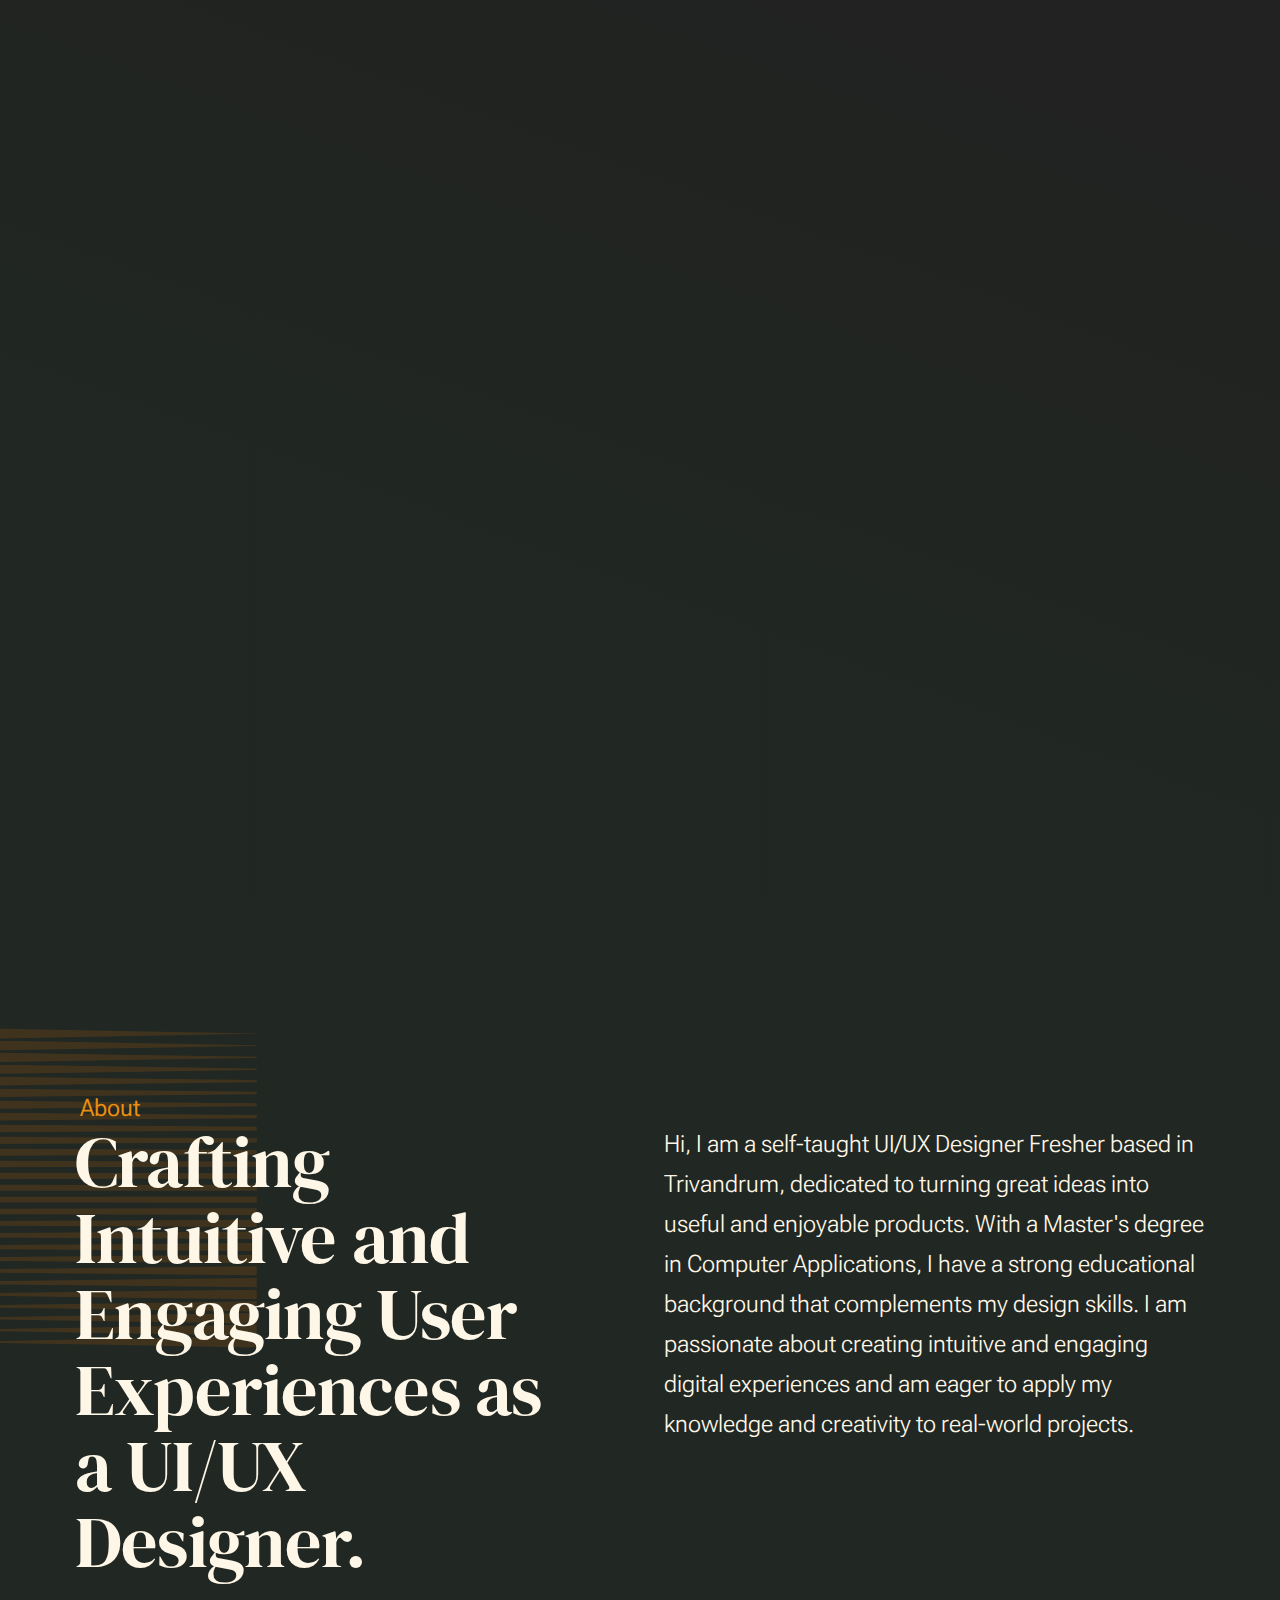
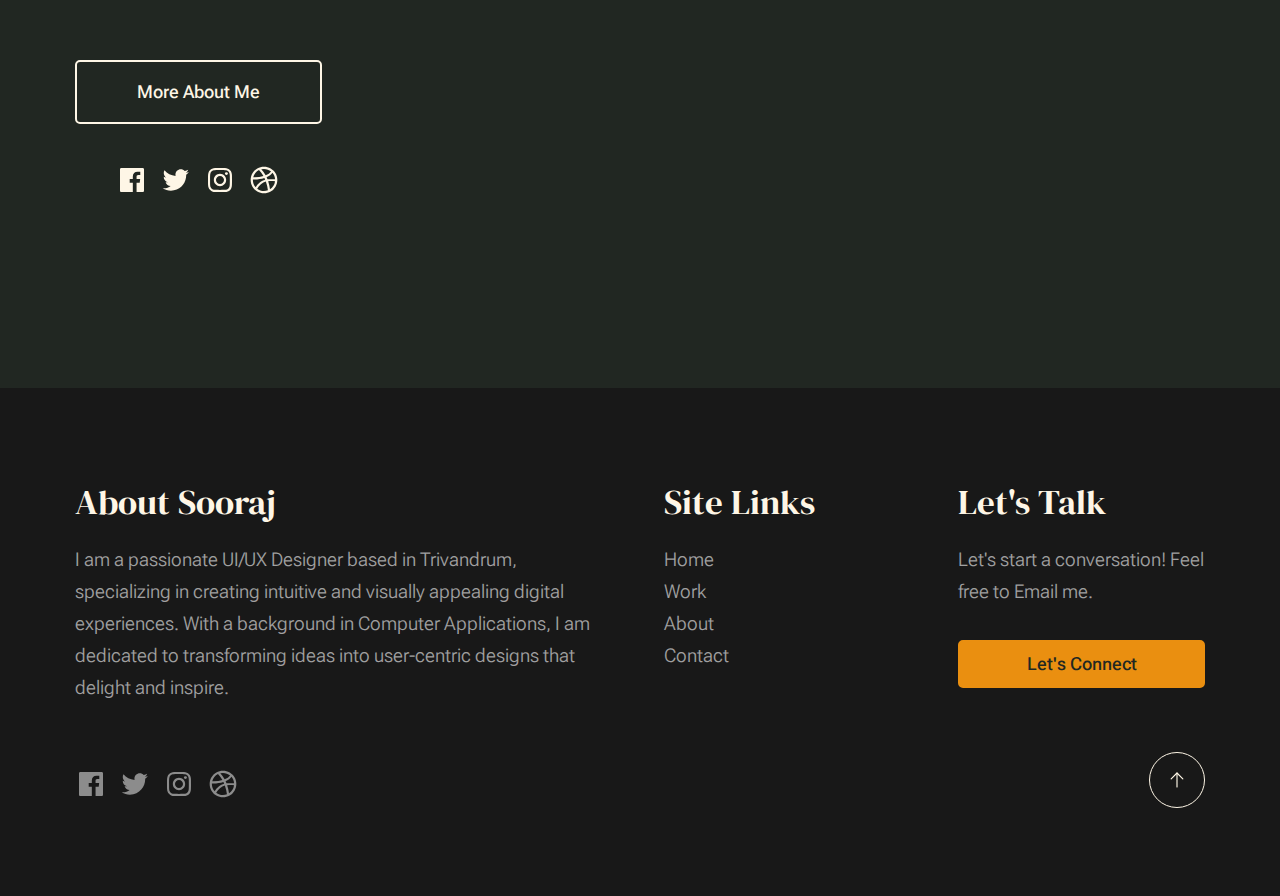
<file: index.html>
<!DOCTYPE html>
<html lang="en" class="no-js">
  <head>
    <!--- basic page needs
    ================================================== -->
    <meta charset="utf-8" />
    <meta name="viewport" content="width=device-width, initial-scale=1" />
    <title>Sooraj</title>

    <script>
      document.documentElement.classList.remove("no-js");
      document.documentElement.classList.add("js");
    </script>

    <!-- CSS
    ================================================== -->
    <link rel="stylesheet" href="vendor.css" />
    <link rel="stylesheet" href="styles.css" />

    <!-- favicons
    ================================================== -->
    <link rel="apple-touch-icon" sizes="180x180" href="apple-touch-icon.png" />
    <link rel="icon" type="image/png" sizes="32x32" href="favicon-32x32.png" />
    <link rel="icon" type="image/png" sizes="16x16" href="favicon-16x16.png" />
    <link rel="manifest" href="site.webmanifest" />
  </head>

  <body id="top">
    <!-- preloader
    ================================================== -->
    <div id="preloader">
      <div id="loader" class="dots-fade">
        <div></div>
        <div></div>
        <div></div>
      </div>
    </div>

    <!-- page wrap
    ================================================== -->
    <div id="page" class="s-pagewrap ss-home">
      <!-- # site header 
        ================================================== -->
      <header class="s-header">
        <div class="row s-header__inner width-sixteen-col">
          <div class="s-header__block">
            <div class="s-header__logo">
              <a class="logo" href="index.html">
                <img src="logo.svg" alt="Homepage" />
              </a>
            </div>

            <a class="s-header__menu-toggle" href="#0"><span>Menu</span></a>
          </div>
          <!-- end s-header__block -->

          <nav class="s-header__nav">
            <ul class="s-header__menu-links">
              <li class="current"><a href="index.html">Home</a></li>
              <li><a href="work.html">Work</a></li> 
              <li><a href="about.html">About</a></li>
              <li><a href="contact.html">Contact</a></li>
            </ul>
            <!-- s-header__menu-links -->

            <div class="s-header__contact">
              <a
                href="mailto:sreekutan1501@gmail.com"
                class="btn btn--primary s-header__contact-btn"
                >Let's Connect</a
              >
            </div>
            <!-- s-header__contact -->
          </nav>
          <!-- end s-header__nav -->
        </div>
        <!-- end s-header__inner -->
      </header>
      <!-- end s-header -->

      <!-- # site main content
        ================================================== -->
      <section id="content" class="s-content">
        <!-- intro
            ----------------------------------------------- -->
        <section id="intro" class="s-intro">
          <div class="row s-intro__content width-sixteen-col">
            <div class="column lg-12 s-intro__content-inner grid-block">
              <div class="s-intro__content-text">
                <div class="s-intro__content-pretitle text-pretitle">
                  Hello, I'm Sooraj
                </div>
                <h1 class="s-intro__content-title">
                  I am a <br />
                  UI/UX Designer,<br />Fresher.
                </h1>
              </div>
              <!-- s-intro__content-text -->

              <div class="s-intro__content-media">
                <div class="s-intro__content-media-inner">
                  <img
                    src="intro-bg.jpg"
                    srcset="intro-bg.jpg 1x, intro-bg@2x.jpg 2x"
                    alt=""
                  />
                  <div class="lines">
                    <span></span>
                  </div>
                </div>
              </div>
              <!-- s-intro__content-media -->

              <div class="s-intro__scroll-down">
                <a href="#about" class="smoothscroll">
                  <div class="scroll-icon">
                    <svg
                      xmlns="http://www.w3.org/2000/svg"
                      viewBox="0 0 24 24"
                      width="36"
                      height="36"
                      fill="none"
                      stroke="#97b34a"
                      stroke-width="1"
                      stroke-linecap="round"
                      stroke-linejoin="round"
                    >
                      &lt;!--! Atomicons Free 1.00 by @atisalab License -
                      https://atomicons.com/license/ (Icons: CC BY 4.0)
                      Copyright 2021 Atomicons --&gt;
                      <polyline points="7 13 12 18 17 13"></polyline>
                      <line x1="12" y1="18" x2="12" y2="6"></line>
                    </svg>
                  </div>
                  <span>Scroll for more</span>
                </a>
              </div>
              <!-- s-intro__scroll-down -->
            </div>
            <!-- s-intro__content-inner -->
          </div>
          <!-- s-intro__content -->
        </section>
        <!-- end s-intro -->

        <!-- about
            ----------------------------------------------- -->
        <section id="about" class="s-about target-section">
          <div class="row s-about__content width-sixteen-col">
            <div class="column grid-block grid-section-split">
              <img
                src="geometric_shape.svg"
                alt=""
                class="s-about__content-imgbg"
              />

              <div class="section-header grid-section-split__header">
                <div class="text-pretitle">About</div>
                <h2 class="text-display-title">
                  Crafting Intuitive and Engaging User Experiences as a UI/UX
                  Designer.
                </h2>
              </div>
              <!-- end section-header -->

              <div class="s-about__content-main grid-section-split__primary">
                <p class="attention-getter">
                  Hi, I am a self-taught UI/UX Designer Fresher based in Trivandrum, 
                  dedicated to turning great ideas into useful and enjoyable products. 
                  With a Master's degree in Computer Applications, I have a strong 
                  educational background that complements my design skills. 
                  I am passionate about creating intuitive and engaging digital 
                  experiences and am eager to apply my knowledge and creativity 
                  to real-world projects.
                  <!-- </p>

                <p class="attention-getter">
                  Autem tenetur commodi maiores. Lorem ipsum dolor sit, amet
                  consectetur adipisicing elit. Est eligendi fugit, facilis
                  velit reiciendis iure laudantium. Praesentium repellat
                  corrupti dolor sit sint obcaecati. Modi aut quo molestiae a
                  explicabo maiores necessitatibus nemo repellendus architecto?
                  Corrupti numquam ullam nostrum, eveniet at doloribus
                  blanditiis aliquid a est porro aspernatur pariatur culpa
                  soluta nesciunt odio quasi maxime debitis illum.
                </p>

                <p class="attention-getter">
                  Lorem ipsum dolor sit amet consectetur adipisicing elit.
                  Repellendus iste ipsam quod repellat. Hic tempora ullam
                  aperiam ipsum optio magni vel inventore voluptatibus nisi
                  maiores laboriosam fuga iure, velit eligendi ab vero minima?
                  Quae ducimus ab dignissimos iure, eos consequatur est deleniti
                  cum id aliquid neque.
                </p> -->
                </p>
              </div>

              <!-- end s-about__content-main -->

              <div class="s-about__content-btn grid-section-split__bottom">
                <a href="about.html" class="btn btn--stroke u-fullwidth"
                  >More About Me</a
                >

                <ul class="s-about__social social-list">
                  <li>
                    <a href="#0">
                      <svg
                        xmlns="http://www.w3.org/2000/svg"
                        width="24"
                        height="24"
                        viewBox="0 0 24 24"
                        style="
                          fill: rgba(0, 0, 0, 1);
                          transform: ;
                          -ms-filter: ;
                        "
                      >
                        <path
                          d="M20,3H4C3.447,3,3,3.448,3,4v16c0,0.552,0.447,1,1,1h8.615v-6.96h-2.338v-2.725h2.338v-2c0-2.325,1.42-3.592,3.5-3.592 c0.699-0.002,1.399,0.034,2.095,0.107v2.42h-1.435c-1.128,0-1.348,0.538-1.348,1.325v1.735h2.697l-0.35,2.725h-2.348V21H20 c0.553,0,1-0.448,1-1V4C21,3.448,20.553,3,20,3z"
                        ></path>
                      </svg>
                      <span class="u-screen-reader-text">Facebook</span>
                    </a>
                  </li>
                  <li>
                    <a href="#0">
                      <svg
                        xmlns="http://www.w3.org/2000/svg"
                        width="24"
                        height="24"
                        viewBox="0 0 24 24"
                        style="
                          fill: rgba(0, 0, 0, 1);
                          transform: ;
                          -ms-filter: ;
                        "
                      >
                        <path
                          d="M19.633,7.997c0.013,0.175,0.013,0.349,0.013,0.523c0,5.325-4.053,11.461-11.46,11.461c-2.282,0-4.402-0.661-6.186-1.809 c0.324,0.037,0.636,0.05,0.973,0.05c1.883,0,3.616-0.636,5.001-1.721c-1.771-0.037-3.255-1.197-3.767-2.793 c0.249,0.037,0.499,0.062,0.761,0.062c0.361,0,0.724-0.05,1.061-0.137c-1.847-0.374-3.23-1.995-3.23-3.953v-0.05 c0.537,0.299,1.16,0.486,1.82,0.511C3.534,9.419,2.823,8.184,2.823,6.787c0-0.748,0.199-1.434,0.548-2.032 c1.983,2.443,4.964,4.04,8.306,4.215c-0.062-0.3-0.1-0.611-0.1-0.923c0-2.22,1.796-4.028,4.028-4.028 c1.16,0,2.207,0.486,2.943,1.272c0.91-0.175,1.782-0.512,2.556-0.973c-0.299,0.935-0.936,1.721-1.771,2.22 c0.811-0.088,1.597-0.312,2.319-0.624C21.104,6.712,20.419,7.423,19.633,7.997z"
                        ></path>
                      </svg>
                      <span class="u-screen-reader-text">Twitter</span>
                    </a>
                  </li>
                  <li>
                    <a href="#0">
                      <svg
                        xmlns="http://www.w3.org/2000/svg"
                        width="24"
                        height="24"
                        viewBox="0 0 24 24"
                        style="
                          fill: rgba(0, 0, 0, 1);
                          transform: ;
                          -ms-filter: ;
                        "
                      >
                        <path
                          d="M11.999,7.377c-2.554,0-4.623,2.07-4.623,4.623c0,2.554,2.069,4.624,4.623,4.624c2.552,0,4.623-2.07,4.623-4.624 C16.622,9.447,14.551,7.377,11.999,7.377L11.999,7.377z M11.999,15.004c-1.659,0-3.004-1.345-3.004-3.003 c0-1.659,1.345-3.003,3.004-3.003s3.002,1.344,3.002,3.003C15.001,13.659,13.658,15.004,11.999,15.004L11.999,15.004z"
                        ></path>
                        <circle cx="16.806" cy="7.207" r="1.078"></circle>
                        <path
                          d="M20.533,6.111c-0.469-1.209-1.424-2.165-2.633-2.632c-0.699-0.263-1.438-0.404-2.186-0.42 c-0.963-0.042-1.268-0.054-3.71-0.054s-2.755,0-3.71,0.054C7.548,3.074,6.809,3.215,6.11,3.479C4.9,3.946,3.945,4.902,3.477,6.111 c-0.263,0.7-0.404,1.438-0.419,2.186c-0.043,0.962-0.056,1.267-0.056,3.71c0,2.442,0,2.753,0.056,3.71 c0.015,0.748,0.156,1.486,0.419,2.187c0.469,1.208,1.424,2.164,2.634,2.632c0.696,0.272,1.435,0.426,2.185,0.45 c0.963,0.042,1.268,0.055,3.71,0.055s2.755,0,3.71-0.055c0.747-0.015,1.486-0.157,2.186-0.419c1.209-0.469,2.164-1.424,2.633-2.633 c0.263-0.7,0.404-1.438,0.419-2.186c0.043-0.962,0.056-1.267,0.056-3.71s0-2.753-0.056-3.71C20.941,7.57,20.801,6.819,20.533,6.111z M19.315,15.643c-0.007,0.576-0.111,1.147-0.311,1.688c-0.305,0.787-0.926,1.409-1.712,1.711c-0.535,0.199-1.099,0.303-1.67,0.311 c-0.95,0.044-1.218,0.055-3.654,0.055c-2.438,0-2.687,0-3.655-0.055c-0.569-0.007-1.135-0.112-1.669-0.311 c-0.789-0.301-1.414-0.923-1.719-1.711c-0.196-0.534-0.302-1.099-0.311-1.669c-0.043-0.95-0.053-1.218-0.053-3.654 c0-2.437,0-2.686,0.053-3.655c0.007-0.576,0.111-1.146,0.311-1.687c0.305-0.789,0.93-1.41,1.719-1.712 c0.534-0.198,1.1-0.303,1.669-0.311c0.951-0.043,1.218-0.055,3.655-0.055c2.437,0,2.687,0,3.654,0.055 c0.571,0.007,1.135,0.112,1.67,0.311c0.786,0.303,1.407,0.925,1.712,1.712c0.196,0.534,0.302,1.099,0.311,1.669 c0.043,0.951,0.054,1.218,0.054,3.655c0,2.436,0,2.698-0.043,3.654H19.315z"
                        ></path>
                      </svg>
                      <span class="u-screen-reader-text">Instagram</span>
                    </a>
                  </li>
                  <li>
                    <a href="#0">
                      <svg
                        xmlns="http://www.w3.org/2000/svg"
                        width="24"
                        height="24"
                        viewBox="0 0 24 24"
                        style="fill: rgba(0, 0, 0, 1); transform: ; msfilter: "
                      >
                        <path
                          d="M20.66 6.98a9.932 9.932 0 0 0-3.641-3.64C15.486 2.447 13.813 2 12 2s-3.486.447-5.02 1.34c-1.533.893-2.747 2.107-3.64 3.64S2 10.187 2 12s.446 3.487 1.34 5.02a9.924 9.924 0 0 0 3.641 3.64C8.514 21.553 10.187 22 12 22s3.486-.447 5.02-1.34a9.932 9.932 0 0 0 3.641-3.64C21.554 15.487 22 13.813 22 12s-.446-3.487-1.34-5.02zM12 3.66c2 0 3.772.64 5.32 1.919-.92 1.174-2.286 2.14-4.1 2.9-1.002-1.813-2.088-3.327-3.261-4.54A7.715 7.715 0 0 1 12 3.66zM5.51 6.8a8.116 8.116 0 0 1 2.711-2.22c1.212 1.201 2.325 2.7 3.34 4.5-2 .6-4.114.9-6.341.9-.573 0-1.006-.013-1.3-.04A8.549 8.549 0 0 1 5.51 6.8zM3.66 12c0-.054.003-.12.01-.2.007-.08.01-.146.01-.2.254.014.641.02 1.161.02 2.666 0 5.146-.367 7.439-1.1.187.373.381.793.58 1.26-1.32.293-2.674 1.006-4.061 2.14S6.4 16.247 5.76 17.5c-1.4-1.587-2.1-3.42-2.1-5.5zM12 20.34c-1.894 0-3.594-.587-5.101-1.759.601-1.187 1.524-2.322 2.771-3.401 1.246-1.08 2.483-1.753 3.71-2.02a29.441 29.441 0 0 1 1.56 6.62 8.166 8.166 0 0 1-2.94.56zm7.08-3.96a8.351 8.351 0 0 1-2.58 2.621c-.24-2.08-.7-4.107-1.379-6.081.932-.066 1.765-.1 2.5-.1.799 0 1.686.034 2.659.1a8.098 8.098 0 0 1-1.2 3.46zm-1.24-5c-1.16 0-2.233.047-3.22.14a27.053 27.053 0 0 0-.68-1.62c2.066-.906 3.532-2.006 4.399-3.3 1.2 1.414 1.854 3.027 1.96 4.84-.812-.04-1.632-.06-2.459-.06z"
                        ></path>
                      </svg>
                      <span class="u-screen-reader-text">Dribbble</span>
                    </a>
                  </li>
                </ul>
                <!-- end s-footer__social -->
              </div>
              <!-- end s-about__content-btn -->
            </div>
            <!-- content-inner -->
          </div>
        </section>
        <!-- end s-about -->

      <!-- # footer 
        ================================================== -->
      <footer class="s-footer">
        <div class="row s-footer__content">
          <div class="column xl-6 lg-6 md-12 s-footer__block s-footer__about">
            <h3>About Sooraj</h3>
            <p>
              I am a passionate UI/UX Designer based in Trivandrum, 
              specializing in creating intuitive and visually appealing digital
              experiences. With a background in Computer Applications, 
              I am dedicated to transforming ideas into user-centric designs 
              that delight and inspire.
            </p>
          </div>
          <div
            class="column xl-3 lg-6 md-12 s-footer__block s-footer__site-links"
          >
            <h3>Site Links</h3>
            <ul class="link-list">
              <li><a href="index.html">Home</a></li>
              <li><a href="work.html">Work</a></li>
              <li><a href="about.html">About</a></li>
              <li><a href="contact.html">Contact</a></li>
              <!-- <li>
                <a href="https://www.dreamhost.com/r.cgi?287326">DreamHost</a>
              </li> -->
            </ul>
          </div>
          <div
            class="column xl-3 lg-6 md-12 tab-12 s-footer__block s-footer__newsletter"
          >
            <h3>Let's Talk</h3>

            <p>
              Let's start a conversation! Feel free to Email me.
            </p>

            <div class="subscribe-form">
              <form id="mc-form" class="mc-form">
                  <a href="mailto:sreekutan1501@gmail.com" class="btn btn--primary btn--small u-fullwidth">Let's Connect</a>
                  <!-- <div style="position: absolute; left: -5000px;" aria-hidden="true"><input type="text" name="b_cdb7b577e41181934ed6a6a44_9a91cfe7b3" tabindex="-1" value=""></div> -->
                  <div class="mc-status"></div>
              </form>
          </div>
          
          </div>
        </div>

        <div class="row s-footer__bottom">
          <div class="column xl-6 lg-12">
            <ul class="s-footer__social social-list">
              <li>
                <a href="#0">
                  <svg
                    xmlns="http://www.w3.org/2000/svg"
                    width="24"
                    height="24"
                    viewBox="0 0 24 24"
                    style="fill: rgba(0, 0, 0, 1); transform: ; -ms-filter: "
                  >
                    <path
                      d="M20,3H4C3.447,3,3,3.448,3,4v16c0,0.552,0.447,1,1,1h8.615v-6.96h-2.338v-2.725h2.338v-2c0-2.325,1.42-3.592,3.5-3.592 c0.699-0.002,1.399,0.034,2.095,0.107v2.42h-1.435c-1.128,0-1.348,0.538-1.348,1.325v1.735h2.697l-0.35,2.725h-2.348V21H20 c0.553,0,1-0.448,1-1V4C21,3.448,20.553,3,20,3z"
                    ></path>
                  </svg>
                  <span class="u-screen-reader-text">Facebook</span>
                </a>
              </li>
              <li>
                <a href="#0">
                  <svg
                    xmlns="http://www.w3.org/2000/svg"
                    width="24"
                    height="24"
                    viewBox="0 0 24 24"
                    style="fill: rgba(0, 0, 0, 1); transform: ; -ms-filter: "
                  >
                    <path
                      d="M19.633,7.997c0.013,0.175,0.013,0.349,0.013,0.523c0,5.325-4.053,11.461-11.46,11.461c-2.282,0-4.402-0.661-6.186-1.809 c0.324,0.037,0.636,0.05,0.973,0.05c1.883,0,3.616-0.636,5.001-1.721c-1.771-0.037-3.255-1.197-3.767-2.793 c0.249,0.037,0.499,0.062,0.761,0.062c0.361,0,0.724-0.05,1.061-0.137c-1.847-0.374-3.23-1.995-3.23-3.953v-0.05 c0.537,0.299,1.16,0.486,1.82,0.511C3.534,9.419,2.823,8.184,2.823,6.787c0-0.748,0.199-1.434,0.548-2.032 c1.983,2.443,4.964,4.04,8.306,4.215c-0.062-0.3-0.1-0.611-0.1-0.923c0-2.22,1.796-4.028,4.028-4.028 c1.16,0,2.207,0.486,2.943,1.272c0.91-0.175,1.782-0.512,2.556-0.973c-0.299,0.935-0.936,1.721-1.771,2.22 c0.811-0.088,1.597-0.312,2.319-0.624C21.104,6.712,20.419,7.423,19.633,7.997z"
                    ></path>
                  </svg>
                  <span class="u-screen-reader-text">Twitter</span>
                </a>
              </li>
              <li>
                <a href="#0">
                  <svg
                    xmlns="http://www.w3.org/2000/svg"
                    width="24"
                    height="24"
                    viewBox="0 0 24 24"
                    style="fill: rgba(0, 0, 0, 1); transform: ; -ms-filter: "
                  >
                    <path
                      d="M11.999,7.377c-2.554,0-4.623,2.07-4.623,4.623c0,2.554,2.069,4.624,4.623,4.624c2.552,0,4.623-2.07,4.623-4.624 C16.622,9.447,14.551,7.377,11.999,7.377L11.999,7.377z M11.999,15.004c-1.659,0-3.004-1.345-3.004-3.003 c0-1.659,1.345-3.003,3.004-3.003s3.002,1.344,3.002,3.003C15.001,13.659,13.658,15.004,11.999,15.004L11.999,15.004z"
                    ></path>
                    <circle cx="16.806" cy="7.207" r="1.078"></circle>
                    <path
                      d="M20.533,6.111c-0.469-1.209-1.424-2.165-2.633-2.632c-0.699-0.263-1.438-0.404-2.186-0.42 c-0.963-0.042-1.268-0.054-3.71-0.054s-2.755,0-3.71,0.054C7.548,3.074,6.809,3.215,6.11,3.479C4.9,3.946,3.945,4.902,3.477,6.111 c-0.263,0.7-0.404,1.438-0.419,2.186c-0.043,0.962-0.056,1.267-0.056,3.71c0,2.442,0,2.753,0.056,3.71 c0.015,0.748,0.156,1.486,0.419,2.187c0.469,1.208,1.424,2.164,2.634,2.632c0.696,0.272,1.435,0.426,2.185,0.45 c0.963,0.042,1.268,0.055,3.71,0.055s2.755,0,3.71-0.055c0.747-0.015,1.486-0.157,2.186-0.419c1.209-0.469,2.164-1.424,2.633-2.633 c0.263-0.7,0.404-1.438,0.419-2.186c0.043-0.962,0.056-1.267,0.056-3.71s0-2.753-0.056-3.71C20.941,7.57,20.801,6.819,20.533,6.111z M19.315,15.643c-0.007,0.576-0.111,1.147-0.311,1.688c-0.305,0.787-0.926,1.409-1.712,1.711c-0.535,0.199-1.099,0.303-1.67,0.311 c-0.95,0.044-1.218,0.055-3.654,0.055c-2.438,0-2.687,0-3.655-0.055c-0.569-0.007-1.135-0.112-1.669-0.311 c-0.789-0.301-1.414-0.923-1.719-1.711c-0.196-0.534-0.302-1.099-0.311-1.669c-0.043-0.95-0.053-1.218-0.053-3.654 c0-2.437,0-2.686,0.053-3.655c0.007-0.576,0.111-1.146,0.311-1.687c0.305-0.789,0.93-1.41,1.719-1.712 c0.534-0.198,1.1-0.303,1.669-0.311c0.951-0.043,1.218-0.055,3.655-0.055c2.437,0,2.687,0,3.654,0.055 c0.571,0.007,1.135,0.112,1.67,0.311c0.786,0.303,1.407,0.925,1.712,1.712c0.196,0.534,0.302,1.099,0.311,1.669 c0.043,0.951,0.054,1.218,0.054,3.655c0,2.436,0,2.698-0.043,3.654H19.315z"
                    ></path>
                  </svg>
                  <span class="u-screen-reader-text">Instagram</span>
                </a>
              </li>
              <li>
                <a href="#0">
                  <svg
                    xmlns="http://www.w3.org/2000/svg"
                    width="24"
                    height="24"
                    viewBox="0 0 24 24"
                    style="fill: rgba(0, 0, 0, 1); transform: ; msfilter: "
                  >
                    <path
                      d="M20.66 6.98a9.932 9.932 0 0 0-3.641-3.64C15.486 2.447 13.813 2 12 2s-3.486.447-5.02 1.34c-1.533.893-2.747 2.107-3.64 3.64S2 10.187 2 12s.446 3.487 1.34 5.02a9.924 9.924 0 0 0 3.641 3.64C8.514 21.553 10.187 22 12 22s3.486-.447 5.02-1.34a9.932 9.932 0 0 0 3.641-3.64C21.554 15.487 22 13.813 22 12s-.446-3.487-1.34-5.02zM12 3.66c2 0 3.772.64 5.32 1.919-.92 1.174-2.286 2.14-4.1 2.9-1.002-1.813-2.088-3.327-3.261-4.54A7.715 7.715 0 0 1 12 3.66zM5.51 6.8a8.116 8.116 0 0 1 2.711-2.22c1.212 1.201 2.325 2.7 3.34 4.5-2 .6-4.114.9-6.341.9-.573 0-1.006-.013-1.3-.04A8.549 8.549 0 0 1 5.51 6.8zM3.66 12c0-.054.003-.12.01-.2.007-.08.01-.146.01-.2.254.014.641.02 1.161.02 2.666 0 5.146-.367 7.439-1.1.187.373.381.793.58 1.26-1.32.293-2.674 1.006-4.061 2.14S6.4 16.247 5.76 17.5c-1.4-1.587-2.1-3.42-2.1-5.5zM12 20.34c-1.894 0-3.594-.587-5.101-1.759.601-1.187 1.524-2.322 2.771-3.401 1.246-1.08 2.483-1.753 3.71-2.02a29.441 29.441 0 0 1 1.56 6.62 8.166 8.166 0 0 1-2.94.56zm7.08-3.96a8.351 8.351 0 0 1-2.58 2.621c-.24-2.08-.7-4.107-1.379-6.081.932-.066 1.765-.1 2.5-.1.799 0 1.686.034 2.659.1a8.098 8.098 0 0 1-1.2 3.46zm-1.24-5c-1.16 0-2.233.047-3.22.14a27.053 27.053 0 0 0-.68-1.62c2.066-.906 3.532-2.006 4.399-3.3 1.2 1.414 1.854 3.027 1.96 4.84-.812-.04-1.632-.06-2.459-.06z"
                    ></path>
                  </svg>
                  <span class="u-screen-reader-text">Dribbble</span>
                </a>
              </li>
            </ul>
            <!-- end s-footer__social -->
          </div>
          <div class="column xl-6 lg-12">
            <!-- <p class="ss-copyright">
              <span>© Copyright Sooraj 2024</span>
              <span
                >Design by
                <a href="https://www.styleshout.com/">StyleShout</a>
                Distribution By
                <a href="https://themewagon.com">ThemeWagon</a></span
              >
            </p> -->
          </div>

          <div class="ss-go-top">
            <a class="smoothscroll" title="Back to Top" href="#top">
              <svg
                xmlns="http://www.w3.org/2000/svg"
                viewBox="0 0 24 24"
                width="36"
                height="36"
                fill="none"
                stroke="#ffffff"
                stroke-width="1"
                stroke-linecap="round"
                stroke-linejoin="round"
              >
                &lt;!--! Atomicons Free 1.00 by @atisalab License -
                https://atomicons.com/license/ (Icons: CC BY 4.0) Copyright 2021
                Atomicons --&gt;
                <polyline points="17 11 12 6 7 11"></polyline>
                <line x1="12" y1="18" x2="12" y2="6"></line>
              </svg>
            </a>
          </div>
          <!-- end ss-go-top -->
        </div>
      </footer>
      <!-- end s-footer -->
    </div>
    <!-- end page-wrap -->

    <!-- Java Script
    ================================================== -->
    <script src="plugins.js"></script>
    <script src="main.js"></script>
  </body>
</html>
</file>
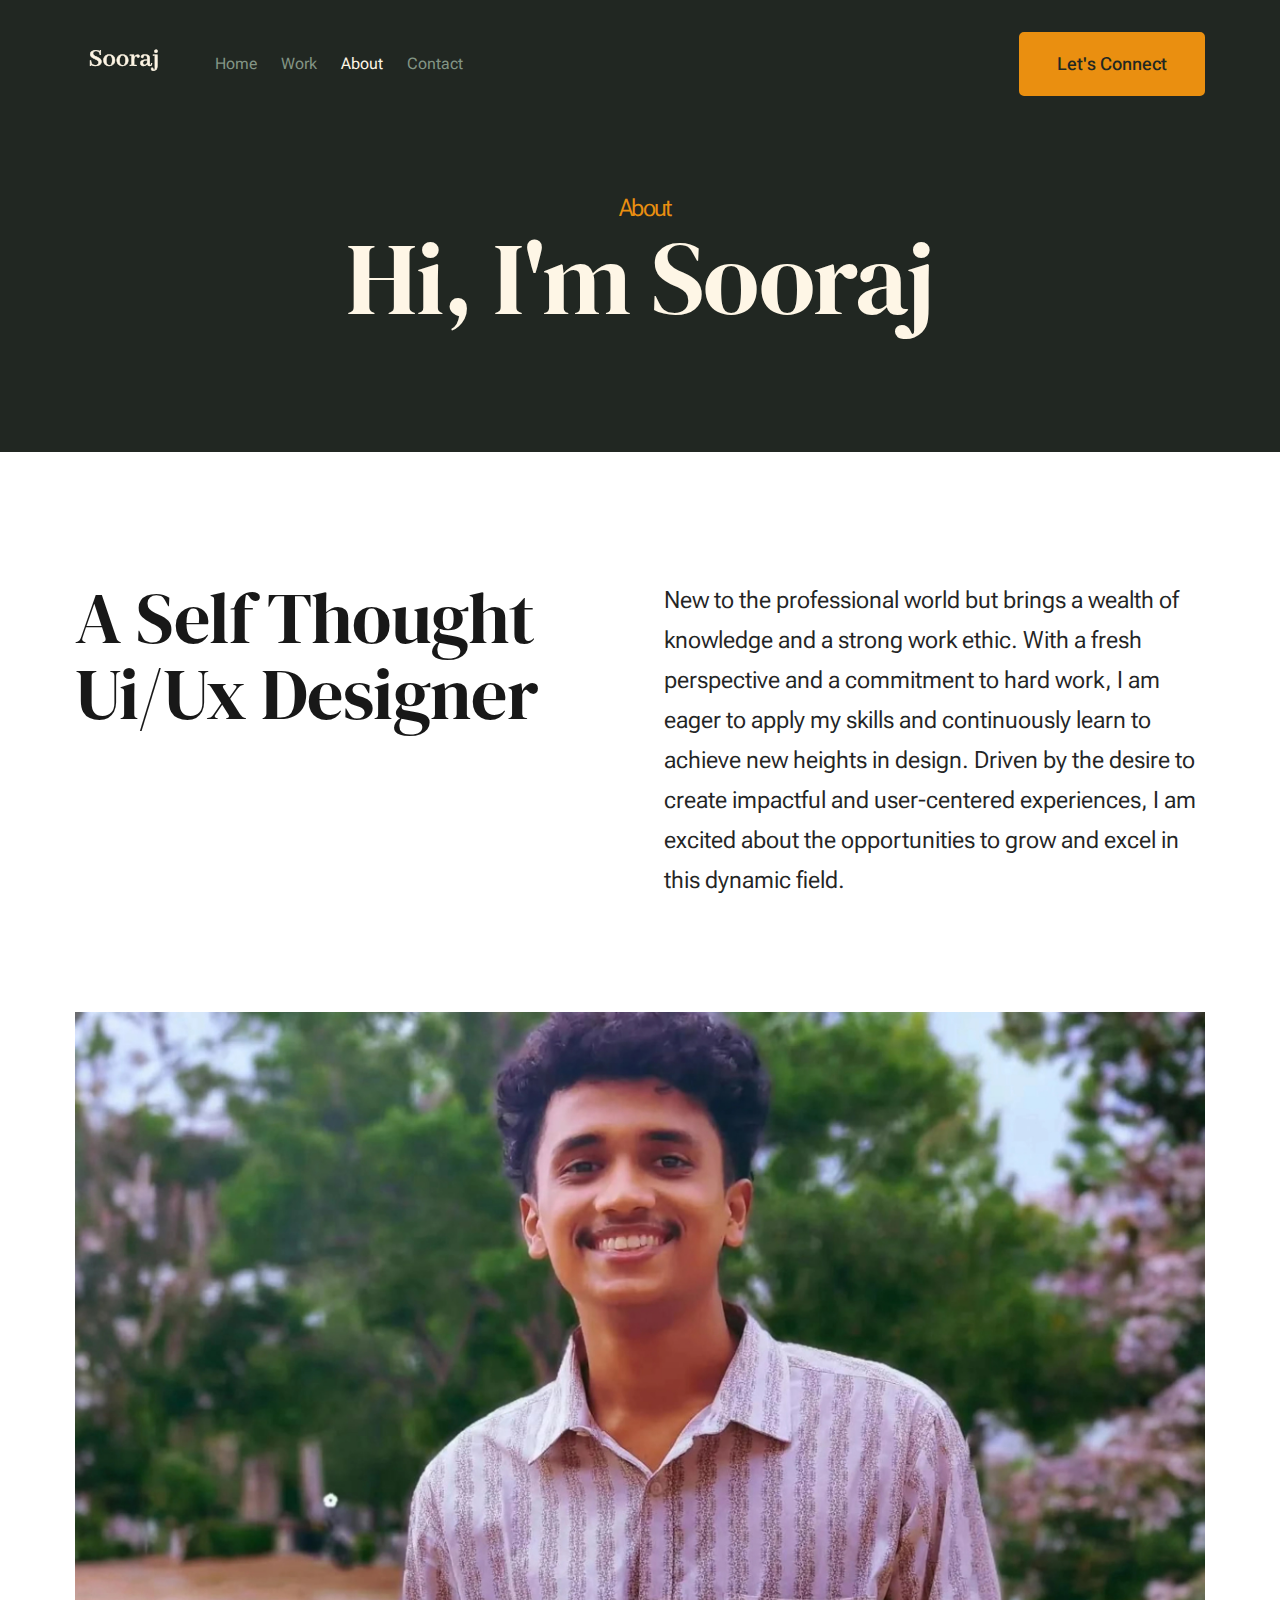
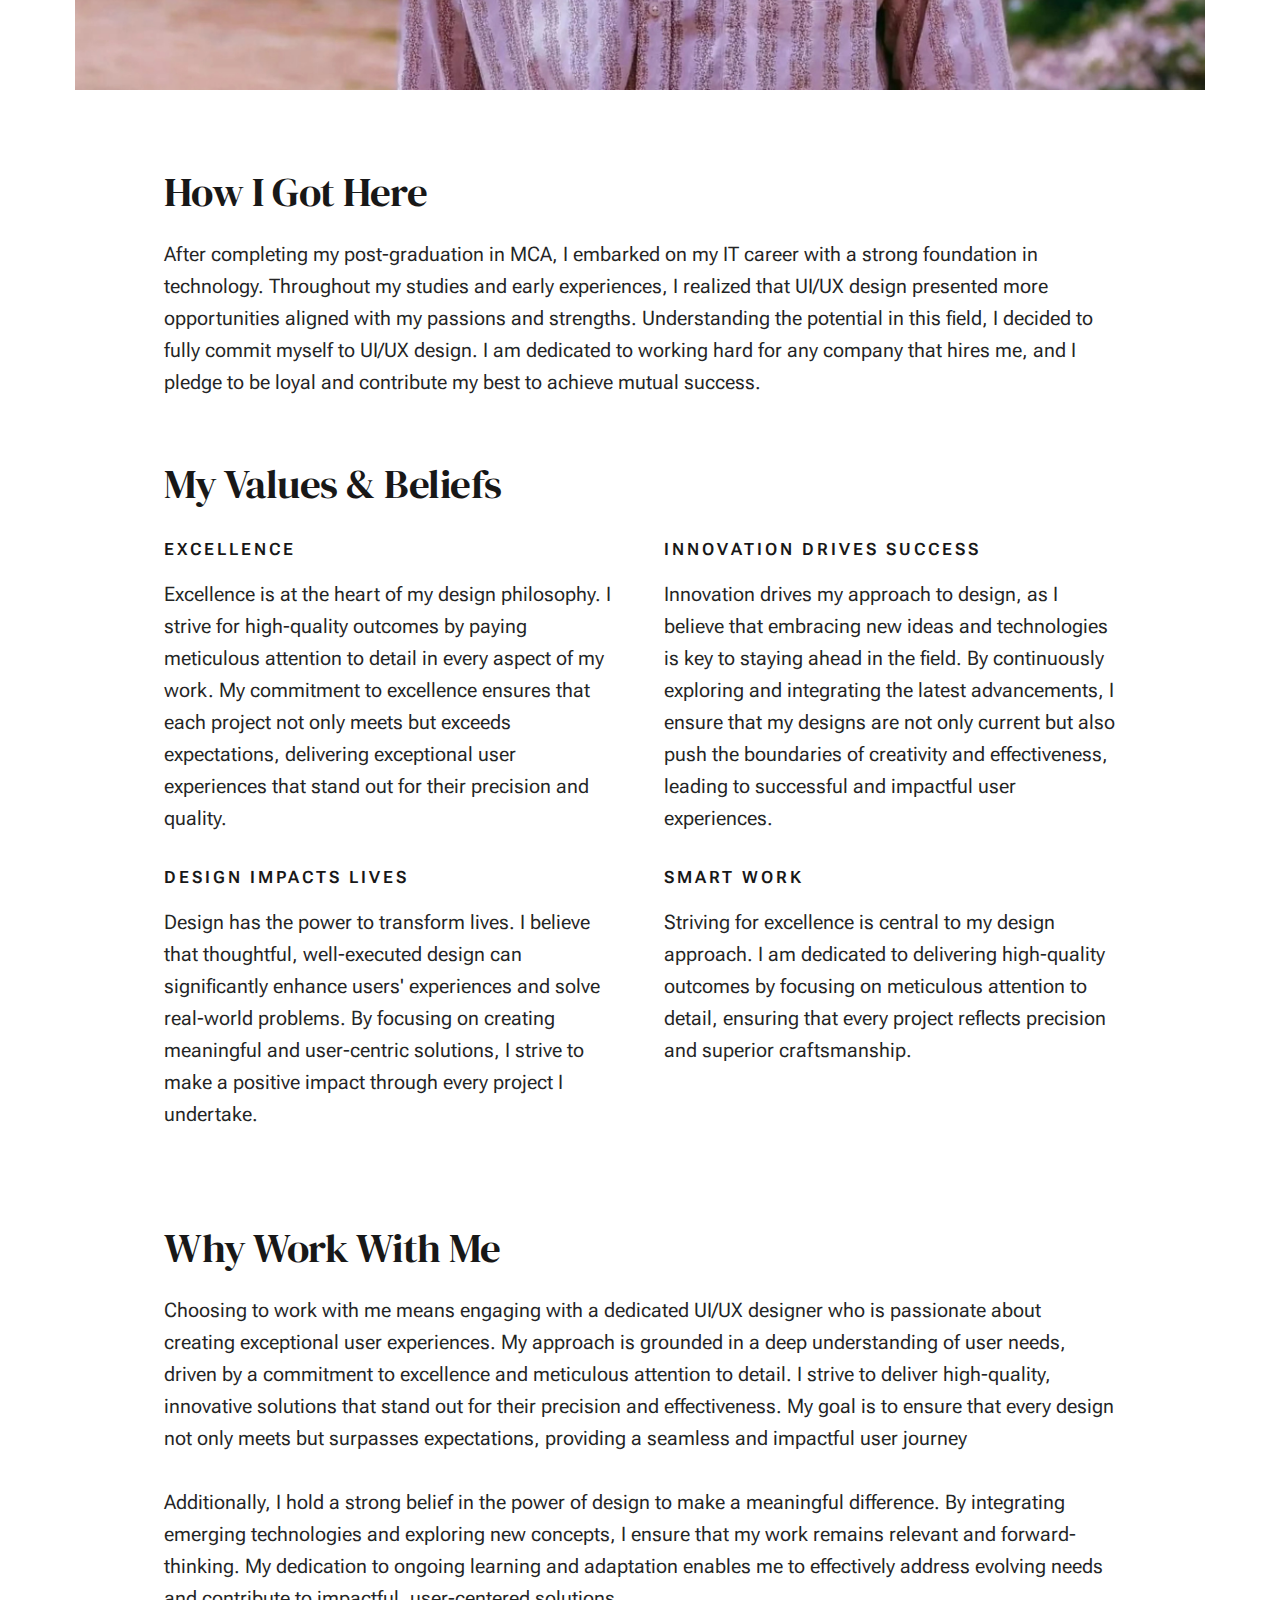
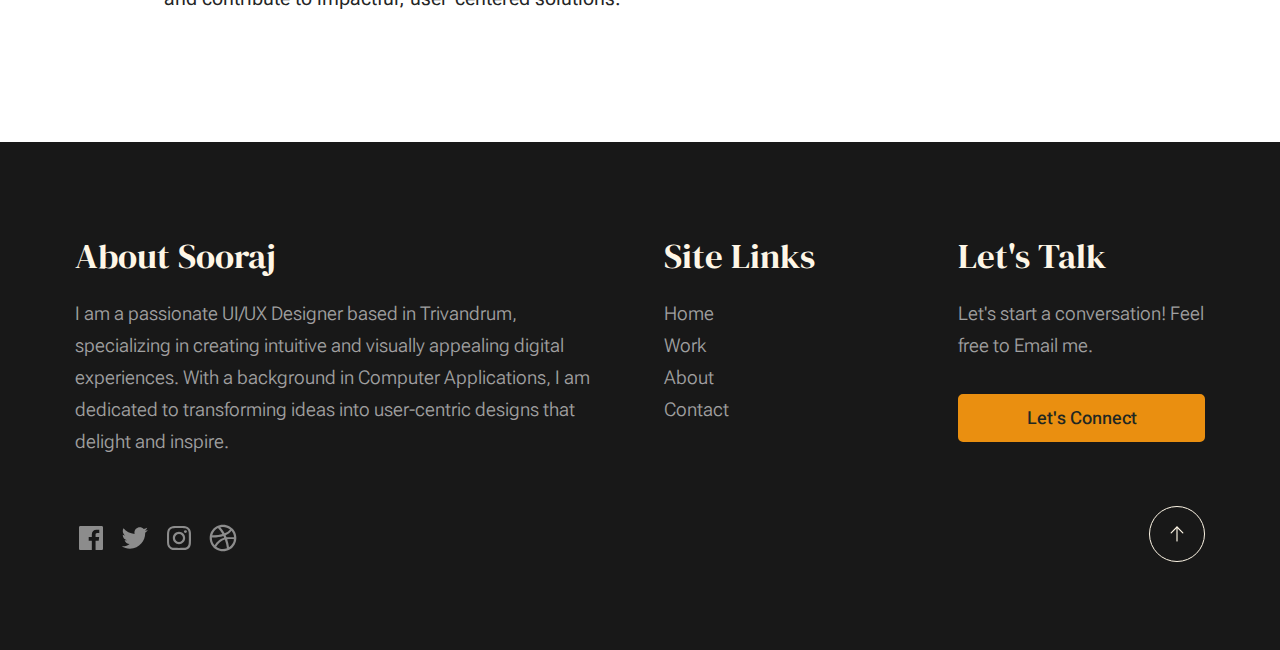
<file: about.html>
<!DOCTYPE html>
<html lang="en" class="no-js">
  <head>
    <!--- basic page needs
    ================================================== -->
    <meta charset="utf-8" />
    <meta name="viewport" content="width=device-width, initial-scale=1" />
    <title>About - Sooraj</title>

    <script>
      document.documentElement.classList.remove("no-js");
      document.documentElement.classList.add("js");
    </script>

    <!-- CSS
    ================================================== -->
    <link rel="stylesheet" href="vendor.css" />
    <link rel="stylesheet" href="styles.css" />

    <!-- favicons
    ================================================== -->
    <link rel="apple-touch-icon" sizes="180x180" href="apple-touch-icon.png" />
    <link rel="icon" type="image/png" sizes="32x32" href="favicon-32x32.png" />
    <link rel="icon" type="image/png" sizes="16x16" href="favicon-16x16.png" />
    <link rel="manifest" href="site.webmanifest" />
  </head>

  <body id="top">
    <!-- preloader
    ================================================== -->
    <div id="preloader">
      <div id="loader" class="dots-fade">
        <div></div>
        <div></div>
        <div></div>
      </div>
    </div>

    <!-- page wrap
    ================================================== -->
    <div id="page" class="s-pagewrap">
      <!-- # site header 
        ================================================== -->
      <header class="s-header">
        <div class="row s-header__inner width-sixteen-col">
          <div class="s-header__block">
            <div class="s-header__logo">
              <a class="logo" href="index.html">
                <img src="logo.svg" alt="Homepage" />
              </a>
            </div>

            <a class="s-header__menu-toggle" href="#0"><span>Menu</span></a>
          </div>
          <!-- end s-header__block -->

          <nav class="s-header__nav">
            <ul class="s-header__menu-links">
              <li><a href="index.html">Home</a></li>
              <li><a href="work.html">Work</a></li>
              <li class="current"><a href="about.html">About</a></li>
              <li><a href="contact.html">Contact</a></li>
            </ul>
            <!-- s-header__menu-links -->

            <div class="s-header__contact">
              <a
                href="mailto:sreekutan1501@gmail.com"
                class="btn btn--primary s-header__contact-btn"
                >Let's Connect</a
              >
            </div>
            <!-- s-header__contact -->
          </nav>
          <!-- end s-header__nav -->
        </div>
        <!-- end s-header__inner -->
      </header>
      <!-- end s-header -->

      <!-- # site main content
        ================================================== -->
      <section id="content" class="s-content">
        <section class="s-pageheader pageheader">
          <div class="row">
            <div class="column xl-12">
              <h1 class="page-title">
                <span class="page-title__small-type text-pretitle">About</span>
                Hi, I'm Sooraj
              </h1>
            </div>
          </div>
        </section>
        <!-- end pageheader -->

        <section class="s-pagecontent pagecontent">
          <div class="row pageintro">
            <div class="column xl-6 lg-12">
              <h2 class="text-display-title">
                A Self Thought Ui/Ux Designer
              </h2>
            </div>
            <div class="column xl-6 lg-12 u-flexitem-x-right">
              <p class="lead">
                New to the professional world but brings a wealth of knowledge 
                and a strong work ethic. With a fresh perspective and a commitment 
                to hard work, I am eager to apply my skills and continuously 
                learn to achieve new heights in design. Driven by the desire to 
                create impactful and user-centered experiences, I am excited about 
                the opportunities to grow and excel in this dynamic field.
              </p>
            </div>
          </div>
          <!-- end pageintro -->

          <div class="row pagemedia">
            <d class="column xl-12">
              <figure class="page-media">
                <img
                  src="about-1200.jpg"
                  srcset="
                    about-2400.jpg 2400w,
                    about-1200.jpg 1200w,
                    about-600.jpg   600w
                  "
                  sizes="(max-width: 2400px) 100vw, 2400px"
                  alt=""
                />
              </figure>
            </d>
          </div>
          <!-- end pagemedia -->

          <div class="row width-narrower pagemain">
            <div class="column xl-12">
              <h2>How I Got Here</h2>
              <p>
                After completing my post-graduation in MCA, I embarked on my
                IT career with a strong foundation in technology. Throughout 
                my studies and early experiences, I realized that UI/UX design 
                presented more opportunities aligned with my passions and 
                strengths. Understanding the potential in this field, 
                I decided to fully commit myself to UI/UX design. I am 
                dedicated to working hard for any company that hires me, 
                and I pledge to be loyal and contribute my best to achieve 
                mutual success.
              </p>

              <h2 class="u-add-bottom">My Values & Beliefs</h2>

              <div class="grid-list-items list-items">
                <div
                  class="grid-list-items__item list-items__item u-remove-bottom"
                >
                  <div class="list-items__item-header">
                    <h6 class="list-items__item-small-title">Excellence</h6>
                  </div>
                  <p>
                    Excellence is at the heart of my design philosophy. 
                    I strive for high-quality outcomes by paying meticulous 
                    attention to detail in every aspect of my work. My commitment 
                    to excellence ensures that each project not only meets but exceeds 
                    expectations, delivering exceptional user experiences that 
                    stand out for their precision and quality.
                  </p>
                </div>
                <div
                  class="grid-list-items__item list-items__item u-remove-bottom"
                >
                  <div class="list-items__item-header">
                    <h6 class="list-items__item-small-title">Innovation Drives Success</h6>
                  </div>
                  <p>
                    Innovation drives my approach to design, as I believe that 
                    embracing new ideas and technologies is key to staying ahead 
                    in the field. By continuously exploring and integrating the 
                    latest advancements, I ensure that my designs are not only 
                    current but also push the boundaries of creativity and 
                    effectiveness, leading to successful and impactful user 
                    experiences.
                  </p>
                </div>
                <div
                  class="grid-list-items__item list-items__item u-remove-bottom"
                >
                  <div class="list-items__item-header">
                    <h6 class="list-items__item-small-title">Design Impacts Lives</h6>
                  </div>
                  <p>
                    Design has the power to transform lives. 
                    I believe that thoughtful, well-executed design can 
                    significantly enhance users' experiences and solve 
                    real-world problems. By focusing on creating meaningful and 
                    user-centric solutions, I strive to make a positive 
                    impact through every project I undertake.
                  </p>
                </div>
                <div
                  class="grid-list-items__item list-items__item u-remove-bottom"
                >
                  <div class="list-items__item-header">
                    <h6 class="list-items__item-small-title">Smart Work</h6>
                  </div>
                  <p>
                    Striving for excellence is central to my design 
                    approach. I am dedicated to delivering high-quality 
                    outcomes by focusing on meticulous attention to 
                    detail, ensuring that every project reflects precision 
                    and superior craftsmanship.
                  </p>
                </div>
              </div>
              <!--grid-list-items -->

              <h2>Why Work With Me</h2>
              <p>
                Choosing to work with me means engaging with 
                a dedicated UI/UX designer who is passionate 
                about creating exceptional user experiences. 
                My approach is grounded in a deep understanding 
                of user needs, driven by a commitment to excellence 
                and meticulous attention to detail. I strive to deliver 
                high-quality, innovative solutions that stand out for 
                their precision and effectiveness. My goal is to ensure 
                that every design not only meets but surpasses expectations, 
                providing a seamless and impactful user journey
              </p>

              <p>
                Additionally, I hold a strong belief in 
                the power of design to make a meaningful difference.
                 By integrating emerging technologies and exploring 
                 new concepts, I ensure that my work remains relevant and 
                 forward-thinking. My dedication to ongoing learning and 
                 adaptation enables me to effectively address evolving needs 
                 and contribute to impactful, user-centered solutions.
              </p>

              <!-- <h2>A Few More Words About Myself</h2>
              <p>
                Lorem ipsum dolor sit amet consectetur adipisicing elit. Et
                assumenda debitis aut quidem ad voluptates quibusdam soluta
                temporibus, eveniet nobis tempore sunt, provident sapiente
                accusamus dignissimos voluptatum fugiat nulla dicta nihil
                molestiae aspernatur error in. Ut quo porro voluptatum delectus
                asperiores culpa non cum facere minima nesciunt assumenda,
                praesentium reprehenderit accusamus, quam repellat nobis nemo?
                Ut magnam unde culpa pariatur possimus sunt fugiat ea maxime
                praesentium eaque quo odio sed eligendi harum dolor, repellendus
                reprehenderit facere nihil quam. Saepe, magni.
              </p> -->
            </div>
            <!-- end grid-block-->
          </div>
          <!-- end pagemain -->
        </section>
        <!-- pagecontent -->

        

      <!-- # footer 
        ================================================== -->
        <footer class="s-footer">
          <div class="row s-footer__content">
            <div class="column xl-6 lg-6 md-12 s-footer__block s-footer__about">
              <h3>About Sooraj</h3>
              <p>
                I am a passionate UI/UX Designer based in Trivandrum, 
                specializing in creating intuitive and visually appealing digital
                experiences. With a background in Computer Applications, 
                I am dedicated to transforming ideas into user-centric designs 
                that delight and inspire.
              </p>
            </div>
            <div
              class="column xl-3 lg-6 md-12 s-footer__block s-footer__site-links"
            >
              <h3>Site Links</h3>
              <ul class="link-list">
                <li><a href="index.html">Home</a></li>
                <!-- <li><a href="services.html">Services</a></li>
                <li><a href="blog.html">Journal</a></li> -->
                <li><a href="#">Work</a></li>
                <li><a href="about.html">About</a></li>
                <li><a href="contact.html">Contact</a></li>
                <!-- <li>
                  <a href="https://www.dreamhost.com/r.cgi?287326">DreamHost</a>
                </li> -->
              </ul>
            </div>
            <div
              class="column xl-3 lg-6 md-12 tab-12 s-footer__block s-footer__newsletter"
            >
              <h3>Let's Talk</h3>
  
              <p>
                Let's start a conversation! Feel free to Email me.
              </p>
  
              <div class="subscribe-form">
                <form id="mc-form" class="mc-form">
                    <a href="mailto:sreekutan1501@gmail.com" class="btn btn--primary btn--small u-fullwidth">Let's Connect</a>
                    <!-- <div style="position: absolute; left: -5000px;" aria-hidden="true"><input type="text" name="b_cdb7b577e41181934ed6a6a44_9a91cfe7b3" tabindex="-1" value=""></div> -->
                    <div class="mc-status"></div>
                </form>
            </div>
            
            </div>
          </div>
  
          <div class="row s-footer__bottom">
            <div class="column xl-6 lg-12">
              <ul class="s-footer__social social-list">
                <li>
                  <a href="#0">
                    <svg
                      xmlns="http://www.w3.org/2000/svg"
                      width="24"
                      height="24"
                      viewBox="0 0 24 24"
                      style="fill: rgba(0, 0, 0, 1); transform: ; -ms-filter: "
                    >
                      <path
                        d="M20,3H4C3.447,3,3,3.448,3,4v16c0,0.552,0.447,1,1,1h8.615v-6.96h-2.338v-2.725h2.338v-2c0-2.325,1.42-3.592,3.5-3.592 c0.699-0.002,1.399,0.034,2.095,0.107v2.42h-1.435c-1.128,0-1.348,0.538-1.348,1.325v1.735h2.697l-0.35,2.725h-2.348V21H20 c0.553,0,1-0.448,1-1V4C21,3.448,20.553,3,20,3z"
                      ></path>
                    </svg>
                    <span class="u-screen-reader-text">Facebook</span>
                  </a>
                </li>
                <li>
                  <a href="#0">
                    <svg
                      xmlns="http://www.w3.org/2000/svg"
                      width="24"
                      height="24"
                      viewBox="0 0 24 24"
                      style="fill: rgba(0, 0, 0, 1); transform: ; -ms-filter: "
                    >
                      <path
                        d="M19.633,7.997c0.013,0.175,0.013,0.349,0.013,0.523c0,5.325-4.053,11.461-11.46,11.461c-2.282,0-4.402-0.661-6.186-1.809 c0.324,0.037,0.636,0.05,0.973,0.05c1.883,0,3.616-0.636,5.001-1.721c-1.771-0.037-3.255-1.197-3.767-2.793 c0.249,0.037,0.499,0.062,0.761,0.062c0.361,0,0.724-0.05,1.061-0.137c-1.847-0.374-3.23-1.995-3.23-3.953v-0.05 c0.537,0.299,1.16,0.486,1.82,0.511C3.534,9.419,2.823,8.184,2.823,6.787c0-0.748,0.199-1.434,0.548-2.032 c1.983,2.443,4.964,4.04,8.306,4.215c-0.062-0.3-0.1-0.611-0.1-0.923c0-2.22,1.796-4.028,4.028-4.028 c1.16,0,2.207,0.486,2.943,1.272c0.91-0.175,1.782-0.512,2.556-0.973c-0.299,0.935-0.936,1.721-1.771,2.22 c0.811-0.088,1.597-0.312,2.319-0.624C21.104,6.712,20.419,7.423,19.633,7.997z"
                      ></path>
                    </svg>
                    <span class="u-screen-reader-text">Twitter</span>
                  </a>
                </li>
                <li>
                  <a href="#0">
                    <svg
                      xmlns="http://www.w3.org/2000/svg"
                      width="24"
                      height="24"
                      viewBox="0 0 24 24"
                      style="fill: rgba(0, 0, 0, 1); transform: ; -ms-filter: "
                    >
                      <path
                        d="M11.999,7.377c-2.554,0-4.623,2.07-4.623,4.623c0,2.554,2.069,4.624,4.623,4.624c2.552,0,4.623-2.07,4.623-4.624 C16.622,9.447,14.551,7.377,11.999,7.377L11.999,7.377z M11.999,15.004c-1.659,0-3.004-1.345-3.004-3.003 c0-1.659,1.345-3.003,3.004-3.003s3.002,1.344,3.002,3.003C15.001,13.659,13.658,15.004,11.999,15.004L11.999,15.004z"
                      ></path>
                      <circle cx="16.806" cy="7.207" r="1.078"></circle>
                      <path
                        d="M20.533,6.111c-0.469-1.209-1.424-2.165-2.633-2.632c-0.699-0.263-1.438-0.404-2.186-0.42 c-0.963-0.042-1.268-0.054-3.71-0.054s-2.755,0-3.71,0.054C7.548,3.074,6.809,3.215,6.11,3.479C4.9,3.946,3.945,4.902,3.477,6.111 c-0.263,0.7-0.404,1.438-0.419,2.186c-0.043,0.962-0.056,1.267-0.056,3.71c0,2.442,0,2.753,0.056,3.71 c0.015,0.748,0.156,1.486,0.419,2.187c0.469,1.208,1.424,2.164,2.634,2.632c0.696,0.272,1.435,0.426,2.185,0.45 c0.963,0.042,1.268,0.055,3.71,0.055s2.755,0,3.71-0.055c0.747-0.015,1.486-0.157,2.186-0.419c1.209-0.469,2.164-1.424,2.633-2.633 c0.263-0.7,0.404-1.438,0.419-2.186c0.043-0.962,0.056-1.267,0.056-3.71s0-2.753-0.056-3.71C20.941,7.57,20.801,6.819,20.533,6.111z M19.315,15.643c-0.007,0.576-0.111,1.147-0.311,1.688c-0.305,0.787-0.926,1.409-1.712,1.711c-0.535,0.199-1.099,0.303-1.67,0.311 c-0.95,0.044-1.218,0.055-3.654,0.055c-2.438,0-2.687,0-3.655-0.055c-0.569-0.007-1.135-0.112-1.669-0.311 c-0.789-0.301-1.414-0.923-1.719-1.711c-0.196-0.534-0.302-1.099-0.311-1.669c-0.043-0.95-0.053-1.218-0.053-3.654 c0-2.437,0-2.686,0.053-3.655c0.007-0.576,0.111-1.146,0.311-1.687c0.305-0.789,0.93-1.41,1.719-1.712 c0.534-0.198,1.1-0.303,1.669-0.311c0.951-0.043,1.218-0.055,3.655-0.055c2.437,0,2.687,0,3.654,0.055 c0.571,0.007,1.135,0.112,1.67,0.311c0.786,0.303,1.407,0.925,1.712,1.712c0.196,0.534,0.302,1.099,0.311,1.669 c0.043,0.951,0.054,1.218,0.054,3.655c0,2.436,0,2.698-0.043,3.654H19.315z"
                      ></path>
                    </svg>
                    <span class="u-screen-reader-text">Instagram</span>
                  </a>
                </li>
                <li>
                  <a href="#0">
                    <svg
                      xmlns="http://www.w3.org/2000/svg"
                      width="24"
                      height="24"
                      viewBox="0 0 24 24"
                      style="fill: rgba(0, 0, 0, 1); transform: ; msfilter: "
                    >
                      <path
                        d="M20.66 6.98a9.932 9.932 0 0 0-3.641-3.64C15.486 2.447 13.813 2 12 2s-3.486.447-5.02 1.34c-1.533.893-2.747 2.107-3.64 3.64S2 10.187 2 12s.446 3.487 1.34 5.02a9.924 9.924 0 0 0 3.641 3.64C8.514 21.553 10.187 22 12 22s3.486-.447 5.02-1.34a9.932 9.932 0 0 0 3.641-3.64C21.554 15.487 22 13.813 22 12s-.446-3.487-1.34-5.02zM12 3.66c2 0 3.772.64 5.32 1.919-.92 1.174-2.286 2.14-4.1 2.9-1.002-1.813-2.088-3.327-3.261-4.54A7.715 7.715 0 0 1 12 3.66zM5.51 6.8a8.116 8.116 0 0 1 2.711-2.22c1.212 1.201 2.325 2.7 3.34 4.5-2 .6-4.114.9-6.341.9-.573 0-1.006-.013-1.3-.04A8.549 8.549 0 0 1 5.51 6.8zM3.66 12c0-.054.003-.12.01-.2.007-.08.01-.146.01-.2.254.014.641.02 1.161.02 2.666 0 5.146-.367 7.439-1.1.187.373.381.793.58 1.26-1.32.293-2.674 1.006-4.061 2.14S6.4 16.247 5.76 17.5c-1.4-1.587-2.1-3.42-2.1-5.5zM12 20.34c-1.894 0-3.594-.587-5.101-1.759.601-1.187 1.524-2.322 2.771-3.401 1.246-1.08 2.483-1.753 3.71-2.02a29.441 29.441 0 0 1 1.56 6.62 8.166 8.166 0 0 1-2.94.56zm7.08-3.96a8.351 8.351 0 0 1-2.58 2.621c-.24-2.08-.7-4.107-1.379-6.081.932-.066 1.765-.1 2.5-.1.799 0 1.686.034 2.659.1a8.098 8.098 0 0 1-1.2 3.46zm-1.24-5c-1.16 0-2.233.047-3.22.14a27.053 27.053 0 0 0-.68-1.62c2.066-.906 3.532-2.006 4.399-3.3 1.2 1.414 1.854 3.027 1.96 4.84-.812-.04-1.632-.06-2.459-.06z"
                      ></path>
                    </svg>
                    <span class="u-screen-reader-text">Dribbble</span>
                  </a>
                </li>
              </ul>
              <!-- end s-footer__social -->
            </div>
            <div class="column xl-6 lg-12">
              <!-- <p class="ss-copyright">
                <span>© Copyright Sooraj 2024</span>
                <span
                  >Design by
                  <a href="https://www.styleshout.com/">StyleShout</a>
                  Distribution By
                  <a href="https://themewagon.com">ThemeWagon</a></span
                >
              </p> -->
            </div>
  
            <div class="ss-go-top">
              <a class="smoothscroll" title="Back to Top" href="#top">
                <svg
                  xmlns="http://www.w3.org/2000/svg"
                  viewBox="0 0 24 24"
                  width="36"
                  height="36"
                  fill="none"
                  stroke="#ffffff"
                  stroke-width="1"
                  stroke-linecap="round"
                  stroke-linejoin="round"
                >
                  &lt;!--! Atomicons Free 1.00 by @atisalab License -
                  https://atomicons.com/license/ (Icons: CC BY 4.0) Copyright 2021
                  Atomicons --&gt;
                  <polyline points="17 11 12 6 7 11"></polyline>
                  <line x1="12" y1="18" x2="12" y2="6"></line>
                </svg>
              </a>
            </div>
            <!-- end ss-go-top -->
          </div>
        </footer>
        <!-- end s-footer -->
      </div>
      <!-- end page-wrap -->
  
      <!-- Java Script
      ================================================== -->
      <script src="plugins.js"></script>
      <script src="main.js"></script>
    </body>
  </html>
</file>
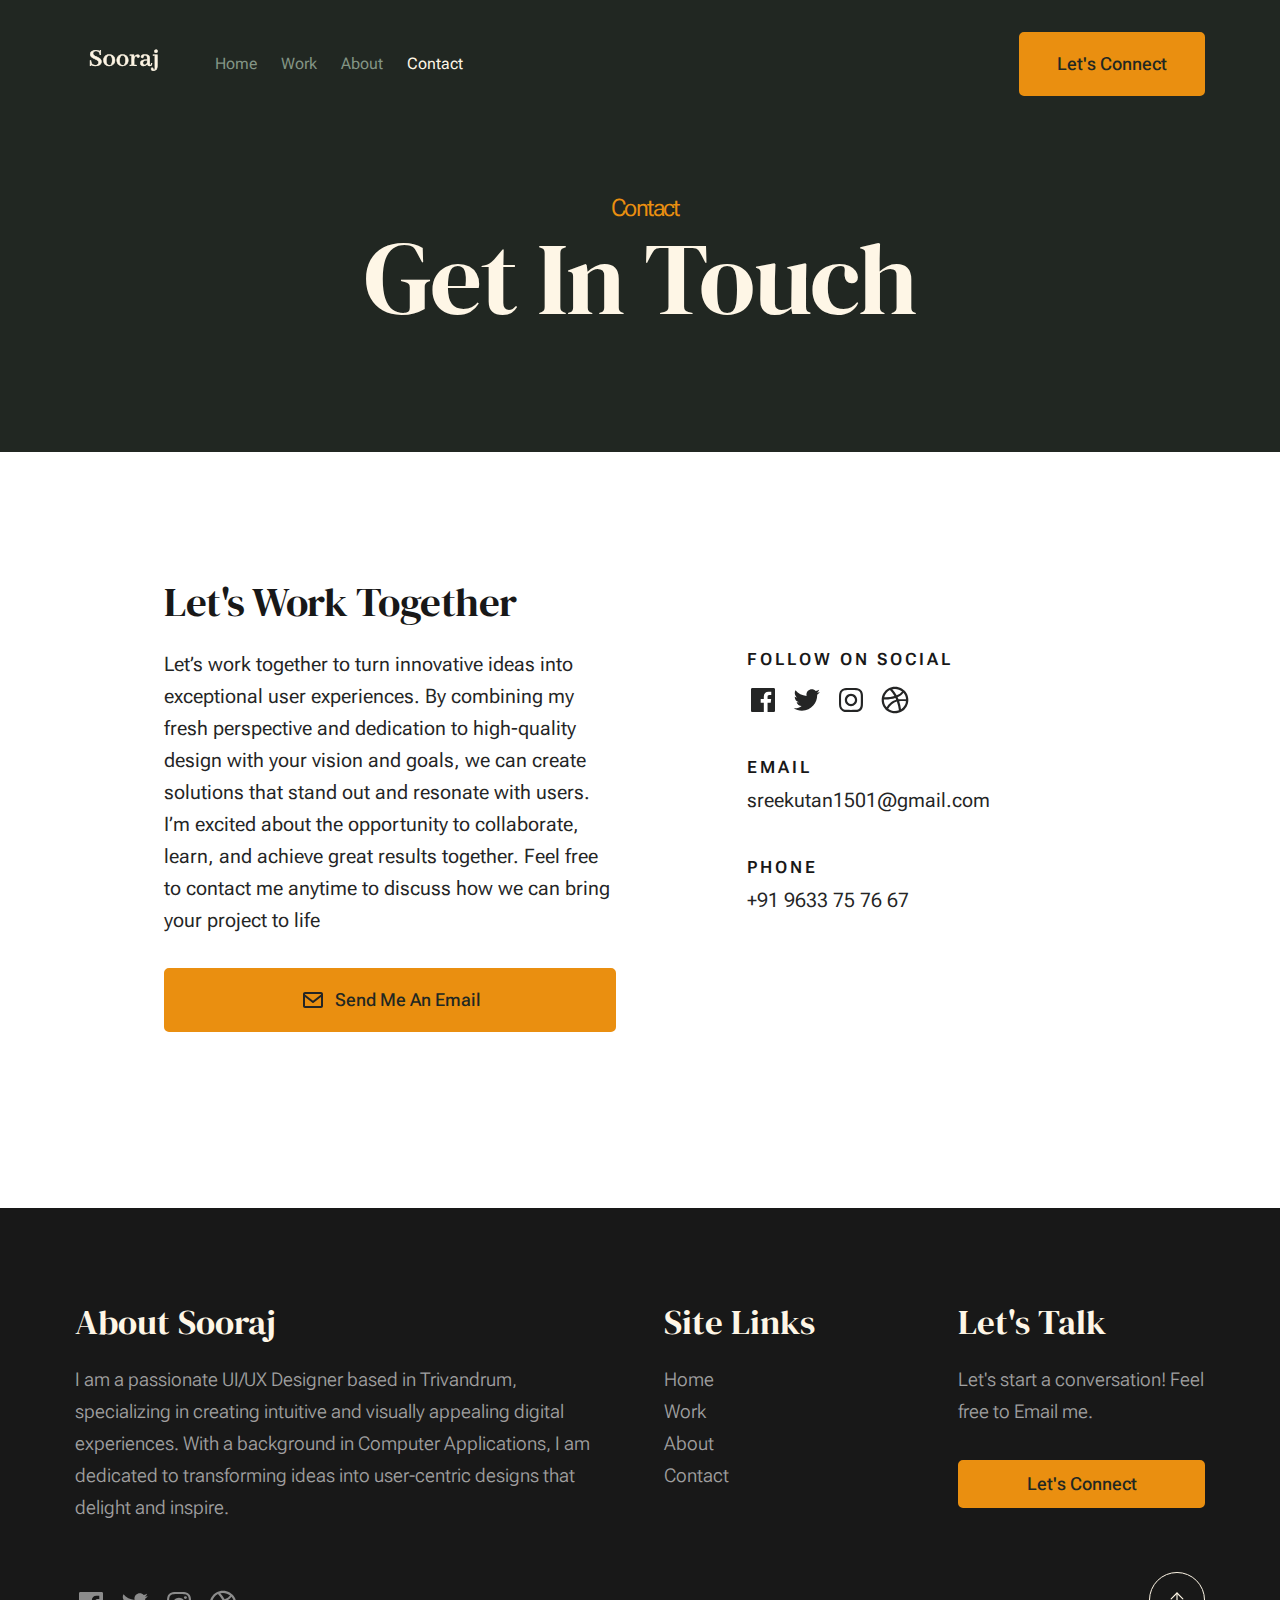
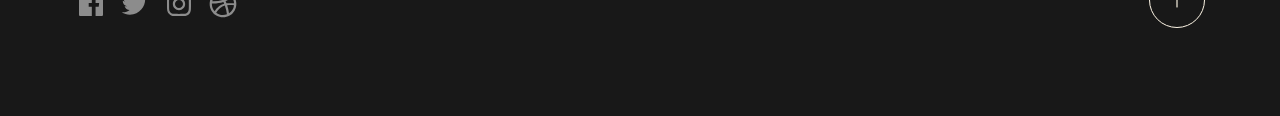
<file: contact.html>
<!DOCTYPE html>
<html lang="en" class="no-js">
  <head>
    <!--- basic page needs
    ================================================== -->
    <meta charset="utf-8" />
    <meta name="viewport" content="width=device-width, initial-scale=1" />
    <title>Contact - Monica</title>

    <script>
      document.documentElement.classList.remove("no-js");
      document.documentElement.classList.add("js");
    </script>

    <!-- CSS
    ================================================== -->
    <link rel="stylesheet" href="vendor.css" />
    <link rel="stylesheet" href="styles.css" />

    <!-- favicons
    ================================================== -->
    <link rel="apple-touch-icon" sizes="180x180" href="apple-touch-icon.png" />
    <link rel="icon" type="image/png" sizes="32x32" href="favicon-32x32.png" />
    <link rel="icon" type="image/png" sizes="16x16" href="favicon-16x16.png" />
    <link rel="manifest" href="site.webmanifest" />
  </head>

  <body id="top">
    <!-- preloader
    ================================================== -->
    <div id="preloader">
      <div id="loader" class="dots-fade">
        <div></div>
        <div></div>
        <div></div>
      </div>
    </div>

    <!-- page wrap
    ================================================== -->
    <div id="page" class="s-pagewrap">
      <!-- # site header 
        ================================================== -->
      <header class="s-header">
        <div class="row s-header__inner width-sixteen-col">
          <div class="s-header__block">
            <div class="s-header__logo">
              <a class="logo" href="index.html">
                <img src="logo.svg" alt="Homepage" />
              </a>
            </div>

            <a class="s-header__menu-toggle" href="#0"><span>Menu</span></a>
          </div>
          <!-- end s-header__block -->

          <nav class="s-header__nav">
            <ul class="s-header__menu-links">
              <li><a href="index.html">Home</a></li>
              <li><a href="work.html">Work</a></li>
              <li><a href="about.html">About</a></li>
              <li class="current"><a href="contact.html">Contact</a></li>
            </ul>
            <!-- s-header__menu-links -->

            <div class="s-header__contact">
              <a
                href="mailto:sreekutan1501@gmail.com"
                class="btn btn--primary s-header__contact-btn"
                >Let's Connect</a
              >
            </div>
            <!-- s-header__contact -->
          </nav>
          <!-- end s-header__nav -->
        </div>
        <!-- end s-header__inner -->
      </header>
      <!-- end s-header -->

      <!-- # site main content
        ================================================== -->
      <section id="content" class="s-content">
        <section class="s-pageheader pageheader">
          <div class="row">
            <div class="column xl-12">
              <h1 class="page-title">
                <span class="page-title__small-type text-pretitle"
                  >Contact</span
                >
                Get In Touch
              </h1>
            </div>
          </div>
        </section>
        <!--pageheader -->

        <section class="s-pagecontent pagecontent">
          <div class="row width-narrower pagemain">
            <div class="column xl-12">
              <h2>Let's Work Together</h2>

              <div class="row">
                <div class="column xl-6 md-12 contact-cta">
                  <p>
                    Let’s work together to turn innovative ideas into 
                    exceptional user experiences. By combining my fresh 
                    perspective and dedication to high-quality design with 
                    your vision and goals, we can create solutions that stand 
                    out and resonate with users. I’m excited about the 
                    opportunity to collaborate, learn, and achieve great results 
                    together. Feel free to contact me anytime to discuss how we can 
                    bring your project to life
                  </p>

                  <a
                    href="mailto:sreekutan1501@gmail.com"
                    class="btn btn--primary u-fullwidth contact-btn"
                  >
                    <svg
                      xmlns="http://www.w3.org/2000/svg"
                      width="24"
                      height="24"
                      viewBox="0 0 24 24"
                      style="fill: rgba(0, 0, 0, 1); transform: ; msfilter: "
                    >
                      <path
                        d="M20 4H4c-1.103 0-2 .897-2 2v12c0 1.103.897 2 2 2h16c1.103 0 2-.897 2-2V6c0-1.103-.897-2-2-2zm0 2v.511l-8 6.223-8-6.222V6h16zM4 18V9.044l7.386 5.745a.994.994 0 0 0 1.228 0L20 9.044 20.002 18H4z"
                      ></path>
                    </svg>
                    Send Me An Email
                  </a>
                </div>
                <div class="column xl-5 md-12 u-flexitem-x-right">
                  <div class="contact-block">
                    <h6>Follow On Social</h6>
                    <ul class="contact-social social-list">
                      <li>
                        <a href="#0">
                          <svg
                            xmlns="http://www.w3.org/2000/svg"
                            width="24"
                            height="24"
                            viewBox="0 0 24 24"
                            style="
                              fill: rgba(0, 0, 0, 1);
                              transform: ;
                              -ms-filter: ;
                            "
                          >
                            <path
                              d="M20,3H4C3.447,3,3,3.448,3,4v16c0,0.552,0.447,1,1,1h8.615v-6.96h-2.338v-2.725h2.338v-2c0-2.325,1.42-3.592,3.5-3.592 c0.699-0.002,1.399,0.034,2.095,0.107v2.42h-1.435c-1.128,0-1.348,0.538-1.348,1.325v1.735h2.697l-0.35,2.725h-2.348V21H20 c0.553,0,1-0.448,1-1V4C21,3.448,20.553,3,20,3z"
                            ></path>
                          </svg>
                          <span class="u-screen-reader-text">Facebook</span>
                        </a>
                      </li>
                      <li>
                        <a href="#0">
                          <svg
                            xmlns="http://www.w3.org/2000/svg"
                            width="24"
                            height="24"
                            viewBox="0 0 24 24"
                            style="
                              fill: rgba(0, 0, 0, 1);
                              transform: ;
                              -ms-filter: ;
                            "
                          >
                            <path
                              d="M19.633,7.997c0.013,0.175,0.013,0.349,0.013,0.523c0,5.325-4.053,11.461-11.46,11.461c-2.282,0-4.402-0.661-6.186-1.809 c0.324,0.037,0.636,0.05,0.973,0.05c1.883,0,3.616-0.636,5.001-1.721c-1.771-0.037-3.255-1.197-3.767-2.793 c0.249,0.037,0.499,0.062,0.761,0.062c0.361,0,0.724-0.05,1.061-0.137c-1.847-0.374-3.23-1.995-3.23-3.953v-0.05 c0.537,0.299,1.16,0.486,1.82,0.511C3.534,9.419,2.823,8.184,2.823,6.787c0-0.748,0.199-1.434,0.548-2.032 c1.983,2.443,4.964,4.04,8.306,4.215c-0.062-0.3-0.1-0.611-0.1-0.923c0-2.22,1.796-4.028,4.028-4.028 c1.16,0,2.207,0.486,2.943,1.272c0.91-0.175,1.782-0.512,2.556-0.973c-0.299,0.935-0.936,1.721-1.771,2.22 c0.811-0.088,1.597-0.312,2.319-0.624C21.104,6.712,20.419,7.423,19.633,7.997z"
                            ></path>
                          </svg>
                          <span class="u-screen-reader-text">Twitter</span>
                        </a>
                      </li>
                      <li>
                        <a href="#0">
                          <svg
                            xmlns="http://www.w3.org/2000/svg"
                            width="24"
                            height="24"
                            viewBox="0 0 24 24"
                            style="
                              fill: rgba(0, 0, 0, 1);
                              transform: ;
                              -ms-filter: ;
                            "
                          >
                            <path
                              d="M11.999,7.377c-2.554,0-4.623,2.07-4.623,4.623c0,2.554,2.069,4.624,4.623,4.624c2.552,0,4.623-2.07,4.623-4.624 C16.622,9.447,14.551,7.377,11.999,7.377L11.999,7.377z M11.999,15.004c-1.659,0-3.004-1.345-3.004-3.003 c0-1.659,1.345-3.003,3.004-3.003s3.002,1.344,3.002,3.003C15.001,13.659,13.658,15.004,11.999,15.004L11.999,15.004z"
                            ></path>
                            <circle cx="16.806" cy="7.207" r="1.078"></circle>
                            <path
                              d="M20.533,6.111c-0.469-1.209-1.424-2.165-2.633-2.632c-0.699-0.263-1.438-0.404-2.186-0.42 c-0.963-0.042-1.268-0.054-3.71-0.054s-2.755,0-3.71,0.054C7.548,3.074,6.809,3.215,6.11,3.479C4.9,3.946,3.945,4.902,3.477,6.111 c-0.263,0.7-0.404,1.438-0.419,2.186c-0.043,0.962-0.056,1.267-0.056,3.71c0,2.442,0,2.753,0.056,3.71 c0.015,0.748,0.156,1.486,0.419,2.187c0.469,1.208,1.424,2.164,2.634,2.632c0.696,0.272,1.435,0.426,2.185,0.45 c0.963,0.042,1.268,0.055,3.71,0.055s2.755,0,3.71-0.055c0.747-0.015,1.486-0.157,2.186-0.419c1.209-0.469,2.164-1.424,2.633-2.633 c0.263-0.7,0.404-1.438,0.419-2.186c0.043-0.962,0.056-1.267,0.056-3.71s0-2.753-0.056-3.71C20.941,7.57,20.801,6.819,20.533,6.111z M19.315,15.643c-0.007,0.576-0.111,1.147-0.311,1.688c-0.305,0.787-0.926,1.409-1.712,1.711c-0.535,0.199-1.099,0.303-1.67,0.311 c-0.95,0.044-1.218,0.055-3.654,0.055c-2.438,0-2.687,0-3.655-0.055c-0.569-0.007-1.135-0.112-1.669-0.311 c-0.789-0.301-1.414-0.923-1.719-1.711c-0.196-0.534-0.302-1.099-0.311-1.669c-0.043-0.95-0.053-1.218-0.053-3.654 c0-2.437,0-2.686,0.053-3.655c0.007-0.576,0.111-1.146,0.311-1.687c0.305-0.789,0.93-1.41,1.719-1.712 c0.534-0.198,1.1-0.303,1.669-0.311c0.951-0.043,1.218-0.055,3.655-0.055c2.437,0,2.687,0,3.654,0.055 c0.571,0.007,1.135,0.112,1.67,0.311c0.786,0.303,1.407,0.925,1.712,1.712c0.196,0.534,0.302,1.099,0.311,1.669 c0.043,0.951,0.054,1.218,0.054,3.655c0,2.436,0,2.698-0.043,3.654H19.315z"
                            ></path>
                          </svg>
                          <span class="u-screen-reader-text">Instagram</span>
                        </a>
                      </li>
                      <li>
                        <a href="#0">
                          <svg
                            xmlns="http://www.w3.org/2000/svg"
                            width="24"
                            height="24"
                            viewBox="0 0 24 24"
                            style="
                              fill: rgba(0, 0, 0, 1);
                              transform: ;
                              msfilter: ;
                            "
                          >
                            <path
                              d="M20.66 6.98a9.932 9.932 0 0 0-3.641-3.64C15.486 2.447 13.813 2 12 2s-3.486.447-5.02 1.34c-1.533.893-2.747 2.107-3.64 3.64S2 10.187 2 12s.446 3.487 1.34 5.02a9.924 9.924 0 0 0 3.641 3.64C8.514 21.553 10.187 22 12 22s3.486-.447 5.02-1.34a9.932 9.932 0 0 0 3.641-3.64C21.554 15.487 22 13.813 22 12s-.446-3.487-1.34-5.02zM12 3.66c2 0 3.772.64 5.32 1.919-.92 1.174-2.286 2.14-4.1 2.9-1.002-1.813-2.088-3.327-3.261-4.54A7.715 7.715 0 0 1 12 3.66zM5.51 6.8a8.116 8.116 0 0 1 2.711-2.22c1.212 1.201 2.325 2.7 3.34 4.5-2 .6-4.114.9-6.341.9-.573 0-1.006-.013-1.3-.04A8.549 8.549 0 0 1 5.51 6.8zM3.66 12c0-.054.003-.12.01-.2.007-.08.01-.146.01-.2.254.014.641.02 1.161.02 2.666 0 5.146-.367 7.439-1.1.187.373.381.793.58 1.26-1.32.293-2.674 1.006-4.061 2.14S6.4 16.247 5.76 17.5c-1.4-1.587-2.1-3.42-2.1-5.5zM12 20.34c-1.894 0-3.594-.587-5.101-1.759.601-1.187 1.524-2.322 2.771-3.401 1.246-1.08 2.483-1.753 3.71-2.02a29.441 29.441 0 0 1 1.56 6.62 8.166 8.166 0 0 1-2.94.56zm7.08-3.96a8.351 8.351 0 0 1-2.58 2.621c-.24-2.08-.7-4.107-1.379-6.081.932-.066 1.765-.1 2.5-.1.799 0 1.686.034 2.659.1a8.098 8.098 0 0 1-1.2 3.46zm-1.24-5c-1.16 0-2.233.047-3.22.14a27.053 27.053 0 0 0-.68-1.62c2.066-.906 3.532-2.006 4.399-3.3 1.2 1.414 1.854 3.027 1.96 4.84-.812-.04-1.632-.06-2.459-.06z"
                            ></path>
                          </svg>
                          <span class="u-screen-reader-text">Dribbble</span>
                        </a>
                      </li>
                    </ul>
                    <!-- end s-footer__social -->
                  </div>

                  <div class="contact-block">
                    <h6>Email</h6>
                    <a href="mailto:sreekutan1501@gmail.com">sreekutan1501@gmail.com</a>
                  </div>

                  <div class="contact-block">
                    <h6>Phone</h6>
                    <ul class="contact-list">
                      <li><a href="tel:197-543-2345">+91 9633 75 76 67</a></li>
                      <!-- <li><a href="tel:197-123-9876">+91 9633 75 76 67</a></li> -->
                    </ul>
                  </div>
                </div>
              </div>
            </div>
          </div>
          <!-- end pagemain -->
        </section>
        
      <!-- # footer 
        ================================================== -->
      <footer class="s-footer">
        <div class="row s-footer__content">
          <div class="column xl-6 lg-6 md-12 s-footer__block s-footer__about">
            <h3>About Sooraj</h3>
            <p>
              I am a passionate UI/UX Designer based in Trivandrum, specializing
              in creating intuitive and visually appealing digital experiences.
              With a background in Computer Applications, I am dedicated to
              transforming ideas into user-centric designs that delight and
              inspire.
            </p>
          </div>
          <div
            class="column xl-3 lg-6 md-12 s-footer__block s-footer__site-links"
          >
            <h3>Site Links</h3>
            <ul class="link-list">
              <li><a href="index.html">Home</a></li>
              <li><a href="work.html">Work</a></li>
              <!-- <li><a href="services.html">Services</a></li>
              <li><a href="blog.html">Journal</a></li> -->
              <li><a href="about.html">About</a></li>
              <li><a href="contact.html">Contact</a></li>
              <!-- <li>
                <a href="https://www.dreamhost.com/r.cgi?287326">DreamHost</a>
              </li> -->
            </ul>
          </div>
          <div
            class="column xl-3 lg-6 md-12 tab-12 s-footer__block s-footer__newsletter"
          >
            <h3>Let's Talk</h3>

            <p>Let's start a conversation! Feel free to Email me.</p>

            <div class="subscribe-form">
              <form id="mc-form" class="mc-form">
                <a
                  href="mailto:sreekutan1501@gmail.com"
                  class="btn btn--primary btn--small u-fullwidth"
                  >Let's Connect</a
                >
                <!-- <div style="position: absolute; left: -5000px;" aria-hidden="true"><input type="text" name="b_cdb7b577e41181934ed6a6a44_9a91cfe7b3" tabindex="-1" value=""></div> -->
                <div class="mc-status"></div>
              </form>
            </div>
          </div>
        </div>

        <div class="row s-footer__bottom">
          <div class="column xl-6 lg-12">
            <ul class="s-footer__social social-list">
              <li>
                <a href="#0">
                  <svg
                    xmlns="http://www.w3.org/2000/svg"
                    width="24"
                    height="24"
                    viewBox="0 0 24 24"
                    style="fill: rgba(0, 0, 0, 1); transform: ; -ms-filter: "
                  >
                    <path
                      d="M20,3H4C3.447,3,3,3.448,3,4v16c0,0.552,0.447,1,1,1h8.615v-6.96h-2.338v-2.725h2.338v-2c0-2.325,1.42-3.592,3.5-3.592 c0.699-0.002,1.399,0.034,2.095,0.107v2.42h-1.435c-1.128,0-1.348,0.538-1.348,1.325v1.735h2.697l-0.35,2.725h-2.348V21H20 c0.553,0,1-0.448,1-1V4C21,3.448,20.553,3,20,3z"
                    ></path>
                  </svg>
                  <span class="u-screen-reader-text">Facebook</span>
                </a>
              </li>
              <li>
                <a href="#0">
                  <svg
                    xmlns="http://www.w3.org/2000/svg"
                    width="24"
                    height="24"
                    viewBox="0 0 24 24"
                    style="fill: rgba(0, 0, 0, 1); transform: ; -ms-filter: "
                  >
                    <path
                      d="M19.633,7.997c0.013,0.175,0.013,0.349,0.013,0.523c0,5.325-4.053,11.461-11.46,11.461c-2.282,0-4.402-0.661-6.186-1.809 c0.324,0.037,0.636,0.05,0.973,0.05c1.883,0,3.616-0.636,5.001-1.721c-1.771-0.037-3.255-1.197-3.767-2.793 c0.249,0.037,0.499,0.062,0.761,0.062c0.361,0,0.724-0.05,1.061-0.137c-1.847-0.374-3.23-1.995-3.23-3.953v-0.05 c0.537,0.299,1.16,0.486,1.82,0.511C3.534,9.419,2.823,8.184,2.823,6.787c0-0.748,0.199-1.434,0.548-2.032 c1.983,2.443,4.964,4.04,8.306,4.215c-0.062-0.3-0.1-0.611-0.1-0.923c0-2.22,1.796-4.028,4.028-4.028 c1.16,0,2.207,0.486,2.943,1.272c0.91-0.175,1.782-0.512,2.556-0.973c-0.299,0.935-0.936,1.721-1.771,2.22 c0.811-0.088,1.597-0.312,2.319-0.624C21.104,6.712,20.419,7.423,19.633,7.997z"
                    ></path>
                  </svg>
                  <span class="u-screen-reader-text">Twitter</span>
                </a>
              </li>
              <li>
                <a href="#0">
                  <svg
                    xmlns="http://www.w3.org/2000/svg"
                    width="24"
                    height="24"
                    viewBox="0 0 24 24"
                    style="fill: rgba(0, 0, 0, 1); transform: ; -ms-filter: "
                  >
                    <path
                      d="M11.999,7.377c-2.554,0-4.623,2.07-4.623,4.623c0,2.554,2.069,4.624,4.623,4.624c2.552,0,4.623-2.07,4.623-4.624 C16.622,9.447,14.551,7.377,11.999,7.377L11.999,7.377z M11.999,15.004c-1.659,0-3.004-1.345-3.004-3.003 c0-1.659,1.345-3.003,3.004-3.003s3.002,1.344,3.002,3.003C15.001,13.659,13.658,15.004,11.999,15.004L11.999,15.004z"
                    ></path>
                    <circle cx="16.806" cy="7.207" r="1.078"></circle>
                    <path
                      d="M20.533,6.111c-0.469-1.209-1.424-2.165-2.633-2.632c-0.699-0.263-1.438-0.404-2.186-0.42 c-0.963-0.042-1.268-0.054-3.71-0.054s-2.755,0-3.71,0.054C7.548,3.074,6.809,3.215,6.11,3.479C4.9,3.946,3.945,4.902,3.477,6.111 c-0.263,0.7-0.404,1.438-0.419,2.186c-0.043,0.962-0.056,1.267-0.056,3.71c0,2.442,0,2.753,0.056,3.71 c0.015,0.748,0.156,1.486,0.419,2.187c0.469,1.208,1.424,2.164,2.634,2.632c0.696,0.272,1.435,0.426,2.185,0.45 c0.963,0.042,1.268,0.055,3.71,0.055s2.755,0,3.71-0.055c0.747-0.015,1.486-0.157,2.186-0.419c1.209-0.469,2.164-1.424,2.633-2.633 c0.263-0.7,0.404-1.438,0.419-2.186c0.043-0.962,0.056-1.267,0.056-3.71s0-2.753-0.056-3.71C20.941,7.57,20.801,6.819,20.533,6.111z M19.315,15.643c-0.007,0.576-0.111,1.147-0.311,1.688c-0.305,0.787-0.926,1.409-1.712,1.711c-0.535,0.199-1.099,0.303-1.67,0.311 c-0.95,0.044-1.218,0.055-3.654,0.055c-2.438,0-2.687,0-3.655-0.055c-0.569-0.007-1.135-0.112-1.669-0.311 c-0.789-0.301-1.414-0.923-1.719-1.711c-0.196-0.534-0.302-1.099-0.311-1.669c-0.043-0.95-0.053-1.218-0.053-3.654 c0-2.437,0-2.686,0.053-3.655c0.007-0.576,0.111-1.146,0.311-1.687c0.305-0.789,0.93-1.41,1.719-1.712 c0.534-0.198,1.1-0.303,1.669-0.311c0.951-0.043,1.218-0.055,3.655-0.055c2.437,0,2.687,0,3.654,0.055 c0.571,0.007,1.135,0.112,1.67,0.311c0.786,0.303,1.407,0.925,1.712,1.712c0.196,0.534,0.302,1.099,0.311,1.669 c0.043,0.951,0.054,1.218,0.054,3.655c0,2.436,0,2.698-0.043,3.654H19.315z"
                    ></path>
                  </svg>
                  <span class="u-screen-reader-text">Instagram</span>
                </a>
              </li>
              <li>
                <a href="#0">
                  <svg
                    xmlns="http://www.w3.org/2000/svg"
                    width="24"
                    height="24"
                    viewBox="0 0 24 24"
                    style="fill: rgba(0, 0, 0, 1); transform: ; msfilter: "
                  >
                    <path
                      d="M20.66 6.98a9.932 9.932 0 0 0-3.641-3.64C15.486 2.447 13.813 2 12 2s-3.486.447-5.02 1.34c-1.533.893-2.747 2.107-3.64 3.64S2 10.187 2 12s.446 3.487 1.34 5.02a9.924 9.924 0 0 0 3.641 3.64C8.514 21.553 10.187 22 12 22s3.486-.447 5.02-1.34a9.932 9.932 0 0 0 3.641-3.64C21.554 15.487 22 13.813 22 12s-.446-3.487-1.34-5.02zM12 3.66c2 0 3.772.64 5.32 1.919-.92 1.174-2.286 2.14-4.1 2.9-1.002-1.813-2.088-3.327-3.261-4.54A7.715 7.715 0 0 1 12 3.66zM5.51 6.8a8.116 8.116 0 0 1 2.711-2.22c1.212 1.201 2.325 2.7 3.34 4.5-2 .6-4.114.9-6.341.9-.573 0-1.006-.013-1.3-.04A8.549 8.549 0 0 1 5.51 6.8zM3.66 12c0-.054.003-.12.01-.2.007-.08.01-.146.01-.2.254.014.641.02 1.161.02 2.666 0 5.146-.367 7.439-1.1.187.373.381.793.58 1.26-1.32.293-2.674 1.006-4.061 2.14S6.4 16.247 5.76 17.5c-1.4-1.587-2.1-3.42-2.1-5.5zM12 20.34c-1.894 0-3.594-.587-5.101-1.759.601-1.187 1.524-2.322 2.771-3.401 1.246-1.08 2.483-1.753 3.71-2.02a29.441 29.441 0 0 1 1.56 6.62 8.166 8.166 0 0 1-2.94.56zm7.08-3.96a8.351 8.351 0 0 1-2.58 2.621c-.24-2.08-.7-4.107-1.379-6.081.932-.066 1.765-.1 2.5-.1.799 0 1.686.034 2.659.1a8.098 8.098 0 0 1-1.2 3.46zm-1.24-5c-1.16 0-2.233.047-3.22.14a27.053 27.053 0 0 0-.68-1.62c2.066-.906 3.532-2.006 4.399-3.3 1.2 1.414 1.854 3.027 1.96 4.84-.812-.04-1.632-.06-2.459-.06z"
                    ></path>
                  </svg>
                  <span class="u-screen-reader-text">Dribbble</span>
                </a>
              </li>
            </ul>
            <!-- end s-footer__social -->
          </div>
          <div class="column xl-6 lg-12">
            <!-- <p class="ss-copyright">
              <span>© Copyright Sooraj 2024</span>
              <span
                >Design by
                <a href="https://www.styleshout.com/">StyleShout</a>
                Distribution By
                <a href="https://themewagon.com">ThemeWagon</a></span
              >
            </p> -->
          </div>

          <div class="ss-go-top">
            <a class="smoothscroll" title="Back to Top" href="#top">
              <svg
                xmlns="http://www.w3.org/2000/svg"
                viewBox="0 0 24 24"
                width="36"
                height="36"
                fill="none"
                stroke="#ffffff"
                stroke-width="1"
                stroke-linecap="round"
                stroke-linejoin="round"
              >
                &lt;!--! Atomicons Free 1.00 by @atisalab License -
                https://atomicons.com/license/ (Icons: CC BY 4.0) Copyright 2021
                Atomicons --&gt;
                <polyline points="17 11 12 6 7 11"></polyline>
                <line x1="12" y1="18" x2="12" y2="6"></line>
              </svg>
            </a>
          </div>
          <!-- end ss-go-top -->
        </div>
      </footer>
      <!-- end s-footer -->
    </div>
    <!-- end page-wrap -->

    <!-- Java Script
    ================================================== -->
    <script src="plugins.js"></script>
    <script src="main.js"></script>
  </body>
</html>
</file>
<file: vendor.css>
/* ===================================================================
 * Monica Third-party Stylesheets
 * Template Ver. 1.0.0
 * 12-13-2022
 * -------------------------------------------------------------------
 *
 * TOC:
 * # PrismJS
 * # Swiper
 *
 * ------------------------------------------------------------------- */


/* ===================================================================
 * # PrismJS 1.20.0
 *   https://prismjs.com/download.html#themes=prism-okaidia&languages=markup+css+clike+javascript+markup-templating+php 
 *   
 *   okaidia theme for JavaScript, CSS and HTML
 *   Loosely based on Monokai textmate theme by http://www.monokai.nl/
 *   @author ocodia
 * ------------------------------------------------------------------- */
code[class*=language-],
pre[class*=language-] {
  color          : #f8f8f2;
  background     : none;
  text-shadow    : 0 1px rgba(0, 0, 0, 0.3);
  font-family    : var(--font-mono);
  font-size      : calc(var(--text-size) * 0.9444);
  text-align     : left;
  white-space    : pre;
  word-spacing   : normal;
  word-break     : normal;
  word-wrap      : normal;
  line-height    : var(--vspace-1);
  -moz-tab-size  : 4;
  -o-tab-size    : 4;
  tab-size       : 4;
  -webkit-hyphens: none;
  -ms-hyphens    : none;
  hyphens        : none;
}

/* Code blocks */
pre[class*=language-] {
  padding : var(--vspace-0_5) 0 var(--vspace-1);
  margin  : var(--vspace-1) 0;
  overflow: auto;
}

:not(pre)>code[class*=language-],
pre[class*=language-] {
  background: #272822;
}

/* Inline code */
:not(pre)>code[class*=language-] {
  padding    : 0.1em;
  white-space: normal;
}

.token.comment,
.token.prolog,
.token.doctype,
.token.cdata {
  color: slategray;
}

.token.punctuation {
  color: #f8f8f2;
}

.token.namespace {
  opacity: 0.7;
}

.token.property,
.token.tag,
.token.constant,
.token.symbol,
.token.deleted {
  color: #f92672;
}

.token.boolean,
.token.number {
  color: #ae81ff;
}

.token.selector,
.token.attr-name,
.token.string,
.token.char,
.token.builtin,
.token.inserted {
  color: #a6e22e;
}

.token.operator,
.token.entity,
.token.url,
.language-css .token.string,
.style .token.string,
.token.variable {
  color: #f8f8f2;
}

.token.atrule,
.token.attr-value,
.token.function,
.token.class-name {
  color: #e6db74;
}

.token.keyword {
  color: #66d9ef;
}

.token.regex,
.token.important {
  color: #fd971f;
}

.token.important,
.token.bold {
  font-weight: bold;
}

.token.italic {
  font-style: italic;
}

.token.entity {
  cursor: help;
}



/* ===================================================================
 * # Swiper 6.4.5
 *   Most modern mobile touch slider and framework with hardware accelerated transitions
 *   https://swiperjs.com
 *
 *   Copyright 2014-2020 Vladimir Kharlampidi
 *
 *   Released under the MIT License
 *
 *   Released on: December 18, 2020
 * ------------------------------------------------------------------- */
@font-face {
  font-family: "swiper-icons";
  src        : url("data:application/font-woff;charset=utf-8;base64, [base64]//wADZ2x5ZgAAAywAAADMAAAD2MHtryVoZWFkAAABbAAAADAAAAA2E2+eoWhoZWEAAAGcAAAAHwAAACQC9gDzaG10eAAAAigAAAAZAAAArgJkABFsb2NhAAAC0AAAAFoAAABaFQAUGG1heHAAAAG8AAAAHwAAACAAcABAbmFtZQAAA/gAAAE5AAACXvFdBwlwb3N0AAAFNAAAAGIAAACE5s74hXjaY2BkYGAAYpf5Hu/j+W2+MnAzMYDAzaX6QjD6/4//Bxj5GA8AuRwMYGkAPywL13jaY2BkYGA88P8Agx4j+/8fQDYfA1AEBWgDAIB2BOoAeNpjYGRgYNBh4GdgYgABEMnIABJzYNADCQAACWgAsQB42mNgYfzCOIGBlYGB0YcxjYGBwR1Kf2WQZGhhYGBiYGVmgAFGBiQQkOaawtDAoMBQxXjg/wEGPcYDDA4wNUA2CCgwsAAAO4EL6gAAeNpj2M0gyAACqxgGNWBkZ2D4/wMA+xkDdgAAAHjaY2BgYGaAYBkGRgYQiAHyGMF8FgYHIM3DwMHABGQrMOgyWDLEM1T9/w8UBfEMgLzE////P/5//f/V/xv+r4eaAAeMbAxwIUYmIMHEgKYAYjUcsDAwsLKxc3BycfPw8jEQA/[base64]/uznmfPFBNODM2K7MTQ45YEAZqGP81AmGGcF3iPqOop0r1SPTaTbVkfUe4HXj97wYE+yNwWYxwWu4v1ugWHgo3S1XdZEVqWM7ET0cfnLGxWfkgR42o2PvWrDMBSFj/IHLaF0zKjRgdiVMwScNRAoWUoH78Y2icB/yIY09An6AH2Bdu/UB+yxopYshQiEvnvu0dURgDt8QeC8PDw7Fpji3fEA4z/PEJ6YOB5hKh4dj3EvXhxPqH/SKUY3rJ7srZ4FZnh1PMAtPhwP6fl2PMJMPDgeQ4rY8YT6Gzao0eAEA409DuggmTnFnOcSCiEiLMgxCiTI6Cq5DZUd3Qmp10vO0LaLTd2cjN4fOumlc7lUYbSQcZFkutRG7g6JKZKy0RmdLY680CDnEJ+UMkpFFe1RN7nxdVpXrC4aTtnaurOnYercZg2YVmLN/d/gczfEimrE/fs/bOuq29Zmn8tloORaXgZgGa78yO9/cnXm2BpaGvq25Dv9S4E9+5SIc9PqupJKhYFSSl47+Qcr1mYNAAAAeNptw0cKwkAAAMDZJA8Q7OUJvkLsPfZ6zFVERPy8qHh2YER+3i/BP83vIBLLySsoKimrqKqpa2hp6+jq6RsYGhmbmJqZSy0sraxtbO3sHRydnEMU4uR6yx7JJXveP7WrDycAAAAAAAH//wACeNpjYGRgYOABYhkgZgJCZgZNBkYGLQZtIJsFLMYAAAw3ALgAeNolizEKgDAQBCchRbC2sFER0YD6qVQiBCv/H9ezGI6Z5XBAw8CBK/m5iQQVauVbXLnOrMZv2oLdKFa8Pjuru2hJzGabmOSLzNMzvutpB3N42mNgZGBg4GKQYzBhYMxJLMlj4GBgAYow/P/PAJJhLM6sSoWKfWCAAwDAjgbRAAB42mNgYGBkAIIbCZo5IPrmUn0hGA0AO8EFTQAA") format("woff");
  font-weight: 400;
  font-style : normal;
}

:root {
  --swiper-theme-color: #007aff;
}

.swiper-container {
  margin-left : auto;
  margin-right: auto;
  position    : relative;
  overflow    : hidden;
  list-style  : none;
  padding     : 0;
  /* Fix of Webkit flickering */
  z-index     : 1;
}

.swiper-container-vertical>.swiper-wrapper {
  flex-direction: column;
}

.swiper-wrapper {
  position           : relative;
  width              : 100%;
  height             : 100%;
  z-index            : 1;
  display            : flex;
  transition-property: transform;
  box-sizing         : content-box;
}

.swiper-container-android .swiper-slide,
.swiper-wrapper {
  transform: translate3d(0px, 0, 0);
}

.swiper-container-multirow>.swiper-wrapper {
  flex-wrap: wrap;
}

.swiper-container-multirow-column>.swiper-wrapper {
  flex-wrap     : wrap;
  flex-direction: column;
}

.swiper-container-free-mode>.swiper-wrapper {
  transition-timing-function: ease-out;
  margin                    : 0 auto;
}

.swiper-slide {
  flex-shrink        : 0;
  width              : 100%;
  height             : 100%;
  position           : relative;
  transition-property: transform;
}

.swiper-slide-invisible-blank {
  visibility: hidden;
}

/* Auto Height */
.swiper-container-autoheight,
.swiper-container-autoheight .swiper-slide {
  height: auto;
}

.swiper-container-autoheight .swiper-wrapper {
  align-items        : flex-start;
  transition-property: transform, height;
}

/* 3D Effects */
.swiper-container-3d {
  perspective: 1200px;
}

.swiper-container-3d .swiper-wrapper,
.swiper-container-3d .swiper-slide,
.swiper-container-3d .swiper-slide-shadow-left,
.swiper-container-3d .swiper-slide-shadow-right,
.swiper-container-3d .swiper-slide-shadow-top,
.swiper-container-3d .swiper-slide-shadow-bottom,
.swiper-container-3d .swiper-cube-shadow {
  transform-style: preserve-3d;
}

.swiper-container-3d .swiper-slide-shadow-left,
.swiper-container-3d .swiper-slide-shadow-right,
.swiper-container-3d .swiper-slide-shadow-top,
.swiper-container-3d .swiper-slide-shadow-bottom {
  position      : absolute;
  left          : 0;
  top           : 0;
  width         : 100%;
  height        : 100%;
  pointer-events: none;
  z-index       : 10;
}

.swiper-container-3d .swiper-slide-shadow-left {
  background-image: linear-gradient(to left, rgba(0, 0, 0, 0.5), rgba(0, 0, 0, 0));
}

.swiper-container-3d .swiper-slide-shadow-right {
  background-image: linear-gradient(to right, rgba(0, 0, 0, 0.5), rgba(0, 0, 0, 0));
}

.swiper-container-3d .swiper-slide-shadow-top {
  background-image: linear-gradient(to top, rgba(0, 0, 0, 0.5), rgba(0, 0, 0, 0));
}

.swiper-container-3d .swiper-slide-shadow-bottom {
  background-image: linear-gradient(to bottom, rgba(0, 0, 0, 0.5), rgba(0, 0, 0, 0));
}

/* CSS Mode */
.swiper-container-css-mode>.swiper-wrapper {
  overflow          : auto;
  scrollbar-width   : none;
  /* For Firefox */
  -ms-overflow-style: none;
  /* For Internet Explorer and Edge */
}

.swiper-container-css-mode>.swiper-wrapper::-webkit-scrollbar {
  display: none;
}

.swiper-container-css-mode>.swiper-wrapper>.swiper-slide {
  scroll-snap-align: start start;
}

.swiper-container-horizontal.swiper-container-css-mode>.swiper-wrapper {
  -ms-scroll-snap-type: x mandatory;
  scroll-snap-type    : x mandatory;
}

.swiper-container-vertical.swiper-container-css-mode>.swiper-wrapper {
  -ms-scroll-snap-type: y mandatory;
  scroll-snap-type    : y mandatory;
}

:root {
  --swiper-navigation-size   : 44px;
  /*
    --swiper-navigation-color: var(--swiper-theme-color);
    */
}

.swiper-button-prev,
.swiper-button-next {
  position       : absolute;
  top            : 50%;
  width          : calc(var(--swiper-navigation-size) / 44 * 27);
  height         : var(--swiper-navigation-size);
  margin-top     : calc(-1 * var(--swiper-navigation-size) / 2);
  z-index        : 10;
  cursor         : pointer;
  display        : flex;
  align-items    : center;
  justify-content: center;
  color          : var(--swiper-navigation-color, var(--swiper-theme-color));
}

.swiper-button-prev.swiper-button-disabled,
.swiper-button-next.swiper-button-disabled {
  opacity       : 0.35;
  cursor        : auto;
  pointer-events: none;
}

.swiper-button-prev:after,
.swiper-button-next:after {
  font-family   : swiper-icons;
  font-size     : var(--swiper-navigation-size);
  text-transform: none !important;
  letter-spacing: 0;
  text-transform: none;
  font-variant  : initial;
  line-height   : 1;
}

.swiper-button-prev,
.swiper-container-rtl .swiper-button-next {
  left : 10px;
  right: auto;
}

.swiper-button-prev:after,
.swiper-container-rtl .swiper-button-next:after {
  content: "prev";
}

.swiper-button-next,
.swiper-container-rtl .swiper-button-prev {
  right: 10px;
  left : auto;
}

.swiper-button-next:after,
.swiper-container-rtl .swiper-button-prev:after {
  content: "next";
}

.swiper-button-prev.swiper-button-white,
.swiper-button-next.swiper-button-white {
  --swiper-navigation-color: #ffffff;
}

.swiper-button-prev.swiper-button-black,
.swiper-button-next.swiper-button-black {
  --swiper-navigation-color: #000000;
}

.swiper-button-lock {
  display: none;
}

:root {
  /*
    --swiper-pagination-color: var(--swiper-theme-color);
    */
}

.swiper-pagination {
  position  : absolute;
  text-align: center;
  transition: 300ms opacity;
  transform : translate3d(0, 0, 0);
  z-index   : 10;
}

.swiper-pagination.swiper-pagination-hidden {
  opacity: 0;
}

/* Common Styles */
.swiper-pagination-fraction,
.swiper-pagination-custom,
.swiper-container-horizontal>.swiper-pagination-bullets {
  bottom: 10px;
  left  : 0;
  width : 100%;
}

/* Bullets */
.swiper-pagination-bullets-dynamic {
  overflow : hidden;
  font-size: 0;
}

.swiper-pagination-bullets-dynamic .swiper-pagination-bullet {
  transform: scale(0.33);
  position : relative;
}

.swiper-pagination-bullets-dynamic .swiper-pagination-bullet-active {
  transform: scale(1);
}

.swiper-pagination-bullets-dynamic .swiper-pagination-bullet-active-main {
  transform: scale(1);
}

.swiper-pagination-bullets-dynamic .swiper-pagination-bullet-active-prev {
  transform: scale(0.66);
}

.swiper-pagination-bullets-dynamic .swiper-pagination-bullet-active-prev-prev {
  transform: scale(0.33);
}

.swiper-pagination-bullets-dynamic .swiper-pagination-bullet-active-next {
  transform: scale(0.66);
}

.swiper-pagination-bullets-dynamic .swiper-pagination-bullet-active-next-next {
  transform: scale(0.33);
}

.swiper-pagination-bullet {
  width        : 8px;
  height       : 8px;
  display      : inline-block;
  border-radius: 100%;
  background   : #000;
  opacity      : 0.2;
}

button.swiper-pagination-bullet {
  border            : none;
  margin            : 0;
  padding           : 0;
  box-shadow        : none;
  -webkit-appearance: none;
  -moz-appearance   : none;
  appearance        : none;
}

.swiper-pagination-clickable .swiper-pagination-bullet {
  cursor: pointer;
}

.swiper-pagination-bullet-active {
  opacity   : 1;
  background: var(--swiper-pagination-color, var(--swiper-theme-color));
}

.swiper-container-vertical>.swiper-pagination-bullets {
  right    : 10px;
  top      : 50%;
  transform: translate3d(0px, -50%, 0);
}

.swiper-container-vertical>.swiper-pagination-bullets .swiper-pagination-bullet {
  margin : 6px 0;
  display: block;
}

.swiper-container-vertical>.swiper-pagination-bullets.swiper-pagination-bullets-dynamic {
  top      : 50%;
  transform: translateY(-50%);
  width    : 8px;
}

.swiper-container-vertical>.swiper-pagination-bullets.swiper-pagination-bullets-dynamic .swiper-pagination-bullet {
  display   : inline-block;
  transition: 200ms transform, 200ms top;
}

.swiper-container-horizontal>.swiper-pagination-bullets .swiper-pagination-bullet {
  margin: 0 4px;
}

.swiper-container-horizontal>.swiper-pagination-bullets.swiper-pagination-bullets-dynamic {
  left       : 50%;
  transform  : translateX(-50%);
  white-space: nowrap;
}

.swiper-container-horizontal>.swiper-pagination-bullets.swiper-pagination-bullets-dynamic .swiper-pagination-bullet {
  transition: 200ms transform, 200ms left;
}

.swiper-container-horizontal.swiper-container-rtl>.swiper-pagination-bullets-dynamic .swiper-pagination-bullet {
  transition: 200ms transform, 200ms right;
}

/* Progress */
.swiper-pagination-progressbar {
  background: rgba(0, 0, 0, 0.25);
  position  : absolute;
}

.swiper-pagination-progressbar .swiper-pagination-progressbar-fill {
  background      : var(--swiper-pagination-color, var(--swiper-theme-color));
  position        : absolute;
  left            : 0;
  top             : 0;
  width           : 100%;
  height          : 100%;
  transform       : scale(0);
  transform-origin: left top;
}

.swiper-container-rtl .swiper-pagination-progressbar .swiper-pagination-progressbar-fill {
  transform-origin: right top;
}

.swiper-container-horizontal>.swiper-pagination-progressbar,
.swiper-container-vertical>.swiper-pagination-progressbar.swiper-pagination-progressbar-opposite {
  width : 100%;
  height: 4px;
  left  : 0;
  top   : 0;
}

.swiper-container-vertical>.swiper-pagination-progressbar,
.swiper-container-horizontal>.swiper-pagination-progressbar.swiper-pagination-progressbar-opposite {
  width : 4px;
  height: 100%;
  left  : 0;
  top   : 0;
}

.swiper-pagination-white {
  --swiper-pagination-color: #ffffff;
}

.swiper-pagination-black {
  --swiper-pagination-color: #000000;
}

.swiper-pagination-lock {
  display: none;
}

/* Scrollbar */
.swiper-scrollbar {
  border-radius   : 10px;
  position        : relative;
  -ms-touch-action: none;
  background      : rgba(0, 0, 0, 0.1);
}

.swiper-container-horizontal>.swiper-scrollbar {
  position: absolute;
  left    : 1%;
  bottom  : 3px;
  z-index : 50;
  height  : 5px;
  width   : 98%;
}

.swiper-container-vertical>.swiper-scrollbar {
  position: absolute;
  right   : 3px;
  top     : 1%;
  z-index : 50;
  width   : 5px;
  height  : 98%;
}

.swiper-scrollbar-drag {
  height       : 100%;
  width        : 100%;
  position     : relative;
  background   : rgba(0, 0, 0, 0.5);
  border-radius: 10px;
  left         : 0;
  top          : 0;
}

.swiper-scrollbar-cursor-drag {
  cursor: move;
}

.swiper-scrollbar-lock {
  display: none;
}

.swiper-zoom-container {
  width          : 100%;
  height         : 100%;
  display        : flex;
  justify-content: center;
  align-items    : center;
  text-align     : center;
}

.swiper-zoom-container>img,
.swiper-zoom-container>svg,
.swiper-zoom-container>canvas {
  max-width    : 100%;
  max-height   : 100%;
  -o-object-fit: contain;
  object-fit   : contain;
}

.swiper-slide-zoomed {
  cursor: move;
}

/* Preloader */
:root {
  /*
    --swiper-preloader-color: var(--swiper-theme-color);
    */
}

.swiper-lazy-preloader {
  width            : 42px;
  height           : 42px;
  position         : absolute;
  left             : 50%;
  top              : 50%;
  margin-left      : -21px;
  margin-top       : -21px;
  z-index          : 10;
  transform-origin : 50%;
  -webkit-animation: swiper-preloader-spin 1s infinite linear;
  animation        : swiper-preloader-spin 1s infinite linear;
  box-sizing       : border-box;
  border           : 4px solid var(--swiper-preloader-color, var(--swiper-theme-color));
  border-radius    : 50%;
  border-top-color : transparent;
}

.swiper-lazy-preloader-white {
  --swiper-preloader-color: #fff;
}

.swiper-lazy-preloader-black {
  --swiper-preloader-color: #000;
}

@-webkit-keyframes swiper-preloader-spin {
  100% {
    transform: rotate(360deg);
  }
}

@keyframes swiper-preloader-spin {
  100% {
    transform: rotate(360deg);
  }
}

/* a11y */
.swiper-container .swiper-notification {
  position      : absolute;
  left          : 0;
  top           : 0;
  pointer-events: none;
  opacity       : 0;
  z-index       : -1000;
}

.swiper-container-fade.swiper-container-free-mode .swiper-slide {
  transition-timing-function: ease-out;
}

.swiper-container-fade .swiper-slide {
  pointer-events     : none;
  transition-property: opacity;
}

.swiper-container-fade .swiper-slide .swiper-slide {
  pointer-events: none;
}

.swiper-container-fade .swiper-slide-active,
.swiper-container-fade .swiper-slide-active .swiper-slide-active {
  pointer-events: auto;
}

.swiper-container-cube {
  overflow: visible;
}

.swiper-container-cube .swiper-slide {
  pointer-events             : none;
  -webkit-backface-visibility: hidden;
  backface-visibility        : hidden;
  z-index                    : 1;
  visibility                 : hidden;
  transform-origin           : 0 0;
  width                      : 100%;
  height                     : 100%;
}

.swiper-container-cube .swiper-slide .swiper-slide {
  pointer-events: none;
}

.swiper-container-cube.swiper-container-rtl .swiper-slide {
  transform-origin: 100% 0;
}

.swiper-container-cube .swiper-slide-active,
.swiper-container-cube .swiper-slide-active .swiper-slide-active {
  pointer-events: auto;
}

.swiper-container-cube .swiper-slide-active,
.swiper-container-cube .swiper-slide-next,
.swiper-container-cube .swiper-slide-prev,
.swiper-container-cube .swiper-slide-next+.swiper-slide {
  pointer-events: auto;
  visibility    : visible;
}

.swiper-container-cube .swiper-slide-shadow-top,
.swiper-container-cube .swiper-slide-shadow-bottom,
.swiper-container-cube .swiper-slide-shadow-left,
.swiper-container-cube .swiper-slide-shadow-right {
  z-index                    : 0;
  -webkit-backface-visibility: hidden;
  backface-visibility        : hidden;
}

.swiper-container-cube .swiper-cube-shadow {
  position  : absolute;
  left      : 0;
  bottom    : 0px;
  width     : 100%;
  height    : 100%;
  background: #000;
  opacity   : 0.6;
  filter    : blur(50px);
  z-index   : 0;
}

.swiper-container-flip {
  overflow: visible;
}

.swiper-container-flip .swiper-slide {
  pointer-events             : none;
  -webkit-backface-visibility: hidden;
  backface-visibility        : hidden;
  z-index                    : 1;
}

.swiper-container-flip .swiper-slide .swiper-slide {
  pointer-events: none;
}

.swiper-container-flip .swiper-slide-active,
.swiper-container-flip .swiper-slide-active .swiper-slide-active {
  pointer-events: auto;
}

.swiper-container-flip .swiper-slide-shadow-top,
.swiper-container-flip .swiper-slide-shadow-bottom,
.swiper-container-flip .swiper-slide-shadow-left,
.swiper-container-flip .swiper-slide-shadow-right {
  z-index                    : 0;
  -webkit-backface-visibility: hidden;
  backface-visibility        : hidden;
}
</file>
<file: styles.css>
@charset "UTF-8";
/* =================================================================== 
 * Monica Main Stylesheet
 * Template Ver. 1.0.0
 * 12-13-2022
 * ------------------------------------------------------------------
 *
 * TOC:
 * # SETTINGS
 *		## fonts
 *    	## colors
 *	  	## spacing and typescale
 *		## grid variables
 * # CSS RESET
 * # GRID
 *		## extra large devices
 *		## large devices
 *		## medium devices 
 *		## tablet devices
 *		## mobile devices
 *		## small mobile devices
 *		## additional column stackpoints 
 * # BASE SETUP
 * # UTILITY CLASSES
 * # TYPOGRAPHY 
 *		## additional typography & helper classes
 *		## lists
 *		## media 
 *		## spacing
 * # PRELOADER
 *		## page loaded
 * # FORM 
 *		## style placeholder text
 *		## change autocomplete styles in Chrome
 * # BUTTONS
 * # TABLE
 * # COMPONENTS
 *		## pagination 
 *		## alert box 
 *		## skillbars
 *		## stats tabs
 * # PROJECT-WIDE SHARED STYLES
 *		## list items
 *		## social list
 *		## blog card
 *		## testimonials
 *		## swiper overrides
 * # GRID-BASED LAYOUTS
 *		## grid block
 *		## list grid
 * # PAGE WRAP
 * # SITE HEADER
 *		## logo
 *		## main navigation
 *		## mobile menu toggle
 * # PAGEHEADER & PAGECONTENT
 * # INTRO
 *		## intro content
 *		## intro scroll down
 *		## intro transitions
 * # ABOUT
 * # EXPERTISE
 * # CLIENTS
 *		## clients list
 * # CTA
 * # JOURNAL
 * # FOOTER
 *		## newsletter
 *		## copyright
 *		## go top
 * # BLOG STYLES 
 * # PAGE STYLES 
 *		## services page
 *		## contact page
 *
 * ------------------------------------------------------------------ */

/* ===================================================================
 * # SETTINGS
 *
 *
 * ------------------------------------------------------------------- */

/* ------------------------------------------------------------------- 
 * ## fonts 
 * ------------------------------------------------------------------- */
@import url("https://fonts.googleapis.com/css2?family=DM+Serif+Display&family=Roboto+Flex:opsz,wght@8..144,300;8..144,400;8..144,500;8..144,600&display=swap");

:root {
  --font-1: "Roboto Flex", sans-serif;
  --font-2: "DM Serif Display", Serif;

  /* monospace
   */
  --font-mono: Consolas, "Andale Mono", Courier, "Courier New", monospace;
}

/* ------------------------------------------------------------------- 
 * ## colors
 * ------------------------------------------------------------------- */
:root {
  /* color-1(#EA9010)
   * color-2(#343D35)
   * color-3(#FEF5E4)
   */
  --color-1: hsla(35, 87%, 49%, 1);
  --color-2: hsla(127, 8%, 22%, 1);
  --color-3: hsla(39, 93%, 95%, 1);

  /* theme color variations
   */
  --color-1-lightest: hsla(35, 87%, 96%, 1);
  --color-1-lighter: hsla(35, 87%, 69%, 1);
  --color-1-light: hsla(35, 87%, 59%, 1);
  --color-1-dark: hsla(35, 87%, 39%, 1);
  --color-1-darker: hsla(35, 87%, 29%, 1);
  --color-1-darkest: hsla(35, 87%, 10%, 1);

  --color-2-lightest: hsla(127, 8%, 55%, 1);
  --color-2-lighter: hsla(127, 8%, 42%, 1);
  --color-2-light: hsla(127, 8%, 32%, 1);
  --color-2-dark: hsla(127, 8%, 14%, 1);
  --color-2-darker: hsla(127, 8%, 2%, 1);

  --color-3-light: hsla(39, 93%, 100%, 1);
  --color-3-dark: hsla(39, 93%, 85%, 1);
  --color-3-darker: hsla(39, 93%, 75%, 1);

  /* feedback colors
   * color-error(#ffd1d2), color-success(#c8e675), 
   * color-info(#d7ecfb), color-notice(#fff099)
   */
  --color-error: hsla(359, 100%, 91%, 1);
  --color-success: hsla(76, 69%, 68%, 1);
  --color-info: hsla(205, 82%, 91%, 1);
  --color-notice: hsla(51, 100%, 80%, 1);
  --color-error-content: hsla(359, 50%, 50%, 1);
  --color-success-content: hsla(76, 29%, 28%, 1);
  --color-info-content: hsla(205, 32%, 31%, 1);
  --color-notice-content: hsla(51, 30%, 30%, 1);

  /* shades 
   * generated using 
   * Tint & Shade Generator 
   * (https                     ://maketintsandshades.com/)
   */
  --color-black: #000000;
  --color-gray-19: #121212;
  --color-gray-18: #242525;
  --color-gray-17: #363737;
  --color-gray-16: #484949;
  --color-gray-15: #5b5c5c;
  --color-gray-14: #6d6e6e;
  --color-gray-13: #7f8080;
  --color-gray-12: #919292;
  --color-gray-11: #a3a5a5;
  --color-gray-10: #b5b7b7;
  --color-gray-9: #bcbebe;
  --color-gray-8: #c4c5c5;
  --color-gray-7: #cbcdcd;
  --color-gray-6: #d3d4d4;
  --color-gray-5: #dadbdb;
  --color-gray-4: #e1e2e2;
  --color-gray-3: #e9e9e9;
  --color-gray-2: #f0f1f1;
  --color-gray-1: #f8f8f8;
  --color-white: #ffffff;

  /* text
   */
  --color-text: var(--color-gray-18);
  --color-text-dark: #181818;
  --color-text-light: var(--color-gray-14);
  --color-placeholder: var(--color-gray-12);

  /* link
   */
  --color-link: var(--color-1);
  --color-link-hover: var(--color-2-lighter);
  --color-link-active: var(--color-2-lighter);

  /* buttons
   */
  --color-btn: var(--color-gray-4);
  --color-btn-text: var(--color-text);
  --color-btn-hover: var(--color-gray-5);
  --color-btn-hover-text: var(--color-text);
  --color-btn-primary: var(--color-1);
  --color-btn-primary-text: var(--color-2-dark);
  --color-btn-primary-hover: var(--color-1-light);
  --color-btn-primary-hover-text: var(--color-2-dark);
  --color-btn-stroke: var(--color-text-dark);
  --color-btn-stroke-text: var(--color-text-dark);
  --color-btn-stroke-hover: var(--color-text-dark);
  --color-btn-stroke-hover-text: var(--color-white);

  /* preloader
   */
  --color-preloader-bg: var(--color-2-dark);
  --color-loader: var(--color-white);
  --color-loader-light: var(--color-2-light);

  /* others
   */
  --color-body: white;
  --color-border: rgba(0, 0, 0, 0.1);
  --border-radius: 5px;
}

/* ------------------------------------------------------------------- 
 * ## spacing and typescale
 * ------------------------------------------------------------------- */
:root {
  /* spacing
   * base font size: 20px 
   * vertical space unit : 32px
   */
  --base-size: 62.5%;
  --multiplier: 1;
  --base-font-size: calc(2rem * var(--multiplier));
  --space: calc(3.2rem * var(--multiplier));

  /* vertical spacing 
   */
  --vspace-0_125: calc(0.125 * var(--space));
  --vspace-0_25: calc(0.25 * var(--space));
  --vspace-0_375: calc(0.375 * var(--space));
  --vspace-0_5: calc(0.5 * var(--space));
  --vspace-0_625: calc(0.625 * var(--space));
  --vspace-0_75: calc(0.75 * var(--space));
  --vspace-0_875: calc(0.875 * var(--space));
  --vspace-1: calc(var(--space));
  --vspace-1_25: calc(1.25 * var(--space));
  --vspace-1_5: calc(1.5 * var(--space));
  --vspace-1_75: calc(1.75 * var(--space));
  --vspace-2: calc(2 * var(--space));
  --vspace-2_5: calc(2.5 * var(--space));
  --vspace-3: calc(3 * var(--space));
  --vspace-3_5: calc(3.5 * var(--space));
  --vspace-4: calc(4 * var(--space));
  --vspace-4_5: calc(4.5 * var(--space));
  --vspace-5: calc(5 * var(--space));
  --vspace-5_5: calc(5.5 * var(--space));
  --vspace-6: calc(6 * var(--space));
  --vspace-6_5: calc(6.5 * var(--space));
  --vspace-7: calc(7 * var(--space));
  --vspace-7_5: calc(7.5 * var(--space));
  --vspace-8: calc(8 * var(--space));
  --vspace-8_5: calc(8.5 * var(--space));
  --vspace-9: calc(9 * var(--space));
  --vspace-9_5: calc(9.5 * var(--space));
  --vspace-10: calc(10 * var(--space));

  /* type scale
   * ratio 1        :2 | base: 20px
   * -------------------------------------------------------
   *
   * --text-huge-3    = (148.60px)
   * --text-huge-2    = (123.83px)
   * --text-huge-1    = (103.20px)
   * --text-display-3 = (86.00px)
   * --text-display-2 = (71.66px)
   * --text-display-1 = (59.72px)
   * --text-xxxl      = (49.77px)
   * --text-xxl       = (41.47px)
   * --text-xl        = (34.56px)
   * --text-lg        = (28.80px)
   * --text-md        = (24.00px)
   * --text-size      = (20.00px) BASE
   * --text-sm        = (16.67px)
   * --text-xs        = (13.89px)
   *
   * ---------------------------------------------------------
   */
  --text-scale-ratio: 1.2;
  --text-size: var(--base-font-size);
  --text-xs: calc(
    (var(--text-size) / var(--text-scale-ratio)) / var(--text-scale-ratio)
  );
  --text-sm: calc(var(--text-xs) * var(--text-scale-ratio));
  --text-md: calc(
    var(--text-sm) * var(--text-scale-ratio) * var(--text-scale-ratio)
  );
  --text-lg: calc(var(--text-md) * var(--text-scale-ratio));
  --text-xl: calc(var(--text-lg) * var(--text-scale-ratio));
  --text-xxl: calc(var(--text-xl) * var(--text-scale-ratio));
  --text-xxxl: calc(var(--text-xxl) * var(--text-scale-ratio));
  --text-display-1: calc(var(--text-xxxl) * var(--text-scale-ratio));
  --text-display-2: calc(var(--text-display-1) * var(--text-scale-ratio));
  --text-display-3: calc(var(--text-display-2) * var(--text-scale-ratio));
  --text-huge-1: calc(var(--text-display-3) * var(--text-scale-ratio));
  --text-huge-2: calc(var(--text-huge-1) * var(--text-scale-ratio));
  --text-huge-3: calc(var(--text-huge-2) * var(--text-scale-ratio));

  /* default button height
   */
  --vspace-btn: var(--vspace-2);
}

/* on mobile devices below 600px, change the value of '--multiplier' 
 * to adjust the values of base font size and vertical space unit.
 */
@media screen and (max-width: 600px) {
  :root {
    --multiplier: 0.9375;
  }
}

/* ------------------------------------------------------------------- 
 * ## grid variables
 * ------------------------------------------------------------------- */
:root {
  /* widths for rows and containers
   */
  --width-sixteen-cols: 1760px;
  --width-default: 1320px;
  --width-wide: 1600px;
  --width-wider: 1800px;
  --width-narrow: 1200px;
  --width-narrower: 1000px;
  --width-narrowest: 800px;
  --width-full: 100%;
  --width-grid-max: var(--width-default);

  /* gutter
   */
  --gutter: 2.4rem;
}

/* on large screen devices
 */
@media screen and (max-width: 1000px) {
  :root {
    --gutter: 2.2rem;
  }
}

/* on small devices
 */
@media screen and (max-width: 600px) {
  :root {
    --gutter: 1rem;
  }
}

/* ====================================================================
 * # CSS RESET
 *
 *
 * --------------------------------------------------------------------
 * http://meyerweb.com/eric/tools/css/reset/ 
 * v2.0 | 20110126
 * License: none (public domain)
 * -------------------------------------------------------------------- */
html,
body,
div,
span,
applet,
object,
iframe,
h1,
h2,
h3,
h4,
h5,
h6,
p,
blockquote,
pre,
a,
abbr,
acronym,
address,
big,
cite,
code,
del,
dfn,
em,
img,
ins,
kbd,
q,
s,
samp,
small,
strike,
strong,
sub,
sup,
tt,
var,
b,
u,
i,
center,
dl,
dt,
dd,
ol,
ul,
li,
fieldset,
form,
label,
legend,
table,
caption,
tbody,
tfoot,
thead,
tr,
th,
td,
article,
aside,
canvas,
details,
embed,
figure,
figcaption,
footer,
header,
hgroup,
menu,
nav,
output,
ruby,
section,
summary,
time,
mark,
audio,
video {
  margin: 0;
  padding: 0;
  border: 0;
  font-size: 100%;
  font: inherit;
  vertical-align: baseline;
}

/* HTML5 display-role reset for older browsers */
article,
aside,
details,
figcaption,
figure,
footer,
header,
hgroup,
menu,
nav,
section {
  display: block;
}

body {
  line-height: 1;
}

ol,
ul {
  list-style: none;
}

blockquote,
q {
  quotes: none;
}

blockquote:before,
blockquote:after,
q:before,
q:after {
  content: "";
  content: none;
}

table {
  border-collapse: collapse;
  border-spacing: 0;
}

/* ===================================================================
 * # GRID v5.0.0
 *
 *
 * -------------------------------------------------------------------
 * - Grid system based on the flex display property.
 *
 * - Grid breakpoints are based on MAXIMUM WIDTH media queries, 
 *   meaning they apply to that one breakpoint and ALL THOSE BELOW IT.
 *
 * - Grid columns without a specified width will automatically layout 
 *   as equal width columns.
 *
 * - On viewports 400px and below, all grid columns will stacked 
 *   vertically
 *
 * ------------------------------------------------------------------- */

/* row 
 */
.row {
  display: flex;
  flex-flow: row wrap;
  width: min(92%, var(--width-grid-max));
  margin: 0 auto;
}

.row .row {
  width: auto;
  margin-left: calc(var(--gutter) * -1);
  margin-right: calc(var(--gutter) * -1);
}

/* column
 */
.column {
  flex: 1;
  padding: 0 var(--gutter);
}

.collapse > .column,
.column.collapse {
  padding: 0;
}

/* row utility classes
 */
.row.row-wrap {
  flex-wrap: wrap;
}

.row.row-nowrap {
  flex-wrap: nowrap;
}

.row.row-y-top {
  align-items: flex-start;
}

.row.row-y-bottom {
  align-items: flex-end;
}

.row.row-y-center {
  align-items: center;
}

.row.row-stretch {
  align-items: stretch;
}

.row.row-baseline {
  align-items: baseline;
}

.row.row-x-left {
  justify-content: flex-start;
}

.row.row-x-right {
  justify-content: flex-end;
}

.row.row-x-center {
  justify-content: center;
}

.row.row-center {
  align-items: center;
  justify-content: center;
}

/* ------------------------- -------------------------------------------
 * ## extra large devices (1201px and above)
 * -------------------------------------------------------------------- */
.xl-1 {
  flex: none;
  width: 8.3333333333%;
}

.xl-2 {
  flex: none;
  width: 16.6666666667%;
}

.xl-3 {
  flex: none;
  width: 25%;
}

.xl-4 {
  flex: none;
  width: 33.3333333333%;
}

.xl-5 {
  flex: none;
  width: 41.6666666667%;
}

.xl-6 {
  flex: none;
  width: 50%;
}

.xl-7 {
  flex: none;
  width: 58.3333333333%;
}

.xl-8 {
  flex: none;
  width: 66.6666666667%;
}

.xl-9 {
  flex: none;
  width: 75%;
}

.xl-10 {
  flex: none;
  width: 83.3333333333%;
}

.xl-11 {
  flex: none;
  width: 91.6666666667%;
}

.xl-12 {
  flex: none;
  width: 100%;
}

/* --------------------------------------------------------------------
 * ## large devices (1001px to 1200px)
 * -------------------------------------------------------------------- */
@media screen and (max-width: 1200px) {
  .lg-1 {
    flex: none;
    width: 8.3333333333%;
  }

  .lg-2 {
    flex: none;
    width: 16.6666666667%;
  }

  .lg-3 {
    flex: none;
    width: 25%;
  }

  .lg-4 {
    flex: none;
    width: 33.3333333333%;
  }

  .lg-5 {
    flex: none;
    width: 41.6666666667%;
  }

  .lg-6 {
    flex: none;
    width: 50%;
  }

  .lg-7 {
    flex: none;
    width: 58.3333333333%;
  }

  .lg-8 {
    flex: none;
    width: 66.6666666667%;
  }

  .lg-9 {
    flex: none;
    width: 75%;
  }

  .lg-10 {
    flex: none;
    width: 83.3333333333%;
  }

  .lg-11 {
    flex: none;
    width: 91.6666666667%;
  }

  .lg-12 {
    flex: none;
    width: 100%;
  }
}

/* --------------------------------------------------------------------
 * ## medium devices (801px to 1000px)
 * -------------------------------------------------------------------- */
@media screen and (max-width: 1000px) {
  .md-1 {
    flex: none;
    width: 8.3333333333%;
  }

  .md-2 {
    flex: none;
    width: 16.6666666667%;
  }

  .md-3 {
    flex: none;
    width: 25%;
  }

  .md-4 {
    flex: none;
    width: 33.3333333333%;
  }

  .md-5 {
    flex: none;
    width: 41.6666666667%;
  }

  .md-6 {
    flex: none;
    width: 50%;
  }

  .md-7 {
    flex: none;
    width: 58.3333333333%;
  }

  .md-8 {
    flex: none;
    width: 66.6666666667%;
  }

  .md-9 {
    flex: none;
    width: 75%;
  }

  .md-10 {
    flex: none;
    width: 83.3333333333%;
  }

  .md-11 {
    flex: none;
    width: 91.6666666667%;
  }

  .md-12 {
    flex: none;
    width: 100%;
  }
}

/* --------------------------------------------------------------------
 * ## tablet devices (601px to 800px)  
 * -------------------------------------------------------------------- */
@media screen and (max-width: 800px) {
  .tab-1 {
    flex: none;
    width: 8.3333333333%;
  }

  .tab-2 {
    flex: none;
    width: 16.6666666667%;
  }

  .tab-3 {
    flex: none;
    width: 25%;
  }

  .tab-4 {
    flex: none;
    width: 33.3333333333%;
  }

  .tab-5 {
    flex: none;
    width: 41.6666666667%;
  }

  .tab-6 {
    flex: none;
    width: 50%;
  }

  .tab-7 {
    flex: none;
    width: 58.3333333333%;
  }

  .tab-8 {
    flex: none;
    width: 66.6666666667%;
  }

  .tab-9 {
    flex: none;
    width: 75%;
  }

  .tab-10 {
    flex: none;
    width: 83.3333333333%;
  }

  .tab-11 {
    flex: none;
    width: 91.6666666667%;
  }

  .tab-12 {
    flex: none;
    width: 100%;
  }
}

/* --------------------------------------------------------------------
 * ## mobile devices (401px to 600px)  
 * -------------------------------------------------------------------- */
@media screen and (max-width: 600px) {
  .row {
    width: 100%;
    padding-left: 6vw;
    padding-right: 6vw;
  }

  .row .row {
    padding-left: 0;
    padding-right: 0;
  }

  .mob-1 {
    flex: none;
    width: 8.3333333333%;
  }

  .mob-2 {
    flex: none;
    width: 16.6666666667%;
  }

  .mob-3 {
    flex: none;
    width: 25%;
  }

  .mob-4 {
    flex: none;
    width: 33.3333333333%;
  }

  .mob-5 {
    flex: none;
    width: 41.6666666667%;
  }

  .mob-6 {
    flex: none;
    width: 50%;
  }

  .mob-7 {
    flex: none;
    width: 58.3333333333%;
  }

  .mob-8 {
    flex: none;
    width: 66.6666666667%;
  }

  .mob-9 {
    flex: none;
    width: 75%;
  }

  .mob-10 {
    flex: none;
    width: 83.3333333333%;
  }

  .mob-11 {
    flex: none;
    width: 91.6666666667%;
  }

  .mob-12 {
    flex: none;
    width: 100%;
  }
}

/* --------------------------------------------------------------------
 * ## small mobile devices (up to 400px)
 * -------------------------------------------------------------------- */

/* stack columns vertically
 */
@media screen and (max-width: 400px) {
  .row .row {
    margin-left: 0;
    margin-right: 0;
  }

  .column {
    flex: none;
    width: 100%;
    margin-left: 0;
    margin-right: 0;
    padding: 0;
  }
}

/* --------------------------------------------------------------------
 * ## additional column stackpoints 
 * -------------------------------------------------------------------- */
@media screen and (max-width: 900px) {
  .stack-on-900 {
    flex: none;
    width: 100%;
    margin-left: 0;
    margin-right: 0;
  }
}

@media screen and (max-width: 700px) {
  .stack-on-700 {
    flex: none;
    width: 100%;
    margin-left: 0;
    margin-right: 0;
  }
}

@media screen and (max-width: 550px) {
  .stack-on-550 {
    flex: none;
    width: 100%;
    margin-left: 0;
    margin-right: 0;
  }
}

/* ===================================================================
 * # BASE SETUP
 *
 *
 * ------------------------------------------------------------------- */
html {
  font-size: var(--base-size);
  box-sizing: border-box;
}

*,
*::before,
*::after {
  box-sizing: inherit;
}

html,
body {
  height: 100%;
}

body {
  background-color: var(--color-body);
  -webkit-overflow-scrolling: touch;
  -webkit-text-size-adjust: 100%;
  -webkit-font-smoothing: antialiased;
  -moz-osx-font-smoothing: grayscale;
}

p {
  font-size: inherit;
  text-rendering: optimizeLegibility;
}

a {
  text-decoration: none;
}

svg,
img,
video {
  max-width: 100%;
  height: auto;
}

pre {
  overflow: auto;
}

div,
dl,
dt,
dd,
ul,
ol,
li,
h1,
h2,
h3,
h4,
h5,
h6,
pre,
form,
p,
blockquote,
th,
td {
  margin: 0;
  padding: 0;
}

input[type="email"],
input[type="number"],
input[type="search"],
input[type="text"],
input[type="tel"],
input[type="url"],
input[type="password"],
textarea {
  -webkit-appearance: none;
  -moz-appearance: none;
  appearance: none;
}

/* ===================================================================
 * # UTILITY CLASSES
 *
 *
 * ------------------------------------------------------------------- */

/* flex item alignment classes
 */
.u-flexitem-center {
  margin: auto;
  align-self: center;
}

.u-flexitem-left {
  margin-right: auto;
  align-self: center;
}

.u-flexitem-right {
  margin-left: auto;
  align-self: center;
}

.u-flexitem-x-center {
  margin-right: auto;
  margin-left: auto;
}

.u-flexitem-x-left {
  margin-right: auto;
}

.u-flexitem-x-right {
  margin-left: auto;
}

.u-flexitem-y-center {
  align-self: center;
}

.u-flexitem-y-top {
  align-self: flex-start;
}

.u-flexitem-y-bottom {
  align-self: flex-end;
}

/* misc helper classes
 */
.u-screen-reader-text {
  clip: rect(1px, 1px, 1px, 1px);
  -webkit-clip-path: inset(50%);
  clip-path: inset(50%);
  height: 1px;
  width: 1px;
  margin: -1px;
  overflow: hidden;
  padding: 0;
  border: 0;
  position: absolute;
  word-wrap: normal !important;
}

.u-clearfix:after {
  content: "";
  display: table;
  clear: both;
}

.u-flex-center {
  align-items: center;
  justify-content: center;
}

.u-hidden {
  display: none;
}

.u-invisible {
  visibility: hidden;
}

.u-antialiased {
  -webkit-font-smoothing: antialiased;
  -moz-osx-font-smoothing: grayscale;
}

.u-overflow-hidden {
  overflow: hidden;
}

.u-remove-top {
  margin-top: 0;
}

.u-remove-bottom {
  margin-bottom: 0;
}

.u-add-half-bottom {
  margin-bottom: var(--vspace-0_5);
}

.u-add-bottom {
  margin-bottom: var(--vspace-1);
}

.u-no-border {
  border: none;
}

.u-fullwidth {
  width: 100%;
}

.u-pull-left {
  float: left;
}

.u-pull-right {
  float: right;
}

/* ===================================================================
 * # TYPOGRAPHY 
 *
 *
 * ------------------------------------------------------------------- 
 * type scale - ratio 1:2 | base: 20px
 * -------------------------------------------------------------------
 *
 * --text-huge-3    = (148.60px)
 * --text-huge-2    = (123.83px)
 * --text-huge-1    = (103.20px)
 * --text-display-3 = (86.00px)
 * --text-display-2 = (71.66px)
 * --text-display-1 = (59.72px)
 * --text-xxxl      = (49.77px)
 * --text-xxl       = (41.47px)
 * --text-xl        = (34.56px)
 * --text-lg        = (28.80px)
 * --text-md        = (24.00px)
 * --text-size      = (20.00px) BASE
 * --text-sm        = (16.67px)
 * --text-xs        = (13.89px)
 *
 * -------------------------------------------------------------------- */

/* --------------------------------------------------------------------
 * ## base type styles
 * -------------------------------------------------------------------- */
body {
  font-family: var(--font-1);
  font-size: var(--base-font-size);
  font-weight: 400;
  line-height: var(--vspace-1);
  color: var(--color-text);
}

/* links
 */
a {
  color: var(--color-link);
  transition: all 0.3s ease-in-out;
}

a:focus,
a:hover,
a:active {
  color: var(--color-link-hover);
}

a:hover,
a:active {
  outline: 0;
}

/* headings
 */
h1,
h2,
h3,
h4,
h5,
h6,
.h1,
.h2,
.h3,
.h4,
.h5,
.h6 {
  font-family: var(--font-2);
  font-weight: 400;
  color: var(--color-text-dark);
  font-variant-ligatures: common-ligatures;
  text-rendering: optimizeLegibility;
}

h1,
.h1 {
  margin-top: var(--vspace-2_5);
  margin-bottom: var(--vspace-0_75);
}

h2,
.h2,
h3,
.h3,
h4,
.h4 {
  margin-top: var(--vspace-2);
  margin-bottom: var(--vspace-0_75);
}

h5,
.h5,
h6,
.h6 {
  margin-top: var(--vspace-1_75);
  margin-bottom: var(--vspace-0_5);
}

h1,
.h1 {
  font-size: var(--text-display-2);
  line-height: calc(2.25 * var(--space));
  letter-spacing: -0.015em;
}

@media screen and (max-width: 500px) {
  h1,
  .h1 {
    font-size: var(--text-xxxl);
    line-height: calc(1.625 * var(--space));
  }
}

h2,
.h2 {
  font-size: var(--text-xxl);
  line-height: calc(1.375 * var(--space));
  letter-spacing: -0.012em;
}

h3,
.h3 {
  font-size: var(--text-xl);
  line-height: calc(1.125 * var(--space));
}

h4,
.h4 {
  font-size: var(--text-lg);
  line-height: var(--vspace-1);
}

h5,
.h5 {
  font-size: var(--text-md);
  line-height: var(--vspace-0_875);
}

h6,
.h6 {
  font-family: var(--font-1);
  font-weight: 600;
  font-size: var(--text-sm);
  line-height: var(--vspace-0_75);
  text-transform: uppercase;
  letter-spacing: 0.3rem;
}

/* emphasis, italic,
 * strong, bold and small text
 */
em,
i,
strong,
b {
  font-size: inherit;
  line-height: inherit;
}

em,
i {
  font-style: italic;
}

strong,
b {
  font-weight: 600;
  color: var(--color-text-dark);
}

small {
  font-size: 80%;
  font-weight: 400;
  line-height: var(--vspace-0_5);
}

/* blockquotes
 */
blockquote {
  margin: 0 0 var(--vspace-1) 0;
  padding: var(--vspace-1) var(--vspace-1_5);
  border-left: 2px solid var(--color-text-dark);
  position: relative;
}

blockquote p {
  font-family: var(--font-1);
  font-weight: 400;
  font-size: var(--text-lg);
  font-style: normal;
  line-height: var(--vspace-1_25);
  color: var(--color-text-dark);
  padding: 0;
}

blockquote cite {
  display: block;
  font-family: var(--font-1);
  font-weight: 400;
  font-size: var(--text-sm);
  line-height: var(--vspace-0_75);
  font-style: normal;
}

blockquote cite:before {
  content: "— ";
}

blockquote cite,
blockquote cite a,
blockquote cite a:visited {
  color: var(--color-text-light);
  border: none;
}

@media screen and (max-width: 500px) {
  blockquote {
    padding: var(--vspace-0_75) var(--vspace-0_75);
  }

  blockquote p {
    font-size: var(--text-md);
    line-height: var(--vspace-1);
  }
}

/* figures
 */
figure img,
p img {
  margin: 0;
  vertical-align: bottom;
}

figure {
  display: block;
  margin-left: 0;
  margin-right: 0;
}

figure img + figcaption {
  margin-top: var(--vspace-1);
}

figcaption {
  /* font-style: italic; */
  font-size: var(--text-sm);
  text-align: center;
  margin-bottom: 0;
}

/* preformatted, code
 */
var,
kbd,
samp,
code,
pre {
  font-family: var(--font-mono);
}

pre {
  padding: var(--vspace-0_75) var(--vspace-1) var(--vspace-1);
  background: var(--color-gray-2);
  overflow-x: auto;
}

code {
  font-size: var(--text-sm);
  line-height: 1.6rem;
  margin: 0 0.2rem;
  padding: calc((var(--vspace-1) - 1.6rem) / 2 - 0.1rem) 0.7rem;
  white-space: nowrap;
  background: var(--color-gray-2);
  border: 1px solid var(--color-gray-5);
  color: var(--color-text);
  border-radius: 3px;
}

pre > code {
  display: block;
  white-space: pre;
  line-height: var(--vspace-1);
  padding: 0;
  margin: 0;
  border: none;
}

/* deleted text, abbreviation,
 * & mark text
 */
del {
  text-decoration: line-through;
}

abbr {
  font-family: var(--font-1);
  font-weight: 600;
  font-variant: small-caps;
  text-transform: lowercase;
  letter-spacing: 0.1em;
  color: var(--color-text-dark);
}

abbr[title],
dfn[title] {
  border-bottom: 1px dotted;
  cursor: help;
  text-decoration: none;
}

mark {
  background: var(--color-1-light);
  color: var(--color-text);
}

/* horizontal rule
 */
hr {
  border: solid var(--color-border);
  border-width: 0.1rem 0 0;
  clear: both;
  margin: var(--vspace-2) 0 calc(var(--vspace-2) - 1px);
  height: 0;
}

hr.fancy {
  border: none;
  margin: var(--vspace-2) 0;
  height: var(--vspace-1);
  text-align: center;
}

hr.fancy::before {
  content: "*****";
  letter-spacing: 0.3em;
}

/* --------------------------------------------------------------------
 * ## additional typography & helper classes
 * -------------------------------------------------------------------- */
.lead,
.attention-getter {
  font-family: var(--font-1);
  font-size: var(--text-md);
  line-height: var(--vspace-1_25);
}

@media screen and (max-width: 800px) {
  .lead,
  .attention-getter {
    font-size: calc(var(--text-size) * 1.1);
    line-height: calc(1.125 * var(--space));
  }
}

.pull-quote {
  position: relative;
  padding: 0;
  margin-top: 0;
  text-align: center;
}

.pull-quote blockquote {
  border: none;
  margin: 0 auto;
  max-width: 62rem;
  padding-top: var(--vspace-2_5);
  position: relative;
}

.pull-quote blockquote p {
  font-weight: 400;
  color: var(--color-text-dark);
}

.pull-quote blockquote:before {
  content: "";
  display: block;
  height: var(--vspace-1);
  width: var(--vspace-1);
  background-repeat: no-repeat;
  background: center center;
  background-size: contain;
  background-image: url(../images/icons/icon-quote.svg);
  transform: translate(-50%, 0, 0);
  position: absolute;
  top: var(--vspace-1);
  left: 50%;
}

.drop-cap:first-letter {
  float: left;
  font-family: var(--font-1);
  font-weight: 600;
  font-size: calc(3 * var(--space));
  line-height: 1;
  padding: 0 0.125em 0 0;
  text-transform: uppercase;
  background: transparent;
  color: var(--color-text-dark);
}

.text-center {
  text-align: center;
}

.text-left {
  text-align: left;
}

.text-right {
  text-align: right;
}

/* --------------------------------------------------------------------
 * ## lists
 * -------------------------------------------------------------------- */
ol {
  list-style: decimal;
}

ul {
  list-style: disc;
}

li {
  display: list-item;
}

ol,
ul {
  margin-left: 1.6rem;
}

ul li {
  padding-left: 0.4rem;
}

ul ul,
ul ol,
ol ol,
ol ul {
  margin: 1.6rem 0 1.6rem 1.6rem;
}

ul.disc li {
  display: list-item;
  list-style: none;
  padding: 0 0 0 0.8rem;
  position: relative;
}

ul.disc li::before {
  content: "";
  display: inline-block;
  width: 6px;
  height: 6px;
  border-radius: 50%;
  background: var(--color-1);
  position: absolute;
  left: -0.8em;
  top: calc(50% - 4px);
  vertical-align: middle;
}

dt {
  margin: 0;
  color: var(--color-1);
}

dt strong {
  color: var(--color-1);
}

dd {
  margin: 0 0 0 2rem;
}

/* definition list line style 
 */
.lining dt,
.lining dd {
  display: inline;
  margin: 0;
}

.lining dt + dt:before,
.lining dd + dt:before {
  content: "\a";
  white-space: pre;
}

.lining dd + dd:before {
  content: ", ";
}

.lining dd + dd:before {
  content: ", ";
}

.lining dd:before {
  content: ": ";
  margin-left: -0.2em;
}

/* definition list dictionary style 
 */
.dictionary-style dt {
  display: inline;
  counter-reset: definitions;
}

.dictionary-style dt + dt:before {
  content: ", ";
  margin-left: -0.2em;
}

.dictionary-style dd {
  display: block;
  counter-increment: definitions;
}

.dictionary-style dd:before {
  content: counter(definitions, decimal) ". ";
}

/* ------------------------------------------------------------------- 
 * ## media 
 * ------------------------------------------------------------------- */

/* floated image
 */
img.u-pull-right {
  margin: var(--vspace-0_5) 0 var(--vspace-0_5) var(--vspace-0_875);
}

img.u-pull-left {
  margin: var(--vspace-0_5) var(--vspace-0_875) var(--vspace-0_5) 0;
}

/* responsive video container
 */
.video-container {
  --aspect-ratio: 16/9;
  position: relative;
  height: 0;
  overflow: hidden;
  padding-bottom: calc(100% / (var(--aspect-ratio)));
}

.video-container iframe,
.video-container object,
.video-container embed,
.video-container video {
  position: absolute;
  top: 0;
  left: 0;
  width: 100%;
  height: 100%;
}

/* --------------------------------------------------------------------
 * ## spacing
 * -------------------------------------------------------------------- */
fieldset,
button,
.btn {
  margin-bottom: var(--vspace-0_5);
}

input,
textarea,
select,
pre,
blockquote,
figure,
figcaption,
table,
p,
ul,
ol,
dl,
form,
img,
.video-container,
.ss-custom-select {
  margin-bottom: var(--vspace-1);
}

/* ===================================================================
 * # PRELOADER
 * 
 * 
 * -------------------------------------------------------------------
 * - markup:
 *
 * <div id="preloader">
 *     <div id="loader" class="dots-fade">
 *         <div></div>
 *         <div></div>
 *         <div></div>
 *     </div>
 * </div>
 *
 * - loader class:
 * <dots-fade | dots-jump | dots-pulse>
 *
 * ------------------------------------------------------------------- */
#preloader {
  position: fixed;
  display: flex;
  flex-flow: row wrap;
  justify-content: center;
  align-items: center;
  background: var(--color-preloader-bg);
  z-index: 500;
  height: 100vh;
  width: 100%;
  opacity: 1;
  overflow: hidden;
}

.no-js #preloader {
  display: none;
}

#loader {
  position: relative;
  width: 4px;
  height: 4px;
  padding: 0;
  display: inline-block;
}

#loader > div {
  content: "";
  background: var(--color-loader);
  width: 4px;
  height: 4px;
  position: absolute;
  top: 0;
  left: 0;
  border-radius: 50%;
}

#loader > div:nth-of-type(1) {
  left: 15px;
}

#loader > div:nth-of-type(3) {
  left: -15px;
}

/* dots jump */
.dots-jump > div {
  -webkit-animation: dots-jump 1.2s infinite ease;
  animation: dots-jump 1.2s infinite ease;
  -webkit-animation-delay: 0.2s;
  animation-delay: 0.2s;
}

.dots-jump > div:nth-of-type(1) {
  -webkit-animation-delay: 0.4s;
  animation-delay: 0.4s;
}

.dots-jump > div:nth-of-type(3) {
  -webkit-animation-delay: 0s;
  animation-delay: 0s;
}

@-webkit-keyframes dots-jump {
  0% {
    top: 0;
  }

  40% {
    top: -6px;
  }

  80% {
    top: 0;
  }
}

@keyframes dots-jump {
  0% {
    top: 0;
  }

  40% {
    top: -6px;
  }

  80% {
    top: 0;
  }
}

/* dots fade */
.dots-fade > div {
  -webkit-animation: dots-fade 1.6s infinite ease;
  animation: dots-fade 1.6s infinite ease;
  -webkit-animation-delay: 0.4s;
  animation-delay: 0.4s;
}

.dots-fade > div:nth-of-type(1) {
  -webkit-animation-delay: 0.8s;
  animation-delay: 0.8s;
}

.dots-fade > div:nth-of-type(3) {
  -webkit-animation-delay: 0s;
  animation-delay: 0s;
}

@-webkit-keyframes dots-fade {
  0% {
    opacity: 1;
  }

  40% {
    opacity: 0.2;
  }

  80% {
    opacity: 1;
  }
}

@keyframes dots-fade {
  0% {
    opacity: 1;
  }

  40% {
    opacity: 0.2;
  }

  80% {
    opacity: 1;
  }
}

/* dots pulse */
.dots-pulse > div {
  -webkit-animation: dots-pulse 1.2s infinite ease;
  animation: dots-pulse 1.2s infinite ease;
  -webkit-animation-delay: 0.2s;
  animation-delay: 0.2s;
}

.dots-pulse > div:nth-of-type(1) {
  -webkit-animation-delay: 0.4s;
  animation-delay: 0.4s;
}

.dots-pulse > div:nth-of-type(3) {
  -webkit-animation-delay: 0s;
  animation-delay: 0s;
}

@-webkit-keyframes dots-pulse {
  0% {
    transform: scale(1);
  }

  40% {
    transform: scale(1.3);
  }

  80% {
    transform: scale(1);
  }
}

@keyframes dots-pulse {
  0% {
    transform: scale(1);
  }

  40% {
    transform: scale(1.3);
  }

  80% {
    transform: scale(1);
  }
}

/* ------------------------------------------------------------------- 
 * ## page loaded
 * ------------------------------------------------------------------- */
.ss-loaded #preloader {
  opacity: 0;
  visibility: hidden;
  transition: all 0.6s 0.9s ease-in-out;
}

.ss-loaded #preloader #loader {
  opacity: 0;
  transition: opacity 0.6s ease-in-out;
}

/* ===================================================================
 * # FORM 
 *
 *
 * ------------------------------------------------------------------- */
fieldset {
  border: none;
  padding: 0;
}

input[type="email"],
input[type="number"],
input[type="search"],
input[type="text"],
input[type="tel"],
input[type="url"],
input[type="password"],
textarea,
select {
  --input-height: var(--vspace-2);
  --input-line-height: var(--vspace-1);
  --input-vpadding: calc(
    ((var(--input-height) - var(--input-line-height)) / 2) - 1px
  );
  display: block;
  height: var(--input-height);
  padding: var(--input-vpadding) calc(2.4rem - 1px);
  border: 0;
  outline: 0;
  color: var(--color-placeholder);
  font-family: var(--font-1);
  font-size: var(--text-sm);
  font-size: calc(var(--text-size) * 0.8889);
  line-height: var(--input-line-height);
  max-width: 100%;
  background-color: var(--color-gray-3);
  border: 1px solid transparent;
  transition: all 0.3s ease-in-out;
  border-radius: var(--border-radius);
}

.ss-custom-select {
  position: relative;
  padding: 0;
}

.ss-custom-select select {
  -webkit-appearance: none;
  -moz-appearance: none;
  appearance: none;
  text-indent: 0.01px;
  text-overflow: "";
  margin: 0;
  vertical-align: middle;
}

.ss-custom-select select option {
  padding-left: 2rem;
  padding-right: 2rem;
}

.ss-custom-select select::-ms-expand {
  display: none;
}

.ss-custom-select::after {
  border-bottom: 2px solid rgb(0, 0, 0);
  border-right: 2px solid rgb(0, 0, 0);
  content: "";
  display: block;
  height: 8px;
  width: 8px;
  margin-top: -7px;
  pointer-events: none;
  position: absolute;
  right: 2.4rem;
  top: 50%;
  transition: all 0.15s ease-in-out;
  transform-origin: 66% 66%;
  transform: rotate(45deg);
}

textarea {
  min-height: calc(8 * var(--space));
}

input[type="email"]:focus,
input[type="number"]:focus,
input[type="search"]:focus,
input[type="text"]:focus,
input[type="tel"]:focus,
input[type="url"]:focus,
input[type="password"]:focus,
textarea:focus,
select:focus {
  color: var(--color-black);
  background-color: white;
  box-shadow: 0 0 5px var(--color-1);
  border: 1px solid var(--color-1-light);
}

label,
legend {
  font-family: var(--font-1);
  font-weight: 600;
  font-size: var(--text-sm);
  line-height: var(--vspace-0_5);
  margin-bottom: var(--vspace-0_5);
  color: var(--color-text-dark);
  display: block;
}

input[type="checkbox"],
input[type="radio"] {
  display: inline;
}

label > .label-text {
  display: inline-block;
  margin-left: 1rem;
  font-family: var(--font-1);
  line-height: inherit;
}

label > input[type="checkbox"],
label > input[type="radio"] {
  margin: 0;
  position: relative;
  top: 2px;
}

/* ------------------------------------------------------------------- 
 * ## style placeholder text
 * ------------------------------------------------------------------- */

::-moz-placeholder {
  /* Mozilla Firefox 19+ */
  color: var(--color-placeholder);
  opacity: 1;
}

:-ms-input-placeholder {
  /* Internet Explorer 10-11 */
  color: var(--color-placeholder);
}

::placeholder {
  /* Most modern browsers support this now. */
  color: var(--color-placeholder);
}

/* ------------------------------------------------------------------- 
 * ## change autocomplete styles in Chrome
 * ------------------------------------------------------------------- */
input:-webkit-autofill,
input:-webkit-autofill:hover,
input:-webkit-autofill:focus,
textarea:-webkit-autofill,
textarea:-webkit-autofill:hover,
textarea:-webkit-autofill:focus,
select:-webkit-autofill,
select:-webkit-autofill:hover,
select:-webkit-autofill:focus {
  -webkit-text-fill-color: var(--color-1);
  -webkit-transition: background-color 5000s ease-in-out 0s;
  transition: background-color 5000s ease-in-out 0s;
}

/* ===================================================================
 * # BUTTONS
 *
 *
 * ------------------------------------------------------------------- */
.btn,
button,
input[type="submit"],
input[type="reset"],
input[type="button"] {
  --btn-height: var(--vspace-btn);
  display: inline-block;
  font-family: var(--font-1);
  font-weight: 500;
  font-size: calc(var(--text-size) * 0.9);
  height: var(--btn-height);
  line-height: calc(var(--btn-height) - 4px);
  padding: 0 3.6rem;
  margin: 0 0.4rem var(--vspace-0_5) 0;
  color: var(--color-btn-text);
  text-decoration: none;
  text-align: center;
  white-space: nowrap;
  cursor: pointer;
  transition: all 0.3s;
  border-radius: var(--border-radius);
  background-color: var(--color-btn);
  border: 2px solid var(--color-btn);
  -webkit-font-smoothing: antialiased;
  -moz-osx-font-smoothing: grayscale;
}

.btn:focus,
button:focus,
input[type="submit"]:focus,
input[type="reset"]:focus,
input[type="button"]:focus,
.btn:hover,
button:hover,
input[type="submit"]:hover,
input[type="reset"]:hover,
input[type="button"]:hover {
  background-color: var(--color-btn-hover);
  border-color: var(--color-btn-hover);
  color: var(--color-btn-hover-text);
  outline: 0;
}

/* button primary
 */
.btn.btn--primary,
button.btn--primary,
input[type="submit"].btn--primary,
input[type="reset"].btn--primary,
input[type="button"].btn--primary {
  background: var(--color-btn-primary);
  border-color: var(--color-btn-primary);
  color: var(--color-btn-primary-text);
}

.btn.btn--primary:focus,
button.btn--primary:focus,
input[type="submit"].btn--primary:focus,
input[type="reset"].btn--primary:focus,
input[type="button"].btn--primary:focus,
.btn.btn--primary:hover,
button.btn--primary:hover,
input[type="submit"].btn--primary:hover,
input[type="reset"].btn--primary:hover,
input[type="button"].btn--primary:hover {
  background: var(--color-btn-primary-hover);
  border-color: var(--color-btn-primary-hover);
  color: var(--color-btn-primary-hover-text);
}

/* button modifiers
 */
.btn.u-fullwidth,
button.u-fullwidth {
  width: 100%;
  margin-right: 0;
}

.btn--small,
button.btn--small {
  --btn-height: calc(var(--vspace-btn) - 1.6rem);
}

.btn--medium,
button.btn--medium {
  --btn-height: calc(var(--vspace-btn) + 0.8rem);
}

.btn--large,
button.btn--large {
  --btn-height: calc(var(--vspace-btn) + 1.6rem);
}

.btn--stroke,
button.btn--stroke {
  background: transparent !important;
  border: 2px solid var(--color-btn-stroke);
  color: var(--color-btn-stroke-text);
}

.btn--stroke:focus,
button.btn--stroke:focus,
.btn--stroke:hover,
button.btn--stroke:hover {
  background: var(--color-btn-stroke-hover) !important;
  border: 2px solid var(--color-btn-stroke-hover);
  color: var(--color-btn-stroke-hover-text);
}

.btn--pill,
button.btn--pill {
  padding-left: 3.2rem !important;
  padding-right: 3.2rem !important;
  border-radius: 1000px !important;
}

/* ===================================================================
 * # TABLE
 *
 *
 * ------------------------------------------------------------------- */
table {
  border-width: 0;
  width: 100%;
  max-width: 100%;
  font-family: var(--font-1);
  border-collapse: collapse;
}

th,
td {
  padding: var(--vspace-0_5) 3.2rem calc(var(--vspace-0_5) - 1px);
  text-align: left;
  border-bottom: 1px solid var(--color-border);
}

th {
  padding: var(--vspace-0_5) 3.2rem;
  color: var(--color-text-dark);
  font-family: var(--font-1);
  font-weight: 600;
}

th:first-child,
td:first-child {
  padding-left: 0;
}

th:last-child,
td:last-child {
  padding-right: 0;
}

.table-responsive {
  overflow-x: auto;
  -webkit-overflow-scrolling: touch;
}

/* ===================================================================
 * # COMPONENTS
 *
 *
 * ------------------------------------------------------------------- */

/* -------------------------------------------------------------------
 * ## pagination 
 * ------------------------------------------------------------------- */
.pgn {
  --pgn-num-height: calc(var(--vspace-1) + 0.4rem);
  margin: 0 auto var(--vspace-1);
  text-align: center;
}

.pgn ul {
  display: inline-flex;
  flex-flow: row wrap;
  justify-content: center;
  list-style: none;
  margin-left: 0;
  position: relative;
  padding: 0 6rem;
}

.pgn ul li {
  margin: 0;
  padding: 0;
}

.pgn__num {
  font-family: var(--font-1);
  font-weight: 600;
  font-size: var(--text-size);
  line-height: var(--vspace-1);
  display: block;
  padding: 0.2rem 1.2rem;
  height: var(--pgn-num-height);
  margin: 0.2rem 0.2rem;
  color: var(--color-text-dark);
  border-radius: var(--border-radius);
  transition: all, 0.3s, ease-in-out;
}

.pgn__num:focus,
.pgn__num:hover {
  background: var(--color-text-dark);
  color: var(--color-white);
}

.pgn .current,
.pgn .current:focus,
.pgn .current:hover {
  background: var(--color-text-dark);
  color: var(--color-white);
}

.pgn .inactive,
.pgn .inactive:focus,
.pgn .inactive:hover {
  opacity: 0.4;
  cursor: default;
}

.pgn__prev,
.pgn__next {
  display: inline-flex;
  flex-flow: row wrap;
  justify-content: center;
  align-items: center;
  height: var(--pgn-num-height);
  width: 4.8rem;
  line-height: var(--vspace-1);
  border-radius: 4px;
  padding: 0;
  margin: 0;
  opacity: 1;
  font: 0/0 a;
  text-shadow: none;
  color: transparent;
  transition: all, 0.3s, ease-in-out;
  position: absolute;
  top: 50%;
  transform: translate(0, -50%);
}

.pgn__prev:focus,
.pgn__prev:hover,
.pgn__next:focus,
.pgn__next:hover {
  background: var(--color-text-dark);
}

.pgn__prev svg,
.pgn__next svg {
  height: 2.4rem;
  width: 2.4rem;
  transition: all, 0.3s, ease-in-out;
}

.pgn__prev svg path,
.pgn__next svg path {
  fill: var(--color-text-dark);
}

.pgn__prev:focus svg path,
.pgn__prev:hover svg path,
.pgn__next:focus svg path,
.pgn__next:hover svg path {
  fill: white;
}

.pgn__prev {
  left: 0;
}

.pgn__next {
  right: 0;
}

.pgn__prev.inactive,
.pgn__next.inactive {
  opacity: 0.4;
  cursor: default;
}

.pgn__prev.inactive:focus,
.pgn__prev.inactive:hover,
.pgn__next.inactive:focus,
.pgn__next.inactive:hover {
  background-color: transparent;
}

/* ------------------------------------------------------------------- 
 * responsive:
 * pagination
 * ------------------------------------------------------------------- */
@media screen and (max-width: 600px) {
  .pgn ul {
    padding: 0 5.2rem;
  }
}

/* ------------------------------------------------------------------- 
 * ## alert box 
 * ------------------------------------------------------------------- */
.alert-box {
  padding: var(--vspace-0_75) 4rem var(--vspace-0_75) 3.2rem;
  margin-bottom: var(--vspace-1);
  border-radius: var(--border-radius);
  font-family: var(--font-1);
  font-weight: 500;
  font-size: var(--text-sm);
  line-height: var(--vspace-0_75);
  opacity: 1;
  visibility: visible;
  position: relative;
}

.alert-box__close {
  position: absolute;
  display: block;
  right: 1.6rem;
  top: 1.6rem;
  cursor: pointer;
  width: 12px;
  height: 12px;
}

.alert-box__close::before,
.alert-box__close::after {
  content: "";
  display: inline-block;
  width: 1px;
  height: 12px;
  position: absolute;
  top: 0;
  left: 5px;
}

.alert-box__close::before {
  transform: rotate(45deg);
}

.alert-box__close::after {
  transform: rotate(-45deg);
}

.alert-box--error {
  background-color: var(--color-error);
  color: var(--color-error-content);
}

.alert-box--error .alert-box__close::before,
.alert-box--error .alert-box__close::after {
  background-color: var(--color-error-content);
}

.alert-box--success {
  background-color: var(--color-success);
  color: var(--color-success-content);
}

.alert-box--success .alert-box__close::before,
.alert-box--success .alert-box__close::after {
  background-color: var(--color-success-content);
}

.alert-box--info {
  background-color: var(--color-info);
  color: var(--color-info-content);
}

.alert-box--info .alert-box__close::before,
.alert-box--info .alert-box__close::after {
  background-color: var(--color-info-content);
}

.alert-box--notice {
  background-color: var(--color-notice);
  color: var(--color-notice-content);
}

.alert-box--notice .alert-box__close::before,
.alert-box--notice .alert-box__close::after {
  background-color: var(--color-notice-content);
}

.alert-box.hideit {
  opacity: 0;
  visibility: hidden;
  transition: all 0.5s;
}

/* ------------------------------------------------------------------- 
 * ## skillbars
 * ------------------------------------------------------------------- */
.skill-bars {
  list-style: none;
  margin: var(--vspace-2) 0 var(--vspace-1);
}

.skill-bars li {
  height: 0.4rem;
  background: var(--color-gray-5);
  width: 100%;
  margin-bottom: calc(var(--vspace-2) - 0.4rem);
  padding: 0;
  position: relative;
}

.skill-bars li strong {
  position: absolute;
  left: 0;
  top: calc(var(--vspace-1) * 1.25 * -1);
  font-family: var(--font-1);
  font-weight: 600;
  color: var(--color-text);
  text-transform: uppercase;
  letter-spacing: 0.2em;
  font-size: var(--text-xs);
  line-height: var(--vspace-0_75);
}

.skill-bars li .progress {
  background: var(--color-text);
  position: relative;
  height: 100%;
}

.skill-bars li .progress span {
  display: block;
  font-family: var(--font-1);
  color: white;
  font-size: 1rem;
  line-height: 1;
  background: var(--color-text);
  padding: var(--vspace-0_25);
  border-radius: 4px;
  position: absolute;
  right: 0;
  top: calc((var(--vspace-1) + 0.8rem) * -1);
}

.skill-bars li .progress span::after {
  position: absolute;
  left: 50%;
  bottom: -10px;
  margin-left: -5px;
  width: 0;
  height: 0;
  border: 5px solid transparent;
  border-top-color: var(--color-text, var(--color-black));
  content: "";
}

.skill-bars li .percent5 {
  width: 5%;
}

.skill-bars li .percent10 {
  width: 10%;
}

.skill-bars li .percent15 {
  width: 15%;
}

.skill-bars li .percent20 {
  width: 20%;
}

.skill-bars li .percent25 {
  width: 25%;
}

.skill-bars li .percent30 {
  width: 30%;
}

.skill-bars li .percent35 {
  width: 35%;
}

.skill-bars li .percent40 {
  width: 40%;
}

.skill-bars li .percent45 {
  width: 45%;
}

.skill-bars li .percent50 {
  width: 50%;
}

.skill-bars li .percent55 {
  width: 55%;
}

.skill-bars li .percent60 {
  width: 60%;
}

.skill-bars li .percent65 {
  width: 65%;
}

.skill-bars li .percent70 {
  width: 70%;
}

.skill-bars li .percent75 {
  width: 75%;
}

.skill-bars li .percent80 {
  width: 80%;
}

.skill-bars li .percent85 {
  width: 85%;
}

.skill-bars li .percent90 {
  width: 90%;
}

.skill-bars li .percent95 {
  width: 95%;
}

.skill-bars li .percent100 {
  width: 100%;
}

/* --------------------------------------------------------------------
 * ## stats tabs
 * -------------------------------------------------------------------- */
.stats-tabs {
  padding: 0;
  margin: var(--vspace-1) 0;
}

.stats-tabs li {
  display: inline-block;
  margin: 0 1.6rem var(--vspace-0_5) 0;
  padding: 0 1.5rem 0 0;
  border-right: 1px solid var(--color-border);
}

.stats-tabs li:last-child {
  margin: 0;
  padding: 0;
  border: none;
}

.stats-tabs li a {
  display: block;
  font-family: var(--font-1);
  font-size: var(--text-lg);
  font-weight: 600;
  line-height: var(--vspace-1_5);
  border: none;
  color: var(--color-text-dark);
}

.stats-tabs li a:hover {
  color: var(--color-1);
}

.stats-tabs li a em {
  display: block;
  margin: 0;
  font-family: var(--font-1);
  font-size: var(--text-sm);
  line-height: var(--vspace-0_5);
  font-weight: 400;
  font-style: normal;
  color: var(--color-text-light);
}

/* ===================================================================
 * # PROJECT-WIDE SHARED STYLES
 *
 *
 * ------------------------------------------------------------------- */
.width-sixteen-col {
  --width-grid-max: var(--width-sixteen-cols);
}

.width-narrower {
  --width-grid-max: var(--width-narrower);
}

.text-body-sm {
  font-size: calc(var(--text-size) * 0.95);
  line-height: calc(0.9375 * var(--space));
}

.text-pretitle {
  font-family: var(--font-1);
  font-size: var(--text-md);
  line-height: var(--vspace-1);
  color: var(--color-1);
  transform: translate(0.2em, 0);
  margin-top: 0;
}

.text-display-title {
  font-size: var(--text-display-2);
  line-height: 1.0606;
  letter-spacing: -0.012em;
  color: var(--color-text-dark);
  margin-top: 0;
  margin-bottom: var(--vspace-1_5);
}

/* ------------------------------------------------------------------- 
 * ## list items
 * ------------------------------------------------------------------- */
.list-items.show-ctr {
  counter-reset: ctr;
}

.show-ctr .list-items__item-header {
  display: flex;
  margin-bottom: var(--vspace-0_75);
  align-items: baseline;
}

.show-ctr .list-items__item-header .list-items__item-title,
.show-ctr .list-items__item-header .list-items__item-small-title {
  margin: 0;
}

.show-ctr .list-items__item-header::before {
  content: counter(ctr, decimal-leading-zero) ".";
  counter-increment: ctr;
  display: block;
  font-family: var(--font-1);
  font-weight: 500;
  font-size: 1.1em;
  line-height: 1;
  color: var(--color-1);
  margin-right: var(--vspace-0_25);
  margin-bottom: var(--vspace-0_25);
}

.list-items__item.u-remove-bottom {
  margin-bottom: 0;
}

.list-items__item-title,
.list-items__item-small-title {
  color: var(--color-text-dark);
  margin-top: 0;
}

.list-items__item-icon {
  display: inline-block;
  margin-bottom: var(--vspace-0_5);
  display: flex;
  justify-content: center;
  align-items: center;
  height: var(--vspace-2);
  width: var(--vspace-2);
  border-radius: 50%;
  background-color: var(--color-3);
  box-shadow: 0 1px 1px rgba(0, 0, 0, 0.03), 0 2px 2px rgba(0, 0, 0, 0.03),
    0 4px 4px rgba(0, 0, 0, 0.03);
}

.list-items__item-icon svg {
  height: var(--vspace-1);
  width: var(--vspace-1);
}

.list-items__item-icon svg path {
  fill: var(--color-1);
}

/* ------------------------------------------------------------------- 
 * ## social list
 * ------------------------------------------------------------------- */
.social-list {
  display: flex;
  align-items: center;
  list-style: none;
  margin: 0;
}

.social-list li {
  padding-left: 0;
  margin-right: 1.2rem;
}

.social-list li:last-child {
  margin-right: 0;
}

.social-list a {
  display: flex;
  align-items: center;
}

.social-list a:focus svg path,
.social-list a:hover svg path {
  fill: var(--color-3);
}

.social-list svg {
  height: var(--vspace-1);
  width: var(--vspace-1);
}

.social-list svg path,
.social-list svg circle {
  fill: rgba(255, 255, 255, 0.5);
  transition: all 0.5s;
}

/* ------------------------------------------------------------------- 
 * ## blog card
 * ------------------------------------------------------------------- */
.blog-card__header {
  margin-bottom: var(--vspace-0_75);
}

.blog-card__cat-links {
  font-size: var(--text-sm);
}

.blog-card__cat-links a {
  color: var(--color-1);
}

.blog-card__title {
  margin: 0;
  line-height: 1.1574;
}

.blog-card__title a {
  color: var(--color-text-dark);
}

/* --------------------------------------------------------------------
 * ## testimonials
 * -------------------------------------------------------------------- */
.s-testimonials {
  padding-top: var(--vspace-4);
  padding-bottom: var(--vspace-3);
  background-color: var(--color-3);
}

.s-testimonials__header {
  margin-bottom: var(--vspace-1);
}

.s-testimonials__header .text-pretitle {
  margin-bottom: var(--vspace-0_125);
}

.s-testimonials__header h3 {
  margin-top: 0;
}

.s-testimonials .testimonials {
  margin: 0;
}

.testimonials {
  margin-top: var(--vspace-3);
  position: relative;
}

.testimonials__slider {
  padding-bottom: var(--vspace-2_5);
}

.testimonials__author {
  display: inline-block;
  min-height: var(--vspace-2);
  margin-bottom: var(--vspace-0_625);
  padding-left: calc(2.25 * var(--space));
  position: relative;
}

.testimonials__avatar {
  width: var(--vspace-1_75);
  height: var(--vspace-1_75);
  border-radius: 100%;
  outline: none;
  position: absolute;
  top: 0;
  left: 0;
}

.testimonials__cite {
  display: block;
}

.testimonials__cite strong,
.testimonials__cite span {
  font-style: normal;
  transition: all 0.3s ease-in-out;
}

.testimonials__cite strong {
  font-size: calc(var(--text-size) * 0.9);
  font-weight: 500;
  line-height: var(--vspace-0_75);
  color: var(--color-text-dark);
}

.testimonials__cite span {
  display: block;
  font-size: var(--text-xs);
  font-weight: 400;
  line-height: var(--vspace-0_5);
  color: var(--color-text-light);
}

/* ------------------------------------------------------------------- 
 * ## swiper overrides
 * ------------------------------------------------------------------- */
.swiper-container .swiper-pagination-bullets .swiper-pagination-bullet {
  margin: 0 1.2rem;
}

.swiper-container .swiper-pagination-bullet {
  width: 8px;
  height: 8px;
  background: var(--color-gray-12);
  opacity: 1;
}

.swiper-container .swiper-pagination-bullet-active {
  background: var(--color-gray-19);
  opacity: 1;
}

.swiper-container .swiper-pagination-bullet:only-child {
  visibility: hidden;
}

/* ------------------------------------------------------------------- 
 * responsive:
 * project-wide and shared styles
 * ------------------------------------------------------------------- */
@media screen and (max-width: 1200px) {
  .text-display-title {
    font-size: clamp(4rem, 8vw, var(--text-display-2));
  }
}

@media screen and (max-width: 800px) {
  .testimonials__slide {
    text-align: center;
  }

  .testimonials__cite {
    text-align: left;
  }
}

@media screen and (max-width: 500px) {
  .text-pretitle {
    font-size: var(--text-size);
    line-height: var(--vspace-0_75);
  }

  .show-ctr .list-items__item-header::before {
    font-size: 0.9em;
    margin-right: var(--vspace-0_125);
  }
}

/* ===================================================================
 * # GRID-BASED LAYOUTS
 *
 *
 * ------------------------------------------------------------------- */

/* --------------------------------------------------------------------
 * ## grid block
 * -------------------------------------------------------------------- */
.grid-block {
  --col: 12;
  --grid-gap-h: calc(var(--gutter) * 2);
  --grid-gap-v: var(--vspace-1);
  display: grid;
  grid-template-columns: repeat(var(--col), [col] 1fr);
  -moz-column-gap: var(--grid-gap-h);
  column-gap: var(--grid-gap-h);
  row-gap: var(--grid-gap-v);
}

.grid-block.no-h-gutter {
  --grid-gap-h: 0;
}

.grid-block.no-v-gutter {
  --grid-gap-h: 0;
}

.grid-block .grid-full {
  grid-column: 1/-1;
}

.grid-section-split {
  --col: 16;
  grid-template-rows: auto 1fr;
}

.grid-section-split__header {
  grid-column: 1 / span 6;
  grid-row: 1/2;
  align-self: start;
}

.grid-section-split__header > * {
  width: min(55rem, 95%);
}

.grid-section-split__primary {
  grid-column: 9 / span 8;
  grid-row: 1/3;
  margin-top: var(--vspace-1);
}

.grid-section-split__bottom {
  grid-column: 1 / span 4;
  grid-row: 2;
}

/* ------------------------------------------------------------------- 
 * ## list grid
 * ------------------------------------------------------------------- */
.grid-list-items {
  --gap: calc(var(--gutter) * 2);
  --min-width: 360px;
  display: grid;
  grid-template-columns: repeat(
    auto-fit,
    minmax(min(var(--min-width), 100%), 1fr)
  );
  -moz-column-gap: var(--gap);
  column-gap: var(--gap);
}

.grid-list-items__item {
  margin-bottom: var(--vspace-0_5);
}

/* ------------------------------------------------------------------- 
 * responsive:
 * grid layouts
 * ------------------------------------------------------------------- */
@media screen and (max-width: 1600px) {
  .grid-section-split__header {
    grid-column: 1 / span 8;
  }

  .grid-section-split__primary {
    grid-column: 9 / span 8;
  }

  .grid-section-split__bottom {
    grid-column: 1 / span 4;
  }
}

@media screen and (max-width: 1200px) {
  .grid-section-split__header {
    grid-column: 1/-1;
  }

  .grid-section-split__header > * {
    width: auto;
  }

  .grid-section-split__primary {
    grid-column: 1/-1;
    grid-row: auto;
    margin-top: 0;
  }

  .grid-section-split__bottom {
    grid-column: 1/-1;
    grid-row: auto;
  }
}

@media screen and (max-width: 800px) {
  .grid-block {
    --col: 8;
  }
}

@media screen and (max-width: 600px) {
  .grid-block {
    --col: 4;
  }
}

/* ===================================================================
 * # PAGE WRAP
 *
 *
 * ------------------------------------------------------------------- */
.s-pagewrap {
  display: flex;
  flex-direction: column;
  min-height: 100%;
  overflow: hidden;
  position: relative;
}

/* ===================================================================
 * # SITE HEADER
 *
 *
 * ------------------------------------------------------------------- */
.s-header {
  --header-height: 80px;
  --logo-width: 9.6rem;
  --box-shadow: 0 1px 1px rgba(0, 0, 0, 0.02), 0 2px 2px rgba(0, 0, 0, 0.02),
    0 4px 4px rgba(0, 0, 0, 0.02), 0 8px 8px rgba(0, 0, 0, 0.02);
  --box-shadow-2: 0 2px 2px rgba(0, 0, 0, 0.03), 0 4px 4px rgba(0, 0, 0, 0.03),
    0 8px 8px rgba(0, 0, 0, 0.03), 16px 16px rgba(0, 0, 0, 0.03);
  z-index: 100;
  background-color: transparent;
  height: var(--header-height);
  width: 100%;
  position: absolute;
  top: var(--vspace-0_75);
  left: 0;
}

.s-header__inner {
  height: var(--header-height);
  align-items: center;
  padding: 0 var(--gutter);
}

.s-header__block {
  z-index: 101;
  position: relative;
}

/* --------------------------------------------------------------------
 * ## logo
 * -------------------------------------------------------------------- */
.s-header__logo {
  z-index: 3;
  line-height: 1;
  transform: translate(0.3rem, -0.2em);
}

.s-header__logo a {
  display: block;
  margin: 0;
  padding: 0;
  outline: 0;
  border: none;
}

.s-header__logo img {
  width: var(--logo-width);
  margin: 0;
  vertical-align: bottom;
}

/* --------------------------------------------------------------------
 * ## main navigation
 * -------------------------------------------------------------------- */
.s-header__nav {
  margin-left: var(--vspace-1);
  display: flex;
  flex: 1 1 0%;
  align-items: center;
  justify-content: space-between;
}

.s-header__menu-links {
  list-style: none;
  display: inline-flex;
  flex-flow: row nowrap;
  margin: 0 4rem 0 0;
  padding: 0;
}

.s-header__menu-links li {
  padding-left: 0;
}

.s-header__menu-links a {
  display: block;
  font-family: var(--font-1);
  font-weight: 400;
  font-size: 1.6rem;
  line-height: var(--vspace-1);
  color: var(--color-2-lightest);
  padding: 0 1.2rem;
  transition-property: color, background-color;
}

.s-header__menu-links a:focus,
.s-header__menu-links a:hover {
  color: var(--color-3);
}

.s-header__menu-links .current a {
  color: var(--color-3);
}

/* header contact button
 */
.s-header__contact-btn {
  margin: 0;
}

/* --------------------------------------------------------------------
 * ## mobile menu toggle
 * -------------------------------------------------------------------- */
.s-header__menu-toggle {
  --toggle-block-width: 44px;
  --toggle-line-width: 28px;
  --toggle-line-height: 1px;

  display: none;
  width: var(--toggle-block-width);
  height: var(--toggle-block-width);
  position: absolute;
  top: calc((var(--header-height) - var(--toggle-block-width)) / 2);
  right: calc(var(--gutter) * 2);
}

.s-header__menu-toggle span {
  display: block;
  background-color: var(--color-3);
  width: var(--toggle-line-width);
  height: var(--toggle-line-height);
  margin-top: -1px;
  font: 0/0 a;
  text-shadow: none;
  color: transparent;
  transition: all 0.5s;
  position: absolute;
  right: calc((var(--toggle-block-width) - var(--toggle-line-width)) / 2);
  top: 50%;
  bottom: auto;
  left: auto;
}

.s-header__menu-toggle span::before,
.s-header__menu-toggle span::after {
  content: "";
  width: 100%;
  height: 100%;
  background-color: inherit;
  transition: all 0.5s;
  position: absolute;
  left: 0;
}

.s-header__menu-toggle span::before {
  top: -10px;
}

.s-header__menu-toggle span::after {
  bottom: -10px;
}

/* is clicked 
 */
.s-header__menu-toggle.is-clicked span {
  background-color: rgba(255, 255, 255, 0);
  transition: all 0.1s;
}

.s-header__menu-toggle.is-clicked span::before,
.s-header__menu-toggle.is-clicked span::after {
  background-color: var(--color-3);
}

.s-header__menu-toggle.is-clicked span::before {
  top: 0;
  transform: rotate(135deg);
}

.s-header__menu-toggle.is-clicked span::after {
  bottom: 0;
  transform: rotate(225deg);
}

/* ------------------------------------------------------------------- 
 * responsive:
 * site-header
 * ------------------------------------------------------------------- */
@media screen and (max-width: 900px) {
  .s-header {
    --logo-width: 10rem;
    top: var(--vspace-0_25);
  }

  .s-header__inner {
    width: 100%;
    margin: 0;
    padding: 0;
  }

  .s-header__block {
    width: 100%;
    height: var(--header-height);
    box-shadow: var(--box-shadow);
    border-bottom: 1px solid rgba(255, 255, 255, 0.05);
  }

  .s-header__logo {
    position: absolute;
    left: calc(var(--gutter) * 2 + 1.5%);
    top: 50%;
    transform: translate(0, -50%);
  }

  .s-header__nav {
    display: block;
    width: 100%;
    transform: scaleY(0);
    transform-origin: center top;
    background-color: var(--color-2-dark);
    box-shadow: var(--box-shadow-2);
    border-bottom: 1px solid rgba(255, 255, 255, 0.05);
    padding-top: calc(var(--header-height) + var(--vspace-3));
    padding-right: calc(var(--gutter) + 4.4vw);
    padding-left: calc(var(--gutter) + 4.4vw);
    padding-bottom: 4.4rem;
    margin: 0;
    position: absolute;
    top: calc(var(--vspace-1_5) * -1);
    left: 0;
  }

  .s-header__nav a:not(.btn) {
    display: inline-block;
    font-size: var(--text-md);
    line-height: 1;
    padding: var(--vspace-0_5) 0;
  }

  .s-header__menu-links,
  .s-header__contact {
    margin: 0;
    transform: translateY(-2rem);
    opacity: 0;
    visibility: hidden;
  }

  .s-header__menu-links {
    display: block;
    margin-bottom: var(--vspace-1);
  }

  .s-header__contact {
    margin-top: var(--vspace-1_5);
  }

  .s-header__contact .btn {
    width: 100%;
    margin: 0;
  }

  .s-header__menu-toggle {
    display: block;
  }

  .menu-is-open .s-header {
    height: auto;
  }

  .menu-is-open .s-header__block {
    box-shadow: none;
  }

  .menu-is-open .s-header__nav {
    transform: scaleY(1);
    transition: transform 0.4s cubic-bezier(0.215, 0.61, 0.355, 1);
    transition-delay: 0s;
  }

  .menu-is-open .s-header__menu-links,
  .menu-is-open .s-header__contact {
    transform: translateY(0);
    opacity: 1;
    visibility: visible;
    transition: all 0.6s cubic-bezier(0.215, 0.61, 0.355, 1);
    transition-delay: 0.3s;
  }
}

@media screen and (max-width: 600px) {
  .s-header__logo {
    left: calc(var(--gutter) * 2 + 1vw);
  }

  .s-header__nav a:not(.btn) {
    font-size: var(--text-size);
    padding: var(--vspace-0_5) 0;
  }

  .s-header__menu-toggle {
    right: calc(var(--gutter) * 2 + 0.4rem);
  }
}

@media screen and (max-width: 400px) {
  .s-header__nav {
    padding-right: 7vw;
    padding-left: 7vw;
  }

  .s-header__nav a:not(.btn) {
    font-size: var(--text-size);
  }
}

/* ===================================================================
 * # PAGEHEADER & PAGECONTENT
 *
 *
 * ------------------------------------------------------------------- */
.s-pageheader {
  padding-top: var(--vspace-6);
  padding-bottom: var(--vspace-3);
  background-color: var(--color-2-dark);
  text-align: center;
}

.s-pageheader .page-title {
  margin-top: 0;
  font-size: clamp(5.2rem, 10vw, var(--text-huge-1));
  line-height: 1.0465;
  color: var(--color-3);
}

.s-pageheader .page-title__small-type {
  display: block;
  margin-bottom: 0;
}

.s-pagecontent {
  padding-top: var(--vspace-4);
  padding-bottom: var(--vspace-3);
}

.s-pagecontent .pageintro {
  margin-bottom: var(--vspace-2_5);
}

.s-pagecontent .pageintro h1,
.s-pagecontent .pageintro h2 {
  margin-top: 0;
  margin-bottom: var(--vspace-1_5);
}

.s-pagecontent .pagination {
  margin-top: var(--vspace-2);
}

/* ------------------------------------------------------------------- 
 * responsive:
 * pageheader & pagecontent
 * ------------------------------------------------------------------- */
@media screen and (max-width: 1200px) {
  .s-pagecontent .pageintro h1,
  .s-pagecontent .pageintro h2 {
    text-align: center;
  }
}

@media screen and (max-width: 800px) {
  .s-pageheader {
    padding-top: var(--vspace-5);
    padding-bottom: var(--vspace-2);
  }

  .s-pagecontent .pageintro {
    margin-bottom: var(--vspace-1_5);
  }
}

@media screen and (max-width: 600px) {
  .s-pagecontent {
    padding-top: var(--vspace-3);
  }
}

/* ===================================================================
 * # INTRO
 *
 *
 * ------------------------------------------------------------------- */
.s-intro {
  --content-padding-top: max(20rem, 18vh);
  --content-padding-bottom: 10.8rem;
  --content-min-height: calc(var(--vspace-1) * 27);
  z-index: 2;
  background-color: var(--color-2-dark);
  background: linear-gradient(
    20deg,
    hsl(130deg, 8%, 14%) 40%,
    hsl(0deg, 0%, 13%) 100%
  );
  width: 100%;
  height: max(var(--content-min-height), 100vh);
  overflow: hidden;
  position: relative;
}

/* --------------------------------------------------------------------
 * ## intro content
 * -------------------------------------------------------------------- */
.s-intro__content {
  z-index: 2;
  align-items: center;
  height: 100%;
  color: var(--color-3);
  padding-top: var(--content-padding-top);
  padding-bottom: var(--content-padding-bottom);
  position: relative;
}

.s-intro__content-inner {
  --col: 16;
  --grid-gap-v: var(--vspace-0_5);
}

.s-intro__content-text {
  z-index: 2;
  grid-column: 1 / span 11;
  margin-top: var(--vspace-1);
}

.s-intro__content-pretitle {
  margin-bottom: var(--vspace-0_125);
  padding-left: 10rem;
  color: var(--color-3);
  transform: translate(-9.6rem, 0);
  position: relative;
}

.s-intro__content-pretitle::before {
  content: "";
  display: block;
  width: 8rem;
  height: 1px;
  background-color: var(--color-1);
  position: absolute;
  top: 50%;
  left: 0;
}

.s-intro__content-title {
  font-size: clamp(5rem, 7vw, 11.6rem);
  line-height: 1;
  margin-top: 0;
  margin-bottom: var(--vspace-1_25);
  color: var(--color-3);
}

.s-intro__content-media {
  grid-column: 12/-1;
  grid-row: span 2;
  justify-self: end;
  align-self: center;
}

.s-intro__content-media-inner {
  position: relative;
}

.s-intro__content-media img {
  z-index: 2;
  width: max(440px, 10vw);
  margin: 0;
  -o-object-fit: cover;
  object-fit: cover;
  aspect-ratio: 2/2.5;
  vertical-align: bottom;
  box-shadow: 0 60px 40px -40px rgba(0, 0, 0, 0.2);
  position: relative;
}

.s-intro__content-media .lines {
  --line-color: var(--color-1-darker);
  width: 100%;
  height: 18%;
  border-top: 1px solid var(--line-color);
  border-bottom: 1px solid var(--line-color);
  transform: translate(-35%, 0);
  position: absolute;
  left: 0;
  bottom: 6%;
}

.s-intro__content-media .lines:before,
.s-intro__content-media .lines:after {
  content: "";
}

.s-intro__content-media .lines:before,
.s-intro__content-media .lines:after,
.s-intro__content-media .lines span {
  display: block;
  width: 100%;
  height: 1px;
  background-color: var(--line-color);
  position: absolute;
  right: 0;
}

.s-intro__content-media .lines::before {
  top: 25%;
}

.s-intro__content-media .lines::after {
  top: 75%;
}

.s-intro__content-media .lines span {
  top: 50%;
}

/* --------------------------------------------------------------------
 * ## intro scroll down
 * -------------------------------------------------------------------- */
.s-intro__scroll-down {
  z-index: 2;
  grid-column: 1/10;
  grid-row: 2;
}

.s-intro__scroll-down a {
  display: inline-flex;
  align-items: center;
  color: var(--color-3);
}

.s-intro__scroll-down span {
  display: block;
  font-family: var(--font-1);
  font-size: var(--text-size);
  font-weight: 300;
  line-height: var(--vspace-2);
}

.s-intro__scroll-down .scroll-icon {
  display: flex;
  justify-content: center;
  align-items: center;
  height: var(--vspace-1_5);
  width: var(--vspace-1_5);
  border-radius: 50%;
  border: 1px solid var(--color-1);
  margin-right: var(--vspace-0_5);
}

.s-intro__scroll-down svg {
  height: var(--vspace-0_875);
  width: var(--vspace-0_875);
  stroke: var(--color-3);
}

/* --------------------------------------------------------------------
 * ## intro transitions
 * -------------------------------------------------------------------- */
.ss-home .s-header__inner,
.s-intro__content-media img,
.s-intro__content-media .lines,
.s-intro__content-title,
.s-intro__content-pretitle,
.s-intro__scroll-down {
  transition-timing-function: cubic-bezier(0.28, 0.12, 0.22, 1);
  transition-duration: 0.9s;
  transition-delay: 0s;
  opacity: 0;
}

.ss-home .s-header__inner {
  transition-duration: 0.6s;
}

.ss-home .s-header__inner,
.s-intro__content-media .lines {
  transition-property: opacity;
}

.s-intro__content-media img {
  transition-property: opacity, transform;
  transform: translate(-100px, 0);
}

.s-intro__content-pretitle {
  transition-property: opacity, transform;
  transform: translate(-9.6rem, 150px);
}

.s-intro__content-title,
.s-intro__scroll-down {
  transition-property: opacity, transform;
  transform: translateY(150px);
}

.no-js .ss-home .s-header__inner,
.no-js .s-intro__content-media .lines,
.ss-show .ss-home .s-header__inner,
.ss-show .s-intro__content-media .lines {
  opacity: 1;
}

.no-js .s-intro__content-media img,
.ss-show .s-intro__content-media img {
  opacity: 1;
  transform: translate(0, 0);
}

.no-js .s-intro__content-pretitle,
.ss-show .s-intro__content-pretitle {
  opacity: 1;
  transform: translate(-9.6rem, 0);
}

.no-js .s-intro__content-title,
.no-js .s-intro__scroll-down,
.ss-show .s-intro__content-title,
.ss-show .s-intro__scroll-down {
  opacity: 1;
  transform: translateY(0);
}

.no-js .s-intro__content-media img,
.ss-show .s-intro__content-media img {
  transition-delay: 0.6s;
}

.no-js .s-intro__content-media .lines,
.ss-show .s-intro__content-media .lines {
  transition-delay: 0.9s;
}

.no-js .s-intro__content-pretitle,
.ss-show .s-intro__content-pretitle {
  transition-delay: 1.2s;
}

.no-js .s-intro__content-title,
.ss-show .s-intro__content-title {
  transition-delay: 1.5s;
}

.no-js .s-intro__scroll-down,
.ss-show .s-intro__scroll-down {
  transition-delay: 1.8s;
  bottom: 0;
}

/* ------------------------------------------------------------------- 
 * responsive:
 * intro
 * ------------------------------------------------------------------- */
@media screen and (max-width: 900px) {
  .s-intro {
    --content-padding-top: max(12rem, 18vh);
    height: auto;
  }

  .s-intro__content-inner {
    --col: 8;
    --grid-gap-v: 0;
  }

  .s-intro__content-text {
    grid-column-end: span 8;
  }

  .s-intro__content-title {
    font-size: clamp(4rem, 10vw, 10.4rem);
  }

  .s-intro__content-title br {
    display: none;
  }

  .s-intro__content-media {
    grid-column: 4/-1;
    grid-row: 2;
  }

  .s-intro__content-media .lines {
    transform: translate(-90%, 0);
  }

  .s-intro__scroll-down {
    grid-column-end: span 4;
    grid-row: 2;
    margin-top: var(--vspace-0_5);
  }

  .no-js .s-intro__content-pretitle,
  .ss-show .s-intro__content-pretitle {
    transition-delay: 0.6s;
  }

  .no-js .s-intro__content-title,
  .ss-show .s-intro__content-title {
    transition-delay: 0.9s;
  }

  .no-js .s-intro__content-media img,
  .ss-show .s-intro__content-media img {
    transition-delay: 1.5s;
  }

  .no-js .s-intro__content-media .lines,
  .ss-show .s-intro__content-media .lines {
    transition-delay: 1.8s;
  }

  .no-js .s-intro__scroll-down,
  .ss-show .s-intro__scroll-down {
    transition-delay: 2.1s;
    bottom: 0;
  }
}

@media screen and (max-width: 800px) {
  .s-intro__scroll-down span {
    font-size: var(--text-sm);
  }
}

@media screen and (max-width: 600px) {
  .s-intro {
    --content-padding-top: max(12rem, 16vh);
  }

  .s-intro__content-media .lines {
    width: 200%;
    transform: translate(-100%, 0);
  }
}

@media screen and (max-width: 560px) {
  .s-intro__content-pretitle {
    padding-left: 9.6rem;
  }

  .s-intro__content-pretitle::before {
    width: 8.6rem;
  }

  .s-intro__scroll-down {
    margin-left: var(--vspace-0_25);
  }

  .s-intro__scroll-down span {
    display: none;
  }
}

/* ===================================================================
 * # ABOUT
 *
 *
 * ------------------------------------------------------------------- */
.s-about {
  padding-top: var(--vspace-6);
  padding-bottom: var(--vspace-6);
  background-color: var(--color-2-dark);
  color: var(--color-3);
}

.s-about .section-header {
  z-index: 2;
}

.s-about .text-display-title {
  color: var(--color-3);
}

.s-about__content-imgbg {
  aspect-ratio: 1/1;
  width: 25vw;
  transform: translate(-40%, 0);
  margin: -20% 0 0 0;
  opacity: 0.25;
  grid-column: 1 / span 5;
  grid-row: 1 / span 1;
}

.s-about__content-main .attention-getter,
.s-about__content-main .lead {
  font-weight: 300;
}

.s-about__content-btn {
  --color-btn-stroke: var(--color-3);
  --color-btn-stroke-text: var(--color-3);
  --color-btn-stroke-hover: var(--color-3);
  --color-btn-stroke-hover-text: var(--color-2-dark);
}

.s-about__social {
  margin-top: var(--vspace-0_75);
  justify-content: center;
}

.s-about__social svg path,
.s-about__social svg circle {
  fill: var(--color-3);
}

/* ------------------------------------------------------------------- 
 * responsive:
 * about
 * ------------------------------------------------------------------- */
@media screen and (max-width: 800px) {
  .s-about {
    padding-top: var(--vspace-4);
    padding-bottom: var(--vspace-5);
  }

  .s-about__content-imgbg {
    grid-column: 1 / span 4;
    width: 60vw;
  }
}

/* ===================================================================
 * # EXPERTISE
 *
 *
 * ------------------------------------------------------------------- */
.s-expertise {
  padding-top: var(--vspace-6);
  padding-bottom: var(--vspace-5);
}

.s-expertise__content-main {
  margin-top: var(--vspace-1_5);
}

/* ------------------------------------------------------------------- 
 * responsive:
 * expertise
 * ------------------------------------------------------------------- */
@media screen and (max-width: 800px) {
  .s-expertise {
    padding-top: var(--vspace-5);
  }
}

/* ===================================================================
 * # CLIENTS
 *
 *
 * ------------------------------------------------------------------- */
.s-clients {
  padding-top: var(--vspace-6);
  padding-bottom: var(--vspace-4);
  background-color: var(--color-3);
}

.s-clients__content-block:first-child {
  margin-bottom: var(--vspace-1_75);
}

.s-clients__content-block:first-child .grid-block {
  --grid-gap-v: 0;
}

.s-clients__content-block:first-child .grid-section-split__primary {
  grid-row: auto;
}

/* --------------------------------------------------------------------
 * ## clients list
 * -------------------------------------------------------------------- */
.clients-list {
  display: flex;
  flex-flow: row wrap;
  border-color: rgba(0, 0, 0, 0.2);
  border-style: solid;
  border-width: 1px 0 0 1px;
  margin-top: 0;
}

.clients-list__item {
  flex: none;
  width: 20%;
  border-color: rgba(0, 0, 0, 0.2);
  border-width: 1px;
  text-align: center;
  padding: 0;
}

.clients-list__item a {
  display: block;
  padding: var(--vspace-1) var(--vspace-0_75);
  transition: all 0.5s ease-in;
}

.clients-list__item a:focus,
.clients-list__item a:hover {
  background-color: var(--color-3-dark);
}

.clients-list__item img {
  margin: 0;
  transform: scale(0.95);
  transition: all 0.5s ease-in;
  vertical-align: bottom;
}

.clients-list__item:nth-child(n) {
  border-style: none solid solid none;
}

/* ------------------------------------------------------------------- 
 * responsive:
 * clients
 * ------------------------------------------------------------------- */
@media screen and (max-width: 1600px) {
  .clients-list__item {
    width: 25%;
  }
}

@media screen and (max-width: 1200px) {
  .s-clients__content-block:first-child .grid-section-split__primary {
    margin-top: 0;
  }

  .clients-list__item {
    width: 33.3333%;
  }
}

@media screen and (max-width: 900px) {
  .clients-list__item {
    width: 50%;
  }
}

@media screen and (max-width: 600px) {
  .clients-list__item a {
    padding: var(--vspace-1) var(--vspace-0_25);
  }
}

@media screen and (max-width: 460px) {
  .clients-list__item {
    width: 100%;
  }

  .clients-list__item a {
    padding: var(--vspace-0_75) var(--vspace-0_75);
  }
}

/* ===================================================================
 * # CTA
 *
 *
 * ------------------------------------------------------------------- */
.s-cta {
  padding-top: var(--vspace-4_5);
  padding-bottom: var(--vspace-3_5);
  background-color: var(--color-2-dark);
  color: var(--color-3);
}

.s-cta .text-pretitle {
  color: var(--color-2);
}

.s-cta .text-display-title {
  color: var(--color-3);
}

.s-cta .attention-getter,
.s-cta .lead {
  font-weight: 300;
}

/* ------------------------------------------------------------------- 
 * responsive:
 * CTA
 * ------------------------------------------------------------------- */
@media screen and (max-width: 1000px) {
  .s-cta__content .btn {
    width: 100%;
    margin-right: 0;
  }
}

/* ===================================================================
 * # JOURNAL
 *
 *
 * ------------------------------------------------------------------- */
.s-journal {
  padding-top: var(--vspace-6);
  padding-bottom: var(--vspace-3);
  background-color: #181818;
  color: rgba(255, 255, 255, 0.6);
  border-bottom: 1px solid rgba(255, 255, 255, 0.05);
}

.s-journal a {
  color: var(--color-1);
}

.s-journal a:focus,
.s-journal a:hover {
  color: var(--color-3-dark);
}

.s-journal h3 a {
  color: var(--color-3);
}

.s-journal h3 a:focus,
.s-journal h3 a:hover {
  color: var(--color-3);
}

.s-journal .section-header {
  margin: 0 auto;
}

.s-journal .text-display-title,
.s-journal h3 {
  color: var(--color-3);
}

.s-journal .text-pretitle,
.s-journal .text-display-title {
  width: min(900px, 100%);
  margin: 0 auto;
}

.s-journal .blog-card-title a {
  color: var(--color-3);
}

.s-journal__content-main {
  margin-top: var(--vspace-2);
}

/* ===================================================================
 * # FOOTER
 *
 *
 * ------------------------------------------------------------------- */
.s-footer {
  font-size: calc(var(--text-size) * 0.95);
  font-weight: 300;
  color: rgba(255, 255, 255, 0.6);
  background-color: #181818;
  padding-top: var(--vspace-3);
  padding-bottom: var(--vspace-3);
}

.s-footer a {
  color: var(--color-1);
}

.s-footer a:focus,
.s-footer a:hover {
  color: var(--color-3-dark);
}

.s-footer h3 {
  color: var(--color-3);
  margin-top: 0;
}

.s-footer__block {
  margin-bottom: var(--vspace-0_5);
}

.s-footer__about > * {
  width: min(100%, 560px);
}

.s-footer__bottom {
  font-size: calc(var(--text-size) * 0.85);
  color: rgba(255, 255, 255, 0.25);
  margin-top: var(--vspace-0_5);
  position: relative;
}

.s-footer .link-list {
  list-style: none;
  margin-left: 0;
}

.s-footer .link-list li {
  padding-left: 0;
}

.s-footer .link-list a {
  color: rgba(255, 255, 255, 0.6);
  border: none;
}

.s-footer .link-list a:focus,
.s-footer .link-list a:hover {
  color: var(--color-3);
}

/* ------------------------------------------------------------------- 
 * ## newsletter
 * ------------------------------------------------------------------- */
.s-footer__newsletter input[type="email"] {
  margin-bottom: var(--vspace-0_5);
  background-color: var(--color-gray-18);
}

.s-footer__newsletter input[type="email"]:focus {
  color: var(--color-3);
  background-color: var(--color-gray-18);
  box-shadow: 0 0 5px var(--color-1-dark);
  border: 1px solid var(--color-1-darker);
}

.s-footer__newsletter .mc-status {
  width: 100%;
  margin-top: var(--vspace-0_125);
  font-size: var(--text-sm);
  font-weight: 400;
  line-height: var(--vspace-0_75);
  color: var(--color-1);
}

/* ------------------------------------------------------------------- 
 * ## copyright
 * ------------------------------------------------------------------- */
.ss-copyright {
  margin: 0 var(--vspace-2) 0 0;
}

.ss-copyright a {
  color: var(--color-gray-5);
}

.ss-copyright a:focus,
.ss-copyright a:hover {
  color: var(--color-1);
}

.ss-copyright span {
  display: inline-block;
}

.ss-copyright span::after {
  content: "|";
  display: inline-block;
  padding: 0 0.8rem 0 1rem;
  color: rgba(255, 255, 255, 0.05);
}

.ss-copyright span:last-child::after {
  display: none;
}

/* ------------------------------------------------------------------- 
 * ## go top
 * ------------------------------------------------------------------- */
.ss-go-top {
  z-index: 2;
  position: absolute;
  bottom: -0.8rem;
  right: var(--gutter);
}

.ss-go-top a {
  display: flex;
  align-items: center;
  justify-content: center;
  text-decoration: none;
  border: none;
  height: var(--vspace-1_75);
  width: var(--vspace-1_75);
  border-radius: 50%;
  border: 1px solid var(--color-3);
  position: relative;
}

.ss-go-top a:focus,
.ss-go-top a:hover {
  border: 1px solid var(--color-1);
}

.ss-go-top a:focus svg,
.ss-go-top a:hover svg {
  stroke: var(--color-1);
}

.ss-go-top svg {
  height: var(--vspace-0_875);
  width: var(--vspace-0_875);
  stroke: var(--color-3);
  transition: all 0.3s ease-in-out;
}

/* ------------------------------------------------------------------- 
 * responsive:
 * footer
 * ------------------------------------------------------------------- */
@media screen and (max-width: 1200px) {
  .ss-copyright {
    margin-top: var(--vspace-0_5);
  }

  .ss-go-top {
    bottom: var(--vspace-0_25);
  }
}

@media screen and (max-width: 1000px) {
  .s-footer__about > * {
    width: 100%;
  }
}

@media screen and (max-width: 600px) {
  .ss-copyright span {
    display: block;
  }

  .ss-copyright span::after {
    display: none;
  }

  .ss-go-top {
    right: calc(6vw + 1rem);
    bottom: var(--vspace-0_5);
  }

  .ss-go-top a {
    height: var(--vspace-1_5);
    width: var(--vspace-1_5);
  }

  .ss-go-top svg {
    height: var(--vspace-0_75);
    width: var(--vspace-0_75);
  }
}

/* ===================================================================
 * # BLOG STYLES 
 *
 *
 * ------------------------------------------------------------------- */
.entry__header {
  --width-grid-max: min(90%, var(--width-narrower));
}

.entry__title {
  margin-top: 0;
  font-size: clamp(5rem, 7vw, var(--text-display-3));
  line-height: 1.1163;
  color: var(--color-3);
}

.entry__meta {
  display: flex;
  flex-flow: row wrap;
  align-items: center;
  justify-content: center;
  font-size: calc(var(--text-size) * 0.9);
  font-weight: 300;
  color: rgba(255, 255, 255, 0.7);
  margin-top: var(--vspace-1);
}

.entry__meta a {
  color: rgba(255, 255, 255, 0.7);
}

.entry__meta .cat-links a::after {
  content: ", ";
}

.entry__meta .cat-links a:last-child::after {
  display: none;
}

.entry__meta > [class*="entry__meta"] {
  display: flex;
  align-items: center;
  margin: 0 var(--vspace-0_75);
}

.entry__meta > [class*="entry__meta"] svg {
  margin-right: 0.4rem;
  height: var(--vspace-0_875);
  width: var(--vspace-0_875);
}

.entry__meta > [class*="entry__meta"] svg path,
.entry__meta > [class*="entry__meta"] svg circle {
  stroke: var(--color-1);
}

.entry__content {
  padding-top: var(--vspace-3);
}

.entry__media {
  margin-top: var(--vspace-0_5);
  margin-bottom: var(--vspace-2_5);
}

.entry__media .featured-image {
  margin: 0;
}

.entry__media img {
  vertical-align: bottom;
}

.entry__primary figure {
  margin: var(--vspace-2) 0;
}

/* post navigation
 */
.post-nav {
  display: flex;
  margin-top: var(--vspace-2_5);
  padding: var(--vspace-1_25) 0 var(--vspace-2);
  border-top: 1px solid var(--color-border);
  border-bottom: 1px solid var(--color-border);
  position: relative;
}

.post-nav::before {
  content: "";
  display: block;
  width: 1px;
  height: 100%;
  background-color: var(--color-border);
  position: absolute;
  top: 0;
  left: 50%;
  bottom: 0;
}

.post-nav__prev,
.post-nav__next {
  flex: none;
  width: 50%;
}

.post-nav__prev {
  padding-right: calc(var(--gutter) + 1.2rem);
}

.post-nav__next {
  padding-left: calc(var(--gutter) + 1.2rem);
  margin-left: auto;
}

.post-nav a {
  font-family: var(--font-1);
  font-size: var(--text-md);
  line-height: 1.1667;
  color: var(--color-text);
}

.post-nav span {
  display: block;
  font-family: var(--font-1);
  font-weight: 400;
  font-size: var(--text-sm);
  line-height: var(--vspace-1);
  color: var(--color-1);
  margin-left: 0.2rem;
  margin-bottom: var(--vspace-0_25);
}

/* related post
 */
.related-posts {
  margin-top: var(--vspace-1_5);
}

.related-posts h4 {
  font-family: var(--font-1);
  font-size: var(--text-md);
  margin-bottom: var(--vspace-1_25);
}

/* ------------------------------------------------------------------- 
 * responsive:
 * blog styles
 * ------------------------------------------------------------------- */
@media screen and (max-width: 900px) {
  .entry__media {
    margin-top: 0;
    margin-bottom: var(--vspace-2);
  }
}

@media screen and (max-width: 800px) {
  .entry__header {
    padding-top: var(--vspace-4_5);
  }

  .post-nav {
    display: block;
    text-align: center;
  }

  .post-nav::before {
    display: none;
  }

  .post-nav > div:first-child {
    margin-bottom: var(--vspace-1);
  }

  .post-nav__prev,
  .post-nav__next {
    flex: none;
    width: 100%;
    padding: 0;
  }
}

/* ===================================================================
 * # PAGE STYLES 
 *
 *
 * ------------------------------------------------------------------- */
.pagemedia {
  margin-bottom: var(--vspace-2_5);
}

.pagemedia figure,
.pagemedia img {
  margin-bottom: 0;
}

.pagemedia img {
  vertical-align: bottom;
}

.pagemain .column:first-child > *:first-child {
  margin-top: 0;
}

/* --------------------------------------------------------------------
 * ## services page
 * -------------------------------------------------------------------- */
.list-services {
  list-style: none;
  font-size: calc(var(--text-size) * 0.95);
  font-weight: 400;
  color: var(--color-text-dark);
  border-top: 1px dotted var(--color-border);
  margin-top: calc(var(--vspace-0_25) * -1);
  margin-left: 0;
}

.list-services li {
  display: block;
  border-bottom: 1px dotted var(--color-border);
  padding: 0.6rem 0;
  padding-left: 2.8rem;
  position: relative;
}

.list-services li::before {
  content: "";
  display: block;
  height: 6px;
  width: 6px;
  background-color: var(--color-2);
  border-radius: 50%;
  position: absolute;
  left: 0.4rem;
  top: calc(0.8rem + var(--vspace-0_375));
}

/* --------------------------------------------------------------------
 * ## contact page
 * -------------------------------------------------------------------- */
.contact-cta {
  margin-bottom: var(--vspace-2);
}

.contact-btn {
  display: flex;
  justify-content: center;
  align-items: center;
}

.contact-btn svg {
  margin-right: 1rem;
  height: var(--vspace-0_75);
  width: var(--vspace-0_75);
}

.contact-btn svg path {
  fill: var(--color-text);
}

.contact-block {
  margin-bottom: var(--vspace-1_25);
}

.contact-block a {
  color: var(--color-text);
}

.contact-block a:focus,
.contact-block a:hover {
  color: var(--color-link);
}

.contact-block h6 {
  margin-top: 0;
  margin-bottom: var(--vspace-0_125);
}

.contact-social {
  margin-top: var(--vspace-0_375);
}

.contact-social svg path {
  fill: var(--color-text);
}

.contact-list {
  list-style: none;
  margin-left: 0;
}

.contact-list li {
  padding-left: 0;
}
</file>
